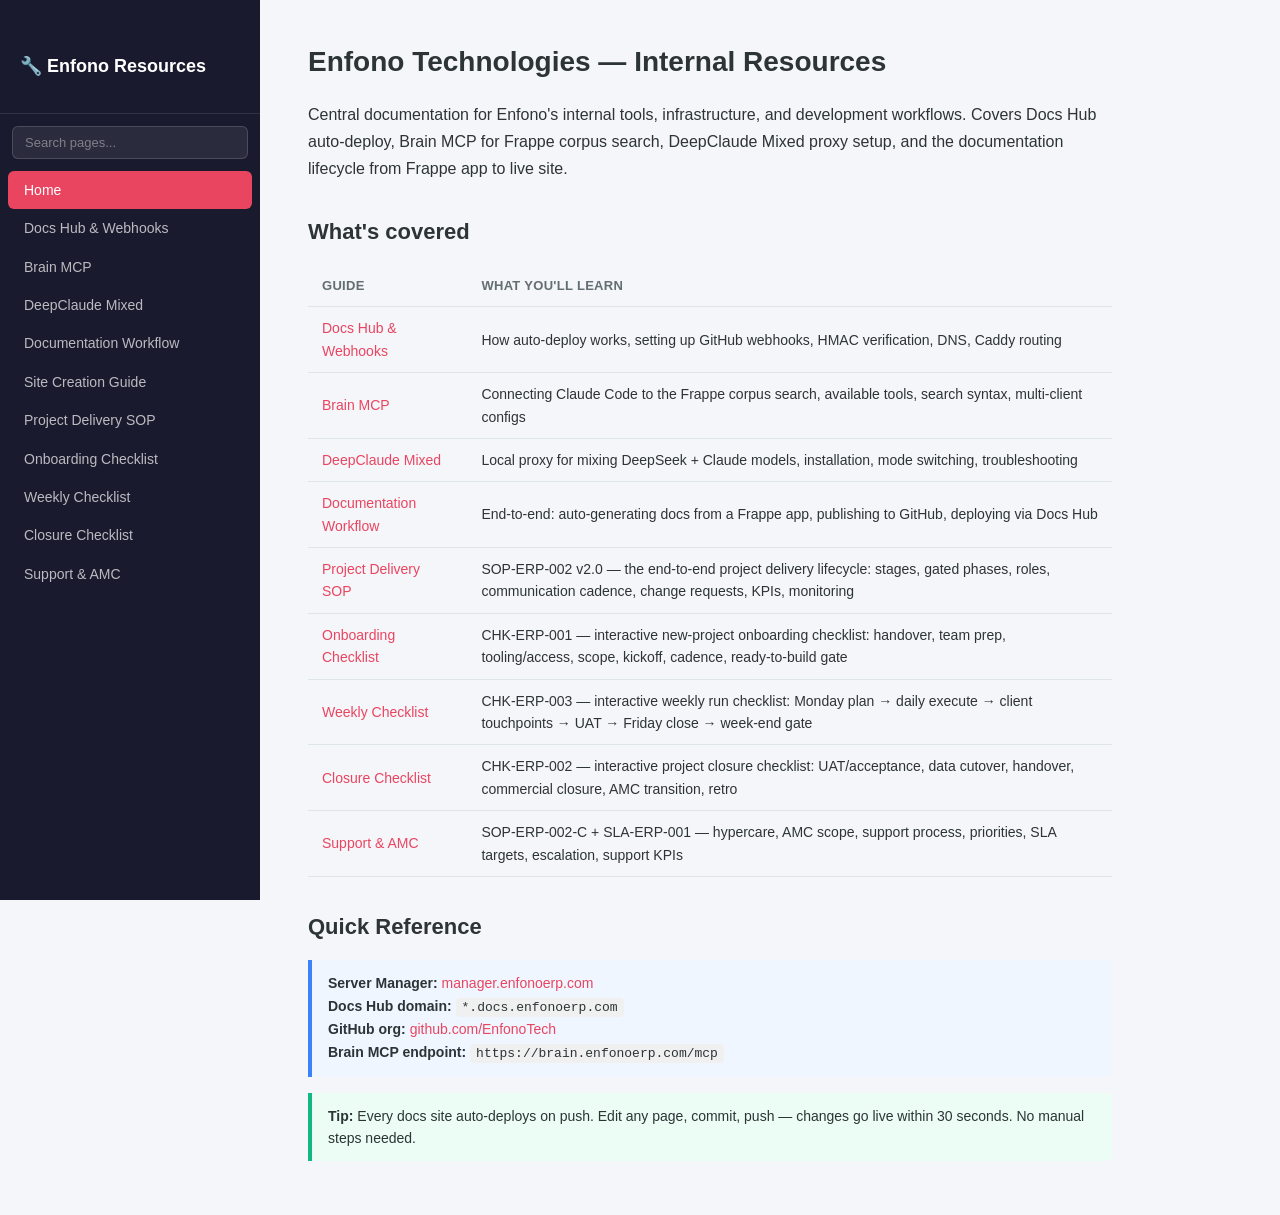
<file: index.html>
<!DOCTYPE html>
<html lang="en">
<head>
  <meta charset="UTF-8">
  <meta name="viewport" content="width=device-width, initial-scale=1.0">
  <title>Enfono Internal Resources</title>
  <link rel="stylesheet" href="css/style.css">
</head>
<body>
  <div class="layout">
    <nav class="sidebar" id="sidebar">
      <div class="sidebar-brand">
        <h2>🔧 Enfono Resources</h2>
      </div>
      <div class="sidebar-search">
        <input type="text" id="nav-search" placeholder="Search pages...">
      </div>
      <ul class="nav-list" id="nav-list">
        <li><a href="/" class="nav-link active">Home</a></li>
        <li><a href="pages/docs-hub-webhooks.html" class="nav-link">Docs Hub &amp; Webhooks</a></li>
        <li><a href="pages/brain-mcp.html" class="nav-link">Brain MCP</a></li>
        <li><a href="pages/deepclaude-mixed.html" class="nav-link">DeepClaude Mixed</a></li>
        <li><a href="pages/documentation-workflow.html" class="nav-link">Documentation Workflow</a></li>
        <li><a href="pages/server-manager-site-creation.html" class="nav-link">Site Creation Guide</a></li>
        <li><a href="pages/project-delivery-sop.html" class="nav-link">Project Delivery SOP</a></li>
        <li><a href="pages/project-onboarding-checklist.html" class="nav-link">Onboarding Checklist</a></li>
        <li><a href="pages/project-weekly-checklist.html" class="nav-link">Weekly Checklist</a></li>
        <li><a href="pages/project-closure-checklist.html" class="nav-link">Closure Checklist</a></li>
        <li><a href="pages/project-support-amc.html" class="nav-link">Support &amp; AMC</a></li>
      </ul>
    </nav>

    <main class="content">
      <h1>Enfono Technologies — Internal Resources</h1>
      <p>
        Central documentation for Enfono's internal tools, infrastructure, and development workflows.
        Covers Docs Hub auto-deploy, Brain MCP for Frappe corpus search, DeepClaude Mixed proxy setup, and the documentation lifecycle from Frappe app to live site.
      </p>

      <h2>What's covered</h2>

      <table>
        <thead>
          <tr><th>Guide</th><th>What you'll learn</th></tr>
        </thead>
        <tbody>
          <tr>
            <td><a href="pages/docs-hub-webhooks.html">Docs Hub &amp; Webhooks</a></td>
            <td>How auto-deploy works, setting up GitHub webhooks, HMAC verification, DNS, Caddy routing</td>
          </tr>
          <tr>
            <td><a href="pages/brain-mcp.html">Brain MCP</a></td>
            <td>Connecting Claude Code to the Frappe corpus search, available tools, search syntax, multi-client configs</td>
          </tr>
          <tr>
            <td><a href="pages/deepclaude-mixed.html">DeepClaude Mixed</a></td>
            <td>Local proxy for mixing DeepSeek + Claude models, installation, mode switching, troubleshooting</td>
          </tr>
          <tr>
            <td><a href="pages/documentation-workflow.html">Documentation Workflow</a></td>
            <td>End-to-end: auto-generating docs from a Frappe app, publishing to GitHub, deploying via Docs Hub</td>
          </tr>
          <tr>
            <td><a href="pages/project-delivery-sop.html">Project Delivery SOP</a></td>
            <td>SOP-ERP-002 v2.0 — the end-to-end project delivery lifecycle: stages, gated phases, roles, communication cadence, change requests, KPIs, monitoring</td>
          </tr>
          <tr>
            <td><a href="pages/project-onboarding-checklist.html">Onboarding Checklist</a></td>
            <td>CHK-ERP-001 — interactive new-project onboarding checklist: handover, team prep, tooling/access, scope, kickoff, cadence, ready-to-build gate</td>
          </tr>
          <tr>
            <td><a href="pages/project-weekly-checklist.html">Weekly Checklist</a></td>
            <td>CHK-ERP-003 — interactive weekly run checklist: Monday plan → daily execute → client touchpoints → UAT → Friday close → week-end gate</td>
          </tr>
          <tr>
            <td><a href="pages/project-closure-checklist.html">Closure Checklist</a></td>
            <td>CHK-ERP-002 — interactive project closure checklist: UAT/acceptance, data cutover, handover, commercial closure, AMC transition, retro</td>
          </tr>
          <tr>
            <td><a href="pages/project-support-amc.html">Support &amp; AMC</a></td>
            <td>SOP-ERP-002-C + SLA-ERP-001 — hypercare, AMC scope, support process, priorities, SLA targets, escalation, support KPIs</td>
          </tr>
        </tbody>
      </table>

      <h2>Quick Reference</h2>

      <div class="callout callout-info">
        <strong>Server Manager:</strong> <a href="https://manager.enfonoerp.com" target="_blank">manager.enfonoerp.com</a><br>
        <strong>Docs Hub domain:</strong> <code>*.docs.enfonoerp.com</code><br>
        <strong>GitHub org:</strong> <a href="https://github.com/EnfonoTech" target="_blank">github.com/EnfonoTech</a><br>
        <strong>Brain MCP endpoint:</strong> <code>https://brain.enfonoerp.com/mcp</code>
      </div>

      <div class="callout callout-tip">
        <strong>Tip:</strong> Every docs site auto-deploys on push. Edit any page, commit, push — changes go live within 30 seconds. No manual steps needed.
      </div>
    </main>
  </div>

  <script src="js/nav.js"></script>
</body>
</html>
</file>
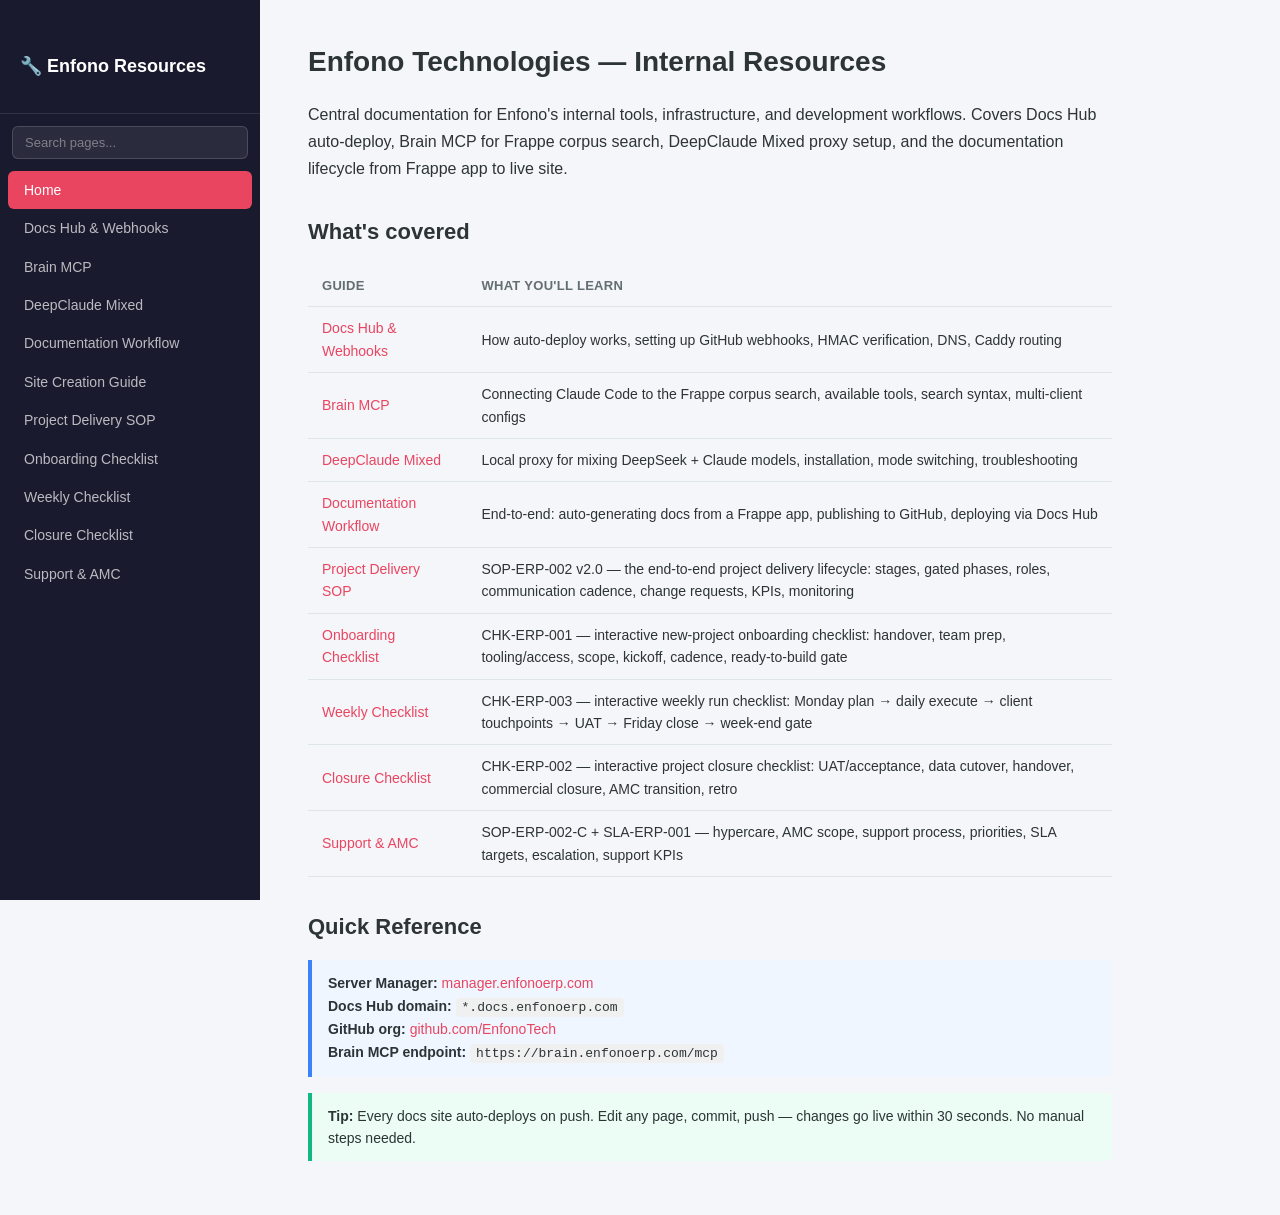
<file: pages/index.html>
<!DOCTYPE html>
<html lang="en">
<head>
  <meta charset="UTF-8">
  <meta http-equiv="refresh" content="0; url=/">
  <title>Redirecting...</title>
</head>
<body>
  <script>window.location.replace('/');</script>
</body>
</html>
</file>
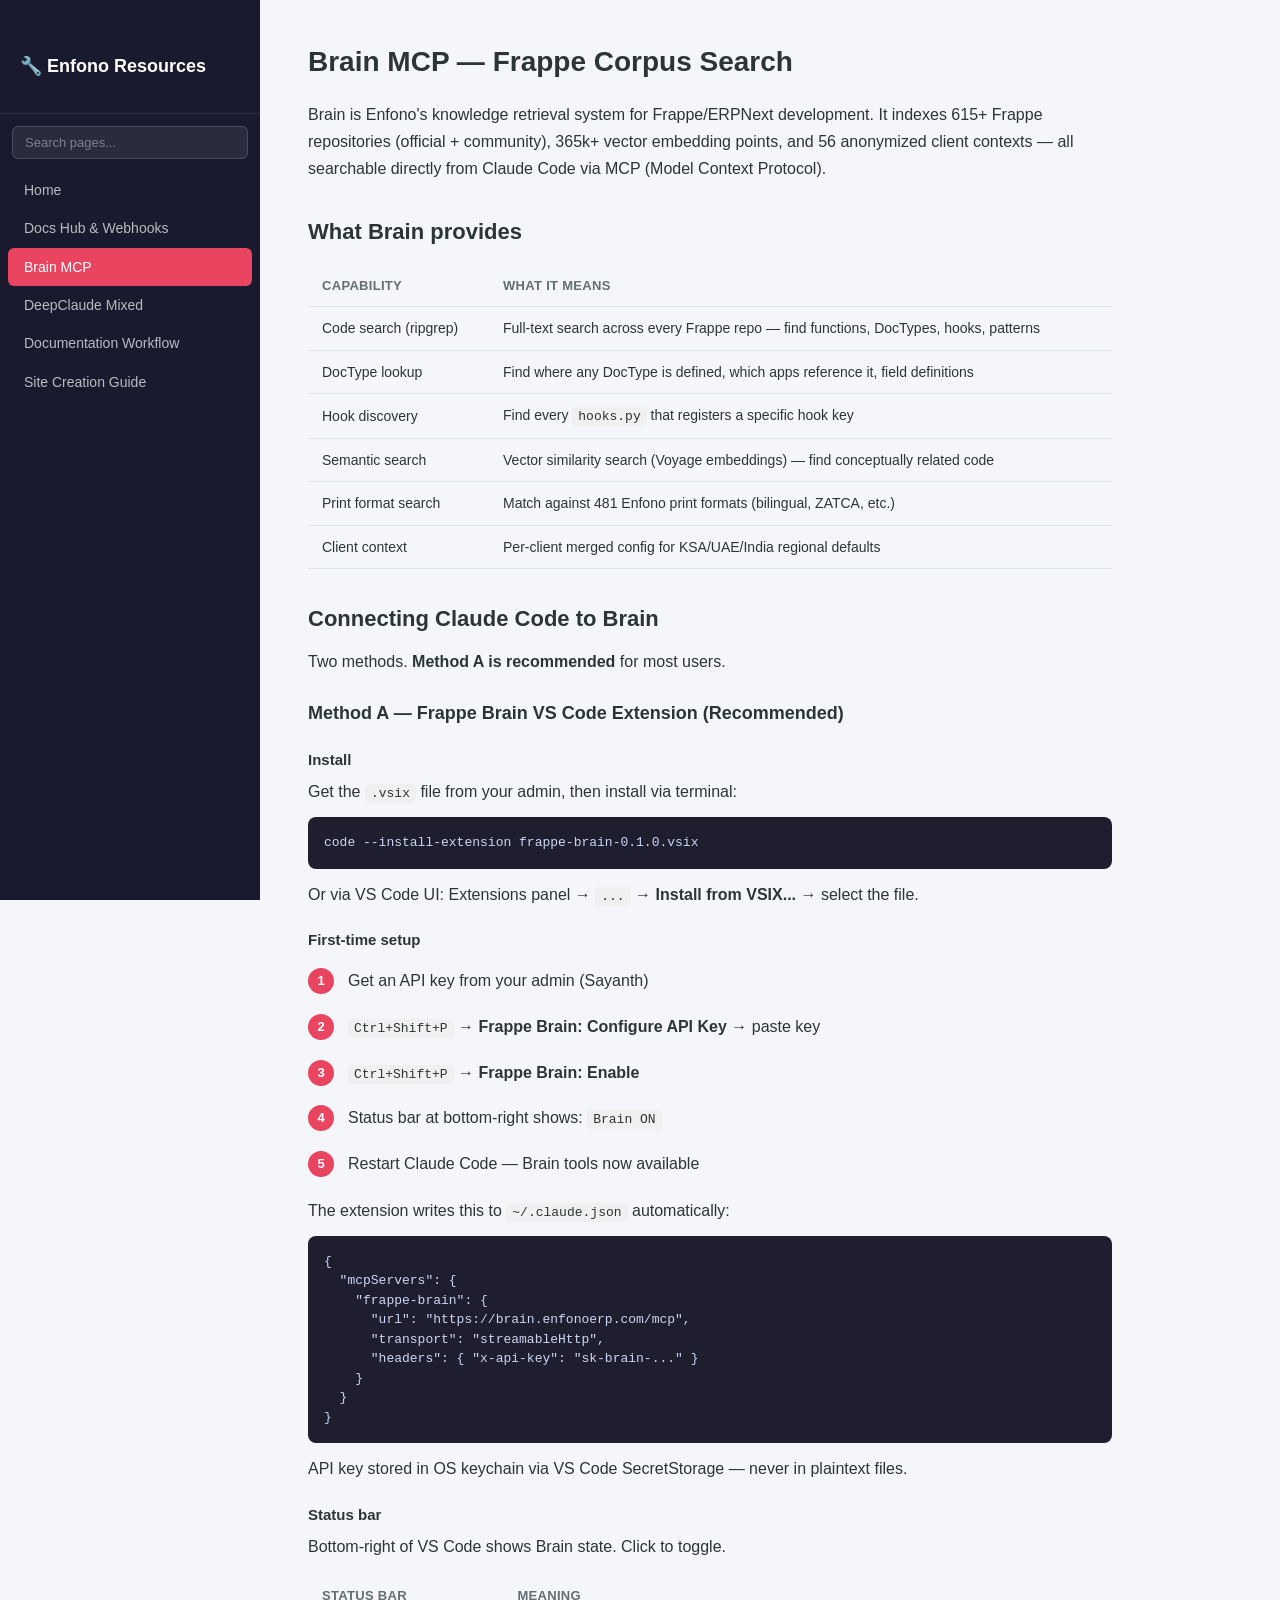
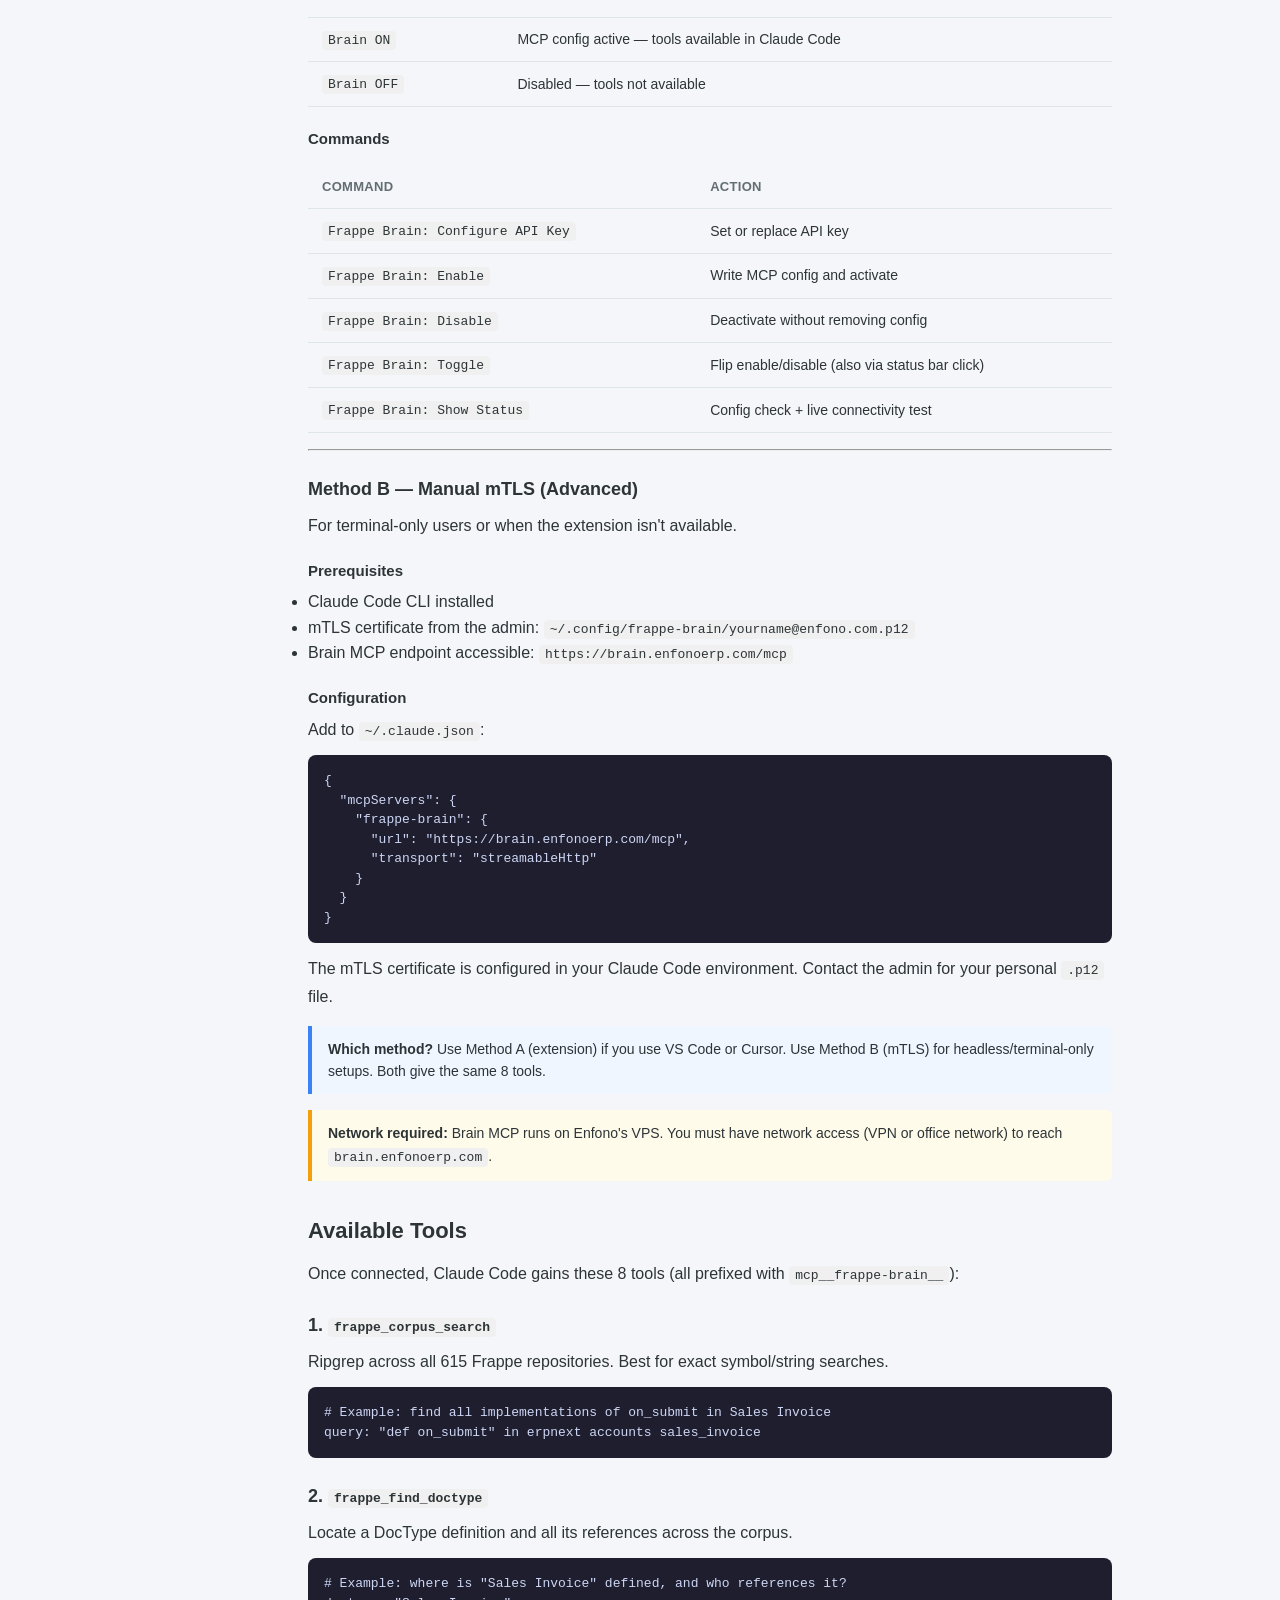
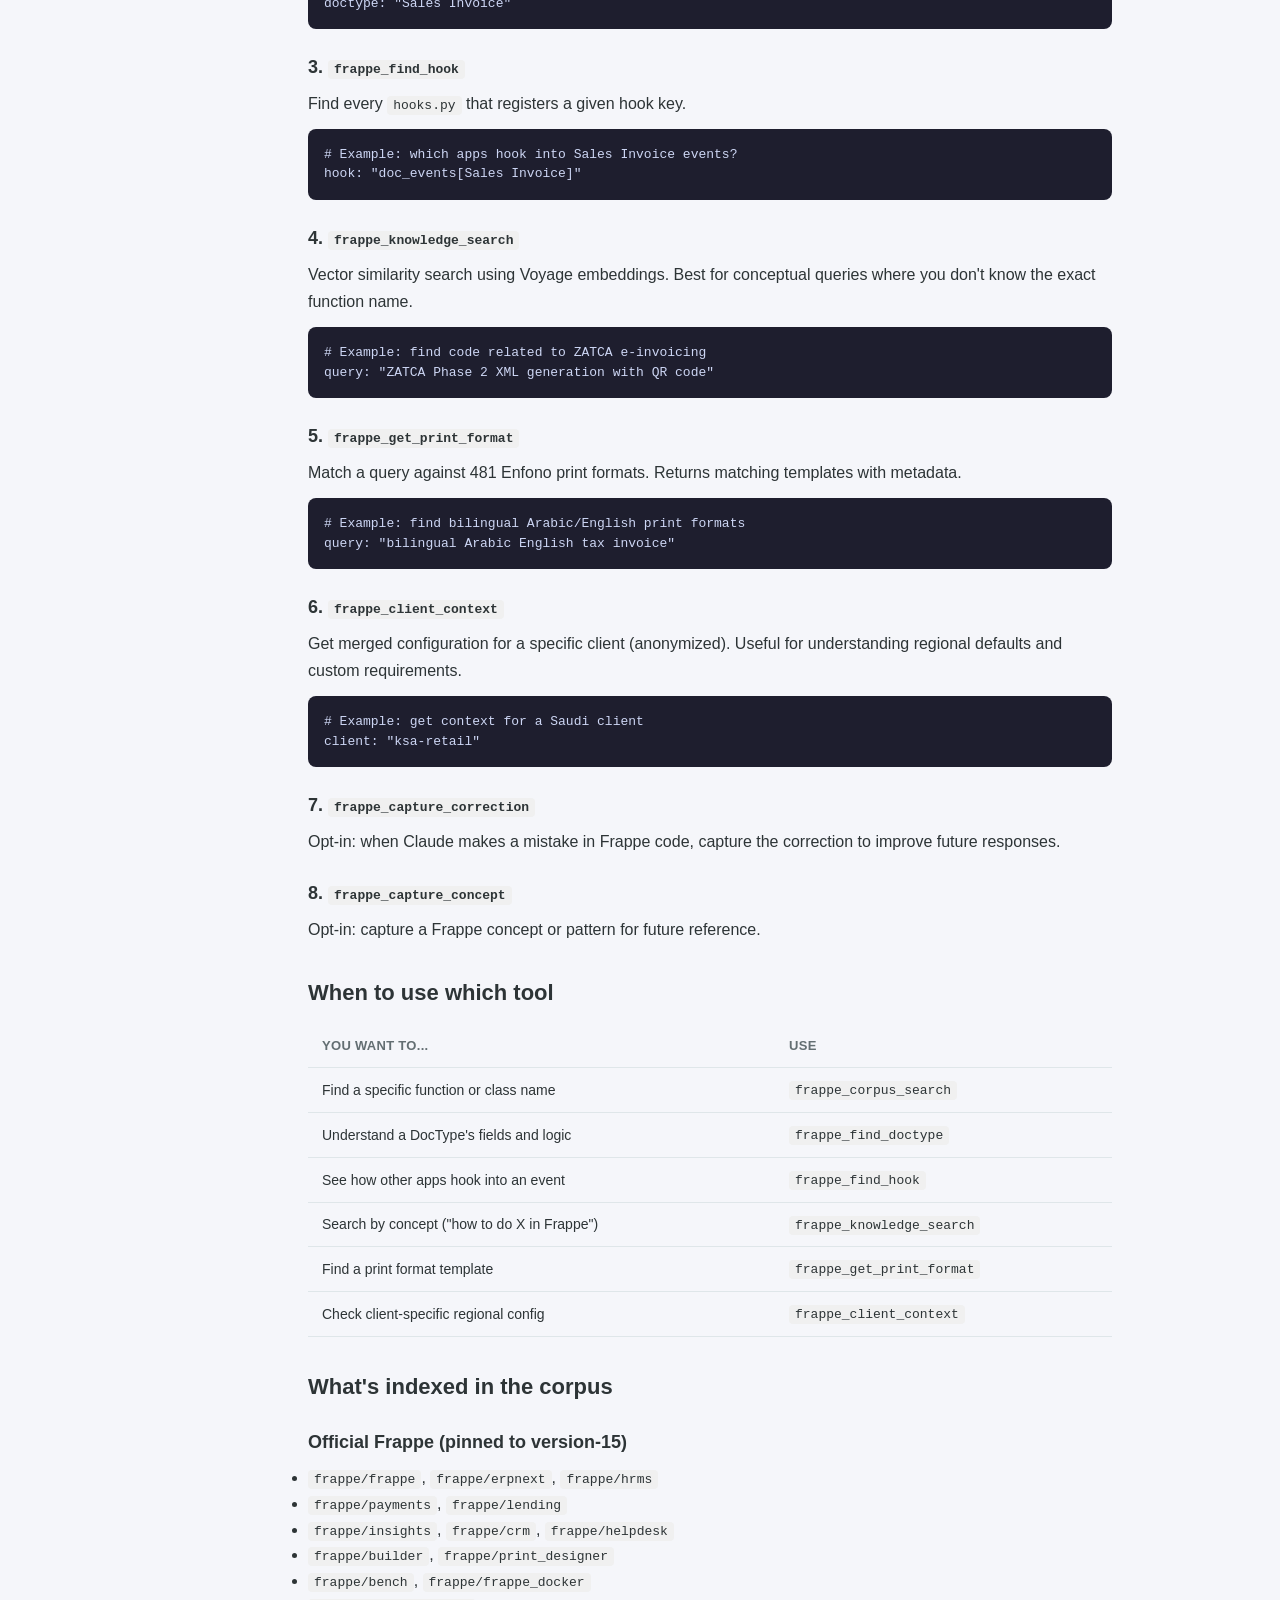
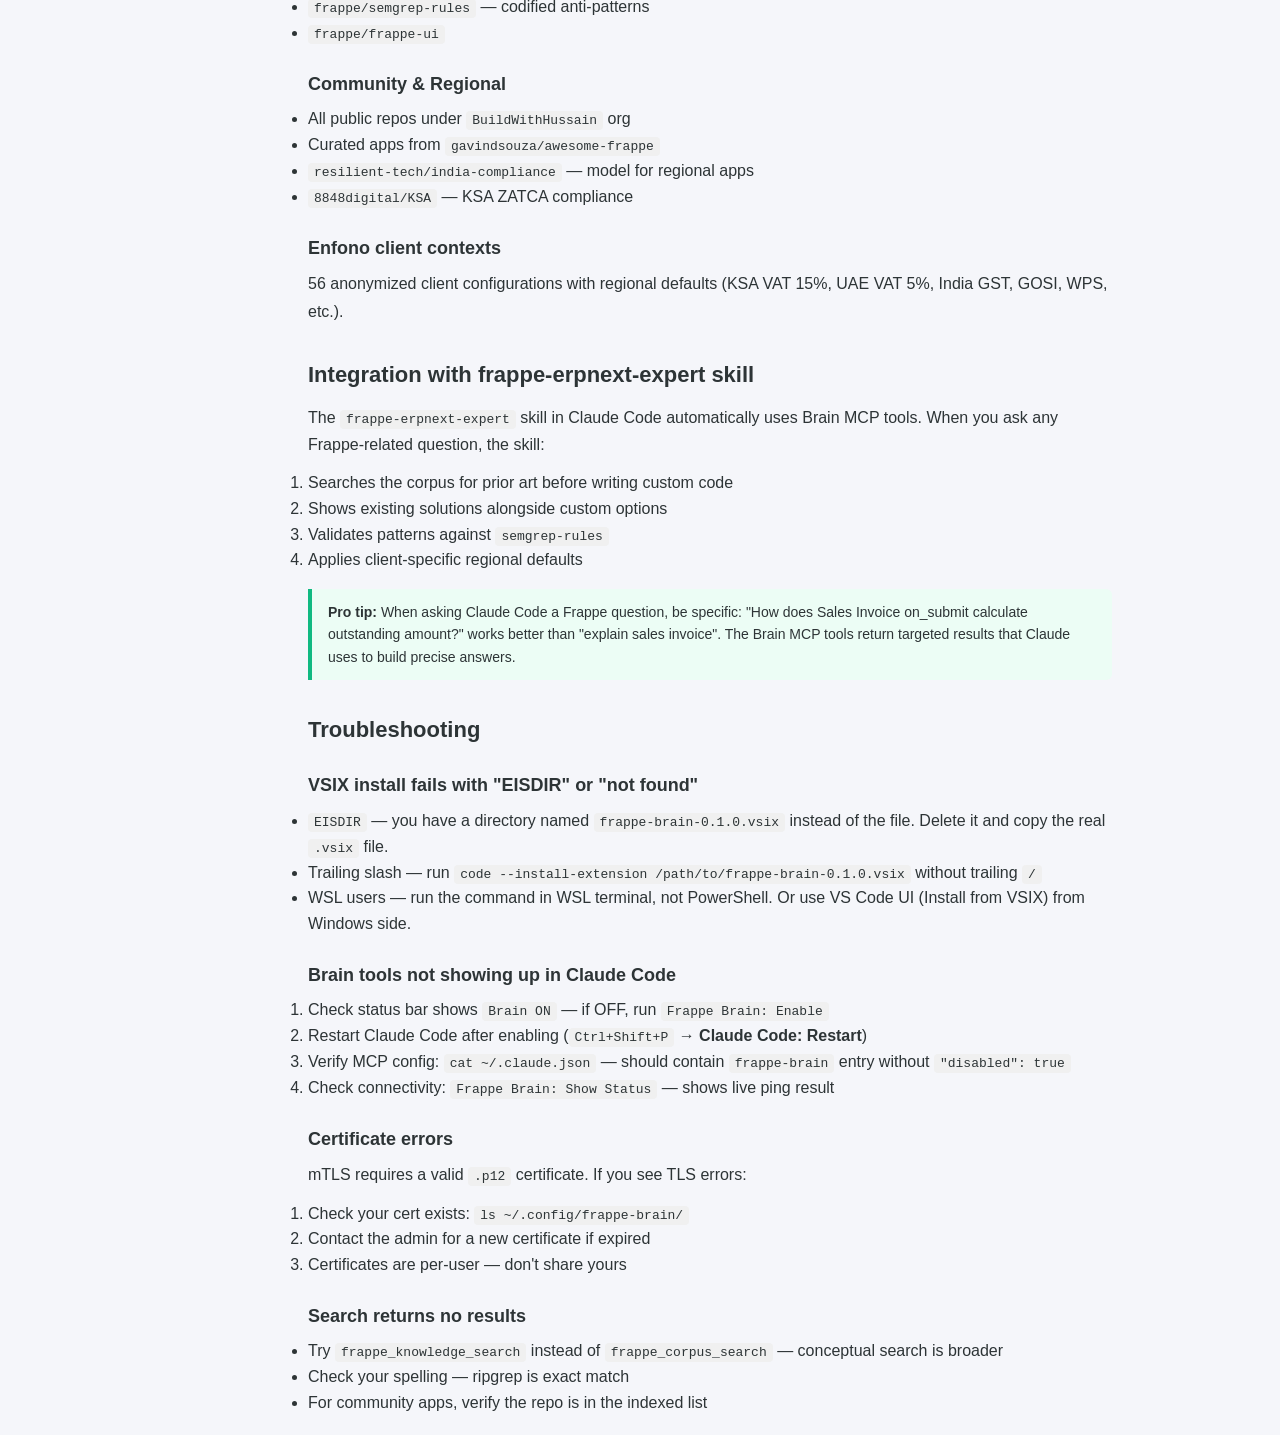
<file: pages/brain-mcp.html>
<!DOCTYPE html>
<html lang="en">
<head>
  <meta charset="UTF-8">
  <meta name="viewport" content="width=device-width, initial-scale=1.0">
  <title>Brain MCP — Enfono Resources</title>
  <link rel="stylesheet" href="../css/style.css">
</head>
<body>
  <div class="layout">
    <nav class="sidebar" id="sidebar">
      <div class="sidebar-brand">
        <h2>🔧 Enfono Resources</h2>
      </div>
      <div class="sidebar-search">
        <input type="text" id="nav-search" placeholder="Search pages...">
      </div>
      <ul class="nav-list" id="nav-list">
        <li><a href="/" class="nav-link">Home</a></li>
        <li><a href="docs-hub-webhooks.html" class="nav-link">Docs Hub &amp; Webhooks</a></li>
        <li><a href="brain-mcp.html" class="nav-link active">Brain MCP</a></li>
        <li><a href="deepclaude-mixed.html" class="nav-link">DeepClaude Mixed</a></li>
        <li><a href="documentation-workflow.html" class="nav-link">Documentation Workflow</a></li>
        <li><a href="server-manager-site-creation.html" class="nav-link">Site Creation Guide</a></li>
      </ul>
    </nav>

    <main class="content">
      <h1>Brain MCP — Frappe Corpus Search</h1>
      <p>
        Brain is Enfono's knowledge retrieval system for Frappe/ERPNext development. It indexes 615+ Frappe repositories
        (official + community), 365k+ vector embedding points, and 56 anonymized client contexts — all searchable
        directly from Claude Code via MCP (Model Context Protocol).
      </p>

      <h2>What Brain provides</h2>

      <table>
        <thead>
          <tr><th>Capability</th><th>What it means</th></tr>
        </thead>
        <tbody>
          <tr>
            <td>Code search (ripgrep)</td>
            <td>Full-text search across every Frappe repo — find functions, DocTypes, hooks, patterns</td>
          </tr>
          <tr>
            <td>DocType lookup</td>
            <td>Find where any DocType is defined, which apps reference it, field definitions</td>
          </tr>
          <tr>
            <td>Hook discovery</td>
            <td>Find every <code>hooks.py</code> that registers a specific hook key</td>
          </tr>
          <tr>
            <td>Semantic search</td>
            <td>Vector similarity search (Voyage embeddings) — find conceptually related code</td>
          </tr>
          <tr>
            <td>Print format search</td>
            <td>Match against 481 Enfono print formats (bilingual, ZATCA, etc.)</td>
          </tr>
          <tr>
            <td>Client context</td>
            <td>Per-client merged config for KSA/UAE/India regional defaults</td>
          </tr>
        </tbody>
      </table>

      <h2>Connecting Claude Code to Brain</h2>

      <p>Two methods. <strong>Method A is recommended</strong> for most users.</p>

      <h3>Method A — Frappe Brain VS Code Extension (Recommended)</h3>

      <h4>Install</h4>
      <p>Get the <code>.vsix</code> file from your admin, then install via terminal:</p>
      <pre><code>code --install-extension frappe-brain-0.1.0.vsix</code></pre>
      <p>Or via VS Code UI: Extensions panel → <code>...</code> → <strong>Install from VSIX...</strong> → select the file.</p>

      <h4>First-time setup</h4>
      <ol class="steps">
        <li>Get an API key from your admin (Sayanth)</li>
        <li><code>Ctrl+Shift+P</code> → <strong>Frappe Brain: Configure API Key</strong> → paste key</li>
        <li><code>Ctrl+Shift+P</code> → <strong>Frappe Brain: Enable</strong></li>
        <li>Status bar at bottom-right shows: <code>Brain ON</code></li>
        <li>Restart Claude Code — Brain tools now available</li>
      </ol>

      <p>The extension writes this to <code>~/.claude.json</code> automatically:</p>
      <pre><code>{
  "mcpServers": {
    "frappe-brain": {
      "url": "https://brain.enfonoerp.com/mcp",
      "transport": "streamableHttp",
      "headers": { "x-api-key": "sk-brain-..." }
    }
  }
}</code></pre>
      <p>API key stored in OS keychain via VS Code SecretStorage — never in plaintext files.</p>

      <h4>Status bar</h4>
      <p>Bottom-right of VS Code shows Brain state. Click to toggle.</p>
      <table>
        <thead><tr><th>Status bar</th><th>Meaning</th></tr></thead>
        <tbody>
          <tr><td><code>Brain ON</code></td><td>MCP config active — tools available in Claude Code</td></tr>
          <tr><td><code>Brain OFF</code></td><td>Disabled — tools not available</td></tr>
        </tbody>
      </table>

      <h4>Commands</h4>
      <table>
        <thead><tr><th>Command</th><th>Action</th></tr></thead>
        <tbody>
          <tr><td><code>Frappe Brain: Configure API Key</code></td><td>Set or replace API key</td></tr>
          <tr><td><code>Frappe Brain: Enable</code></td><td>Write MCP config and activate</td></tr>
          <tr><td><code>Frappe Brain: Disable</code></td><td>Deactivate without removing config</td></tr>
          <tr><td><code>Frappe Brain: Toggle</code></td><td>Flip enable/disable (also via status bar click)</td></tr>
          <tr><td><code>Frappe Brain: Show Status</code></td><td>Config check + live connectivity test</td></tr>
        </tbody>
      </table>

      <hr>

      <h3>Method B — Manual mTLS (Advanced)</h3>
      <p>For terminal-only users or when the extension isn't available.</p>

      <h4>Prerequisites</h4>
      <ul>
        <li>Claude Code CLI installed</li>
        <li>mTLS certificate from the admin: <code>~/.config/frappe-brain/yourname@enfono.com.p12</code></li>
        <li>Brain MCP endpoint accessible: <code>https://brain.enfonoerp.com/mcp</code></li>
      </ul>

      <h4>Configuration</h4>
      <p>Add to <code>~/.claude.json</code>:</p>
      <pre><code>{
  "mcpServers": {
    "frappe-brain": {
      "url": "https://brain.enfonoerp.com/mcp",
      "transport": "streamableHttp"
    }
  }
}</code></pre>
      <p>The mTLS certificate is configured in your Claude Code environment. Contact the admin for your personal <code>.p12</code> file.</p>

      <div class="callout callout-info">
        <strong>Which method?</strong> Use Method A (extension) if you use VS Code or Cursor. Use Method B (mTLS) for headless/terminal-only setups. Both give the same 8 tools.
      </div>

      <div class="callout callout-warning">
        <strong>Network required:</strong> Brain MCP runs on Enfono's VPS. You must have network access (VPN or office network) to reach <code>brain.enfonoerp.com</code>.
      </div>

      <h2>Available Tools</h2>

      <p>Once connected, Claude Code gains these 8 tools (all prefixed with <code>mcp__frappe-brain__</code>):</p>

      <h3>1. <code>frappe_corpus_search</code></h3>
      <p>Ripgrep across all 615 Frappe repositories. Best for exact symbol/string searches.</p>
      <pre><code># Example: find all implementations of on_submit in Sales Invoice
query: "def on_submit" in erpnext accounts sales_invoice</code></pre>

      <h3>2. <code>frappe_find_doctype</code></h3>
      <p>Locate a DocType definition and all its references across the corpus.</p>
      <pre><code># Example: where is "Sales Invoice" defined, and who references it?
doctype: "Sales Invoice"</code></pre>

      <h3>3. <code>frappe_find_hook</code></h3>
      <p>Find every <code>hooks.py</code> that registers a given hook key.</p>
      <pre><code># Example: which apps hook into Sales Invoice events?
hook: "doc_events[Sales Invoice]"</code></pre>

      <h3>4. <code>frappe_knowledge_search</code></h3>
      <p>Vector similarity search using Voyage embeddings. Best for conceptual queries where you don't know the exact function name.</p>
      <pre><code># Example: find code related to ZATCA e-invoicing
query: "ZATCA Phase 2 XML generation with QR code"</code></pre>

      <h3>5. <code>frappe_get_print_format</code></h3>
      <p>Match a query against 481 Enfono print formats. Returns matching templates with metadata.</p>
      <pre><code># Example: find bilingual Arabic/English print formats
query: "bilingual Arabic English tax invoice"</code></pre>

      <h3>6. <code>frappe_client_context</code></h3>
      <p>Get merged configuration for a specific client (anonymized). Useful for understanding regional defaults and custom requirements.</p>
      <pre><code># Example: get context for a Saudi client
client: "ksa-retail"</code></pre>

      <h3>7. <code>frappe_capture_correction</code></h3>
      <p>Opt-in: when Claude makes a mistake in Frappe code, capture the correction to improve future responses.</p>

      <h3>8. <code>frappe_capture_concept</code></h3>
      <p>Opt-in: capture a Frappe concept or pattern for future reference.</p>

      <h2>When to use which tool</h2>

      <table>
        <thead>
          <tr><th>You want to...</th><th>Use</th></tr>
        </thead>
        <tbody>
          <tr><td>Find a specific function or class name</td><td><code>frappe_corpus_search</code></td></tr>
          <tr><td>Understand a DocType's fields and logic</td><td><code>frappe_find_doctype</code></td></tr>
          <tr><td>See how other apps hook into an event</td><td><code>frappe_find_hook</code></td></tr>
          <tr><td>Search by concept ("how to do X in Frappe")</td><td><code>frappe_knowledge_search</code></td></tr>
          <tr><td>Find a print format template</td><td><code>frappe_get_print_format</code></td></tr>
          <tr><td>Check client-specific regional config</td><td><code>frappe_client_context</code></td></tr>
        </tbody>
      </table>

      <h2>What's indexed in the corpus</h2>

      <h3>Official Frappe (pinned to version-15)</h3>
      <ul>
        <li><code>frappe/frappe</code>, <code>frappe/erpnext</code>, <code>frappe/hrms</code></li>
        <li><code>frappe/payments</code>, <code>frappe/lending</code></li>
        <li><code>frappe/insights</code>, <code>frappe/crm</code>, <code>frappe/helpdesk</code></li>
        <li><code>frappe/builder</code>, <code>frappe/print_designer</code></li>
        <li><code>frappe/bench</code>, <code>frappe/frappe_docker</code></li>
        <li><code>frappe/semgrep-rules</code> — codified anti-patterns</li>
        <li><code>frappe/frappe-ui</code></li>
      </ul>

      <h3>Community &amp; Regional</h3>
      <ul>
        <li>All public repos under <code>BuildWithHussain</code> org</li>
        <li>Curated apps from <code>gavindsouza/awesome-frappe</code></li>
        <li><code>resilient-tech/india-compliance</code> — model for regional apps</li>
        <li><code>8848digital/KSA</code> — KSA ZATCA compliance</li>
      </ul>

      <h3>Enfono client contexts</h3>
      <p>56 anonymized client configurations with regional defaults (KSA VAT 15%, UAE VAT 5%, India GST, GOSI, WPS, etc.).</p>

      <h2>Integration with frappe-erpnext-expert skill</h2>

      <p>The <code>frappe-erpnext-expert</code> skill in Claude Code automatically uses Brain MCP tools. When you ask any Frappe-related question, the skill:</p>
      <ol>
        <li>Searches the corpus for prior art before writing custom code</li>
        <li>Shows existing solutions alongside custom options</li>
        <li>Validates patterns against <code>semgrep-rules</code></li>
        <li>Applies client-specific regional defaults</li>
      </ol>

      <div class="callout callout-tip">
        <strong>Pro tip:</strong> When asking Claude Code a Frappe question, be specific: "How does Sales Invoice on_submit calculate outstanding amount?" works better than "explain sales invoice". The Brain MCP tools return targeted results that Claude uses to build precise answers.
      </div>

      <h2>Troubleshooting</h2>

      <h3>VSIX install fails with "EISDIR" or "not found"</h3>
      <ul>
        <li><code>EISDIR</code> — you have a directory named <code>frappe-brain-0.1.0.vsix</code> instead of the file. Delete it and copy the real <code>.vsix</code> file.</li>
        <li>Trailing slash — run <code>code --install-extension /path/to/frappe-brain-0.1.0.vsix</code> without trailing <code>/</code></li>
        <li>WSL users — run the command in WSL terminal, not PowerShell. Or use VS Code UI (Install from VSIX) from Windows side.</li>
      </ul>

      <h3>Brain tools not showing up in Claude Code</h3>
      <ol>
        <li>Check status bar shows <code>Brain ON</code> — if OFF, run <code>Frappe Brain: Enable</code></li>
        <li>Restart Claude Code after enabling (<code>Ctrl+Shift+P</code> → <strong>Claude Code: Restart</strong>)</li>
        <li>Verify MCP config: <code>cat ~/.claude.json</code> — should contain <code>frappe-brain</code> entry without <code>"disabled": true</code></li>
        <li>Check connectivity: <code>Frappe Brain: Show Status</code> — shows live ping result</li>
      </ol>

      <h3>Certificate errors</h3>
      <p>mTLS requires a valid <code>.p12</code> certificate. If you see TLS errors:</p>
      <ol>
        <li>Check your cert exists: <code>ls ~/.config/frappe-brain/</code></li>
        <li>Contact the admin for a new certificate if expired</li>
        <li>Certificates are per-user — don't share yours</li>
      </ol>

      <h3>Search returns no results</h3>
      <ul>
        <li>Try <code>frappe_knowledge_search</code> instead of <code>frappe_corpus_search</code> — conceptual search is broader</li>
        <li>Check your spelling — ripgrep is exact match</li>
        <li>For community apps, verify the repo is in the indexed list</li>
      </ul>
    </main>
  </div>

  <script src="../js/nav.js"></script>
</body>
</html>
</file>
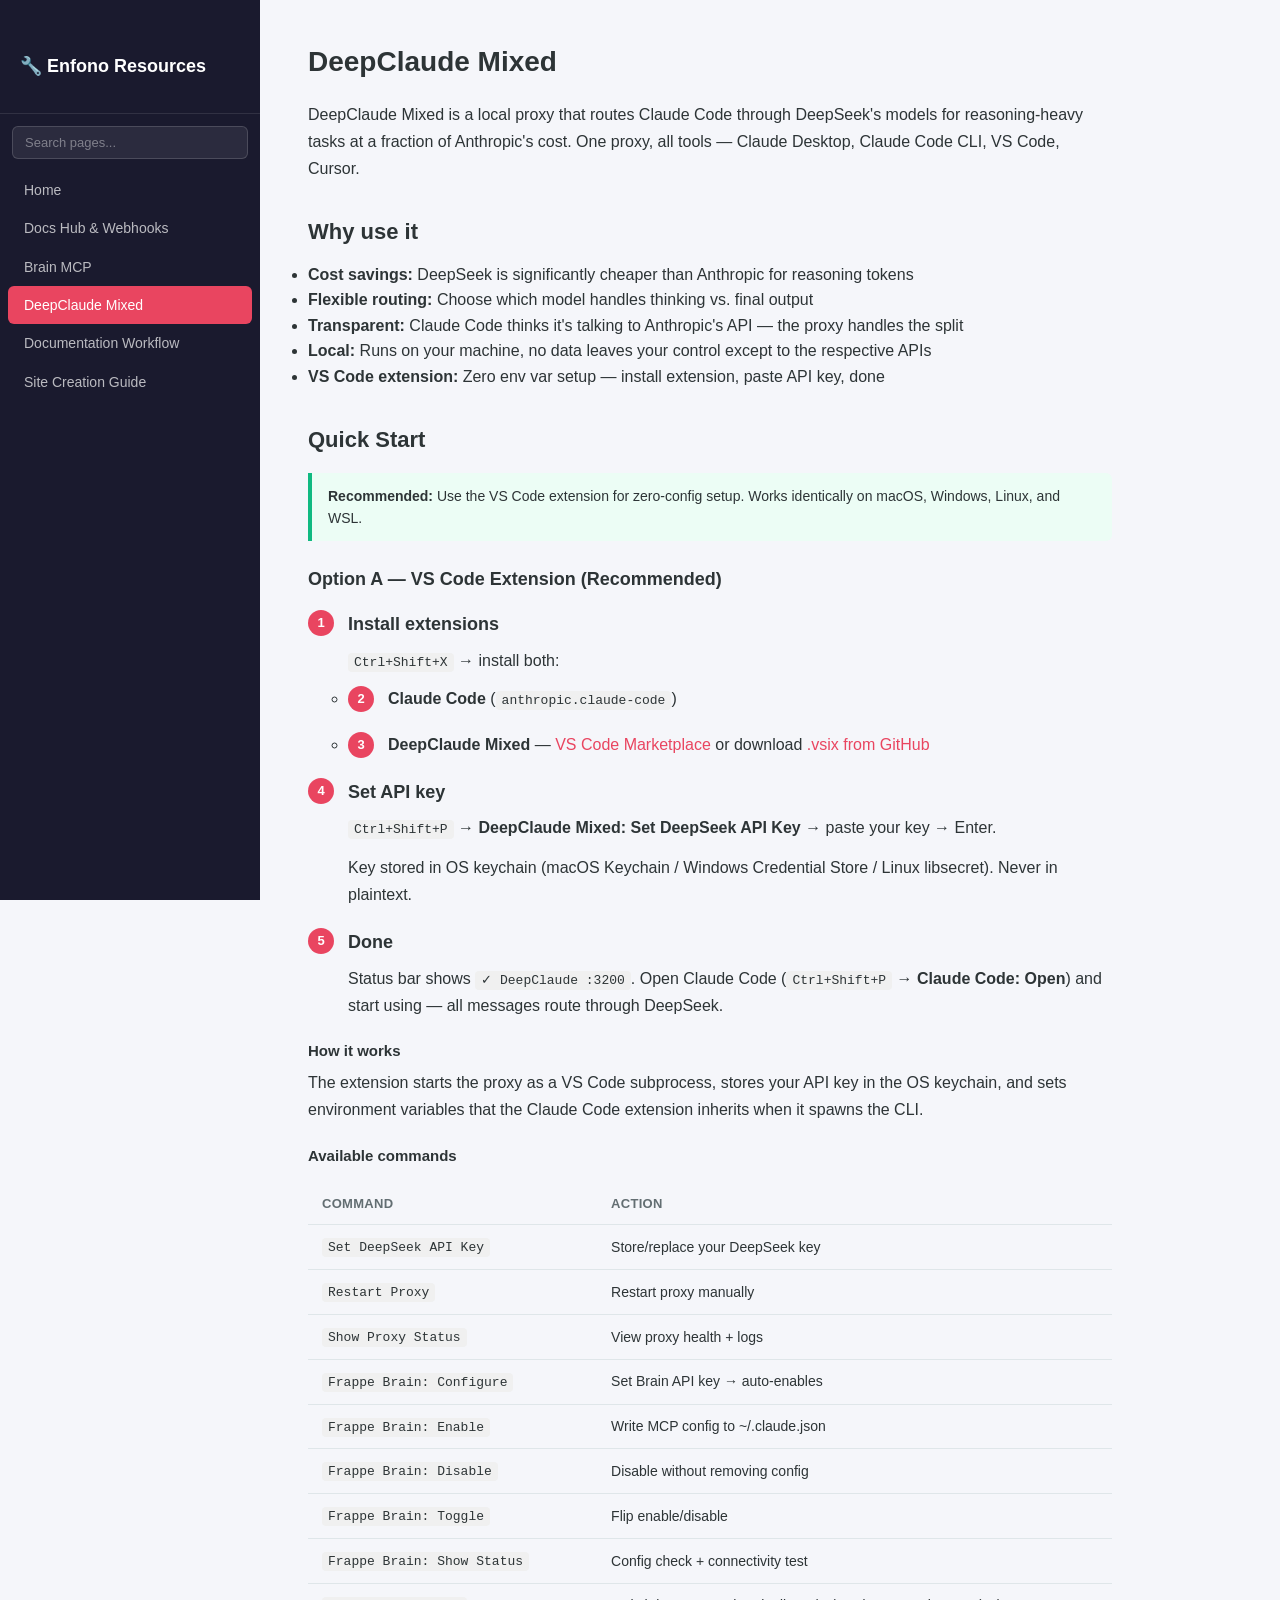
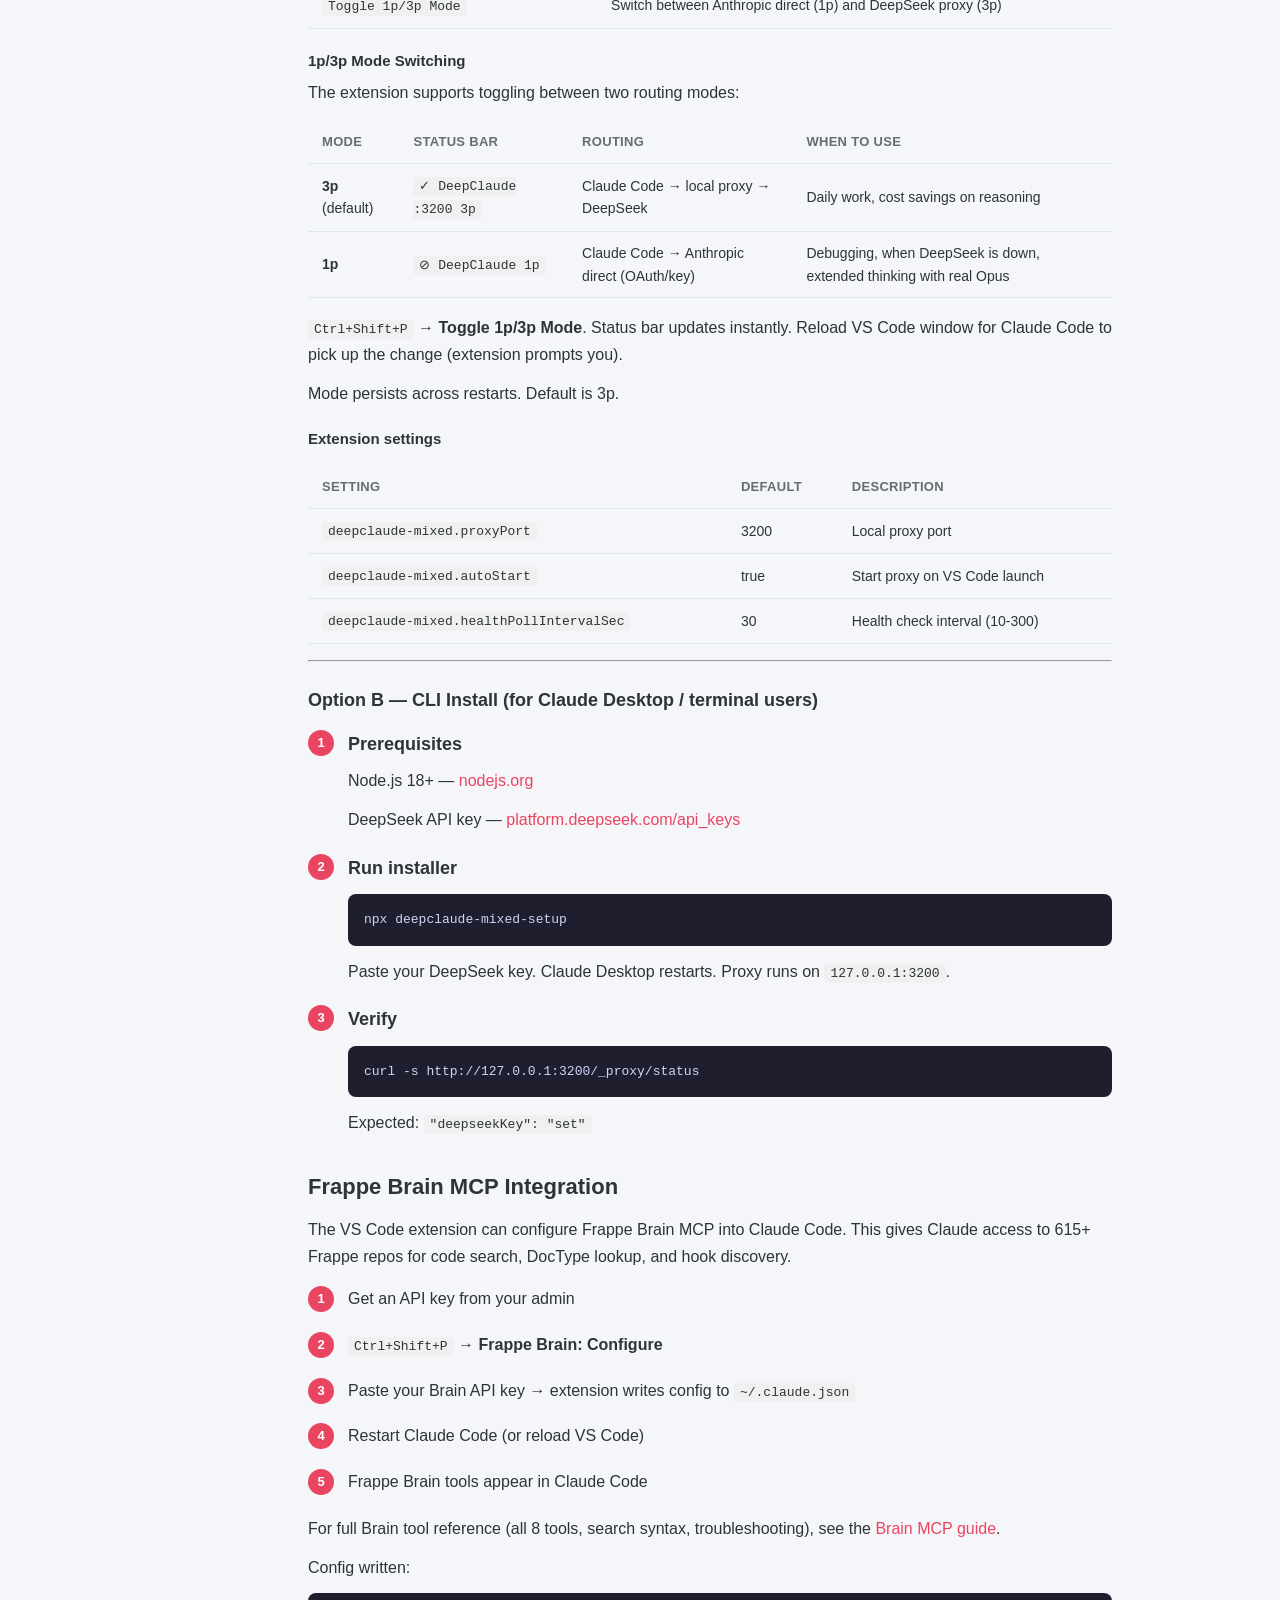
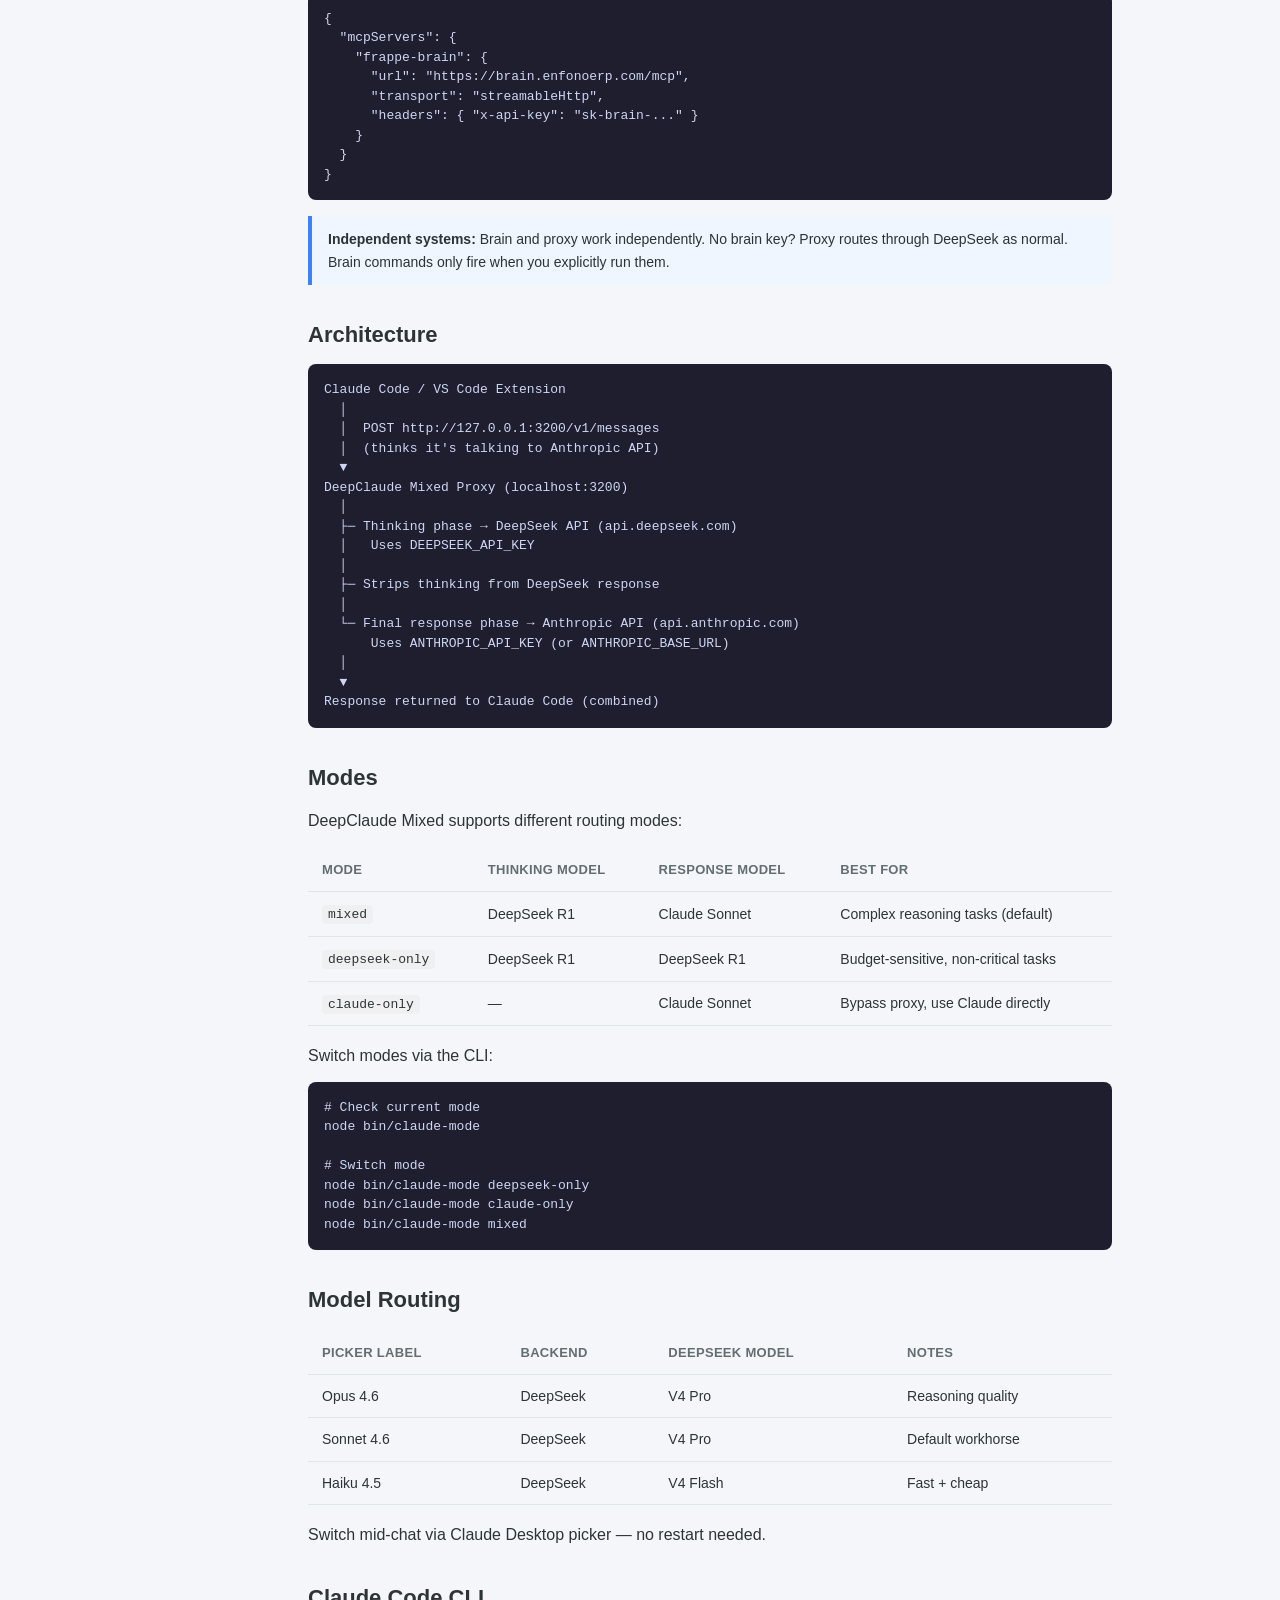
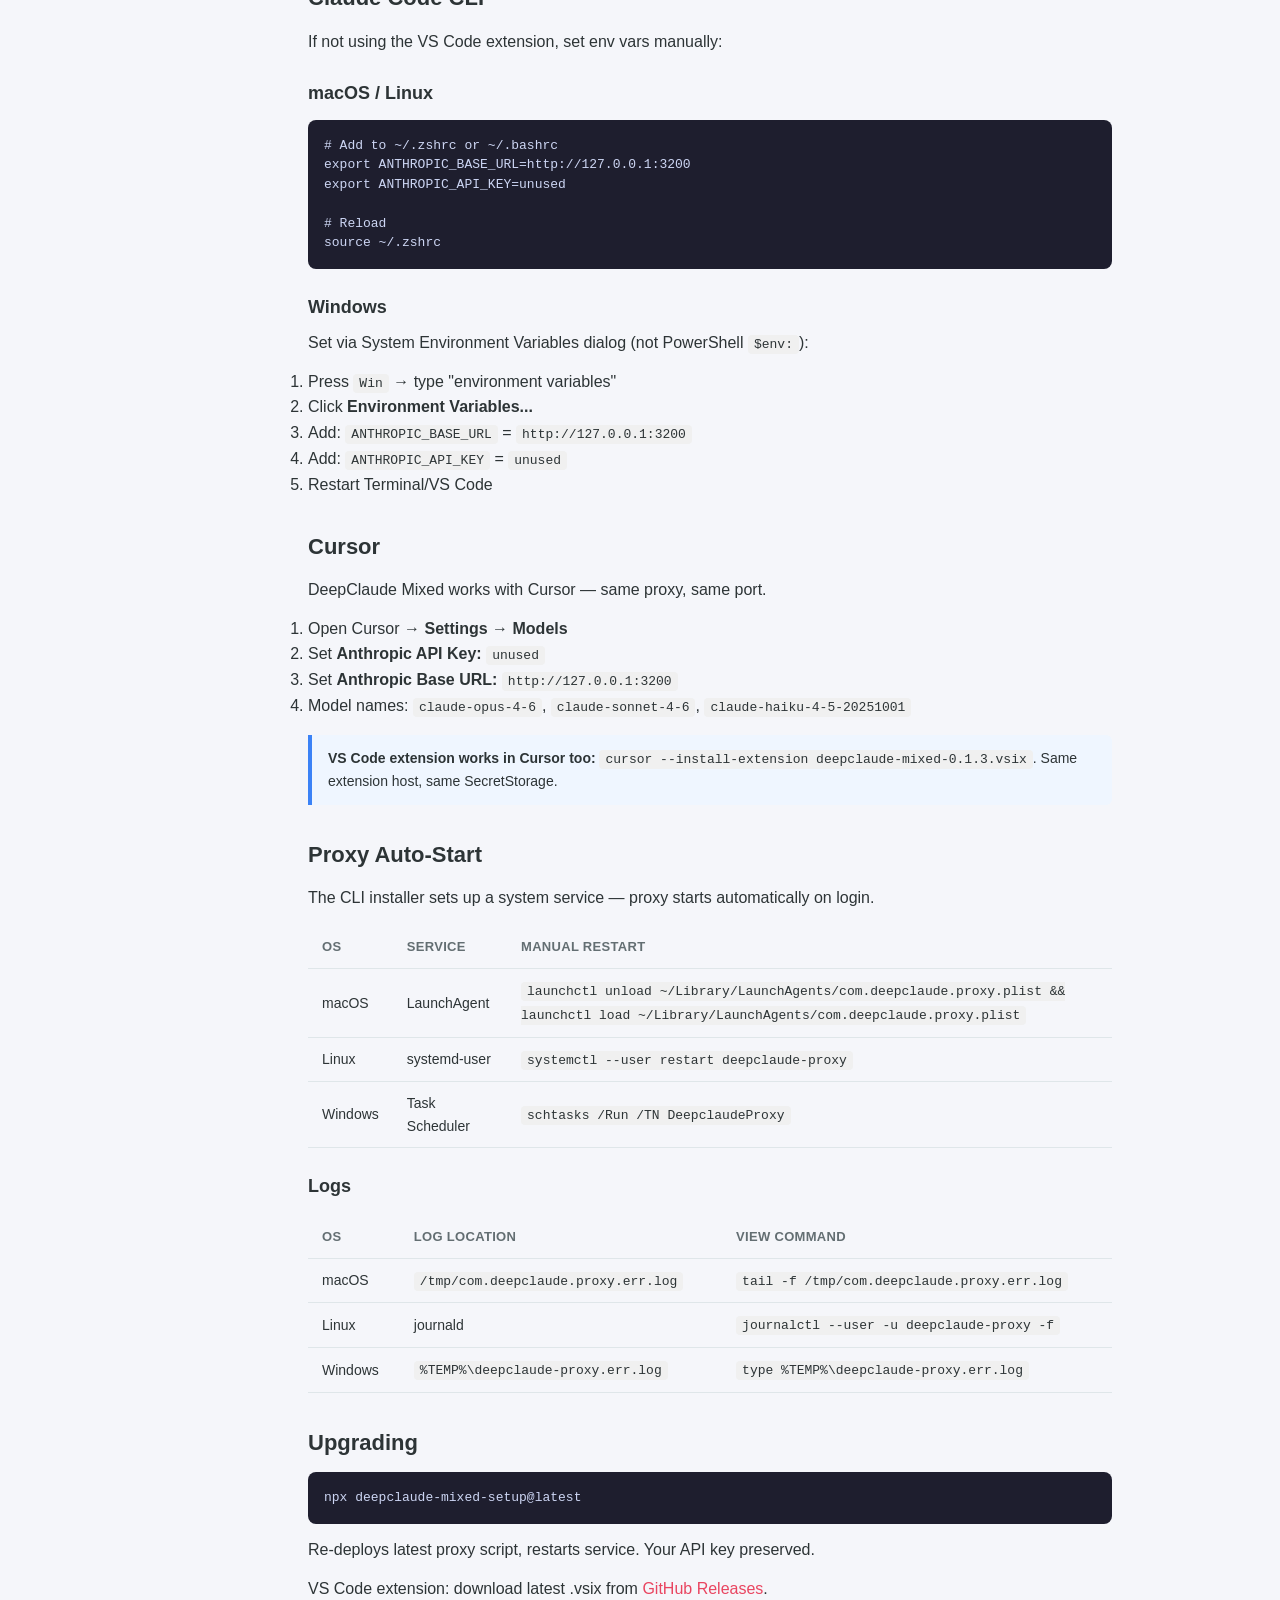
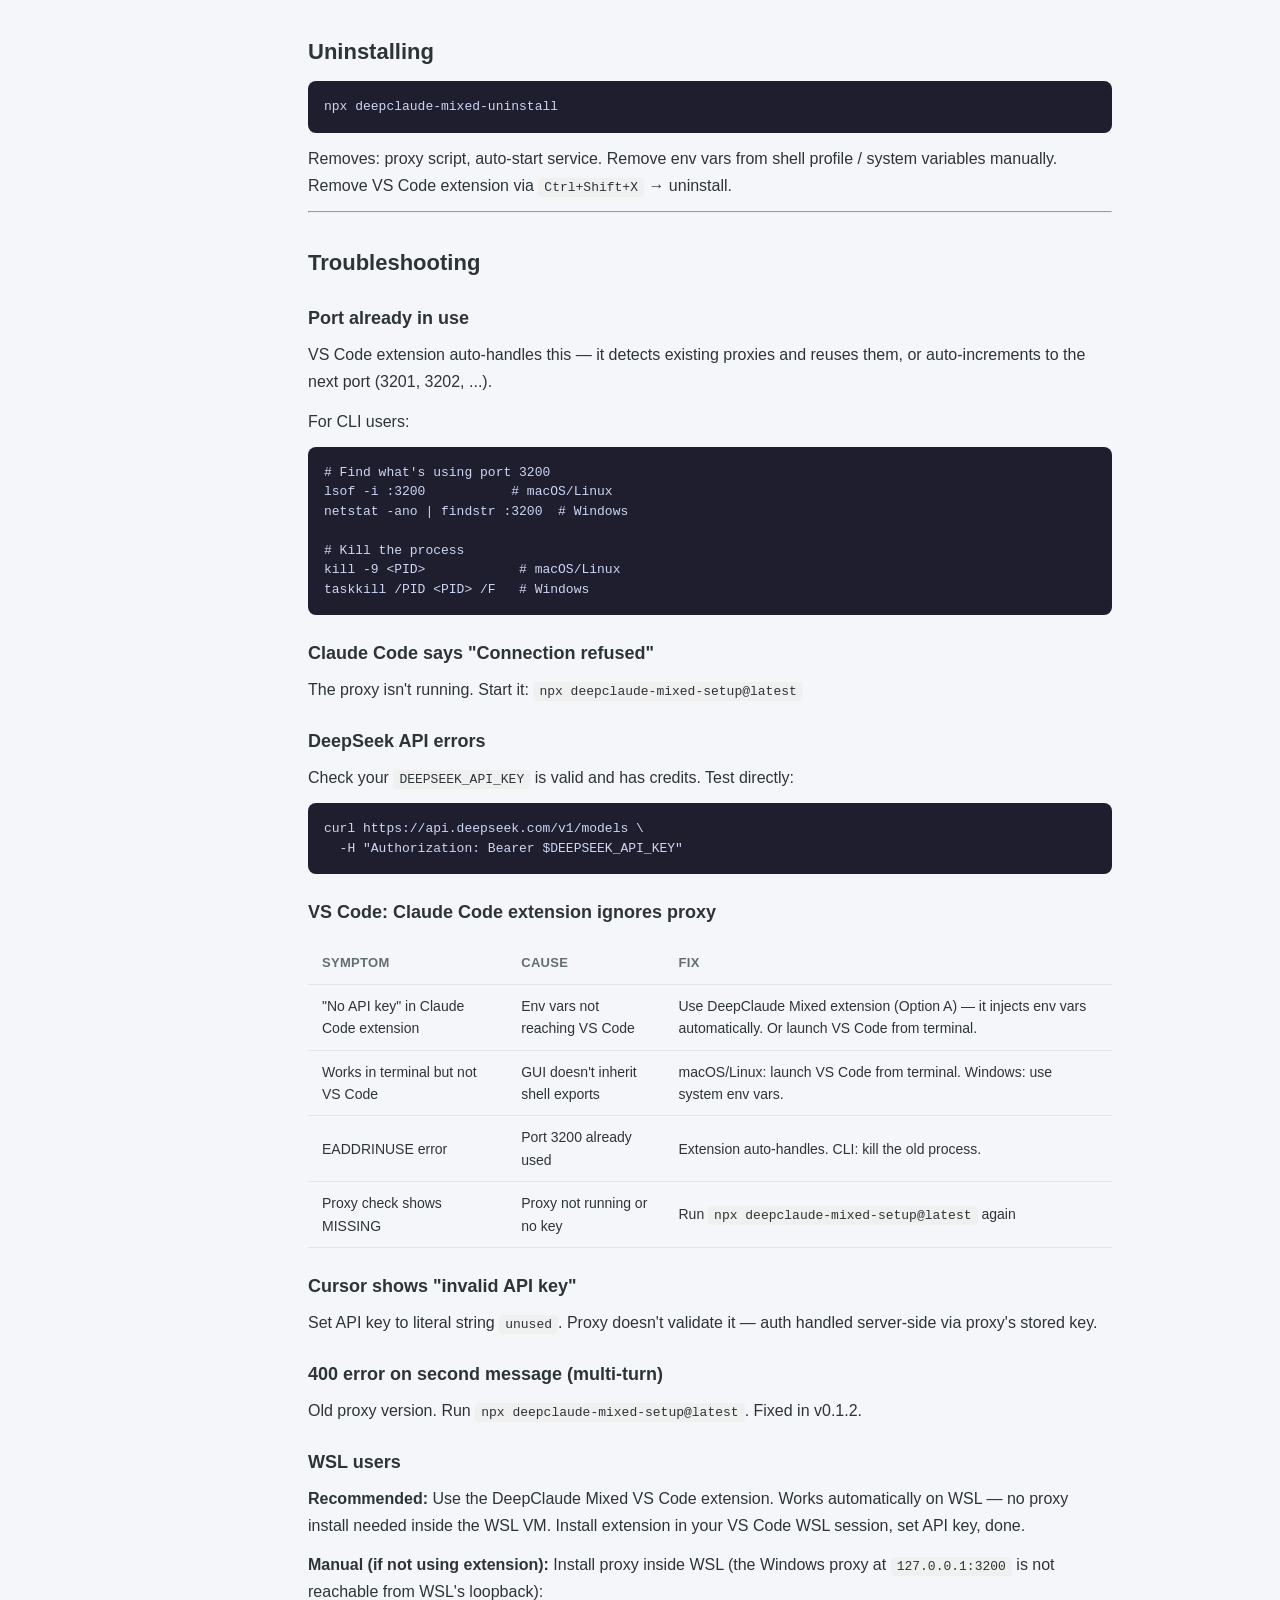
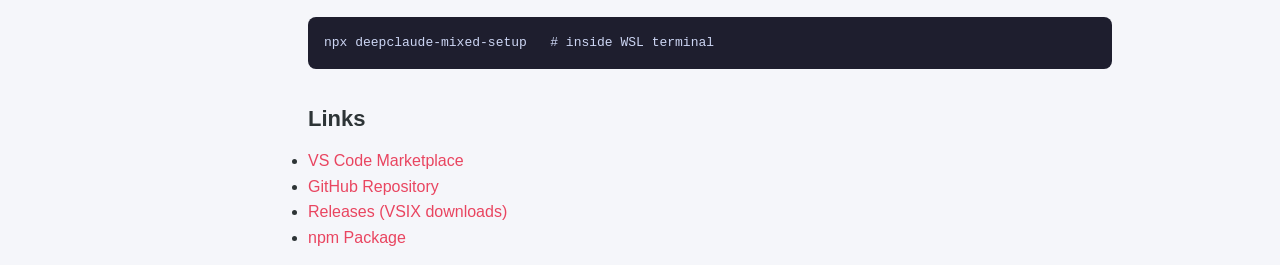
<file: pages/deepclaude-mixed.html>
<!DOCTYPE html>
<html lang="en">
<head>
  <meta charset="UTF-8">
  <meta name="viewport" content="width=device-width, initial-scale=1.0">
  <title>DeepClaude Mixed — Enfono Resources</title>
  <link rel="stylesheet" href="../css/style.css">
</head>
<body>
  <div class="layout">
    <nav class="sidebar" id="sidebar">
      <div class="sidebar-brand">
        <h2>🔧 Enfono Resources</h2>
      </div>
      <div class="sidebar-search">
        <input type="text" id="nav-search" placeholder="Search pages...">
      </div>
      <ul class="nav-list" id="nav-list">
        <li><a href="/" class="nav-link">Home</a></li>
        <li><a href="docs-hub-webhooks.html" class="nav-link">Docs Hub &amp; Webhooks</a></li>
        <li><a href="brain-mcp.html" class="nav-link">Brain MCP</a></li>
        <li><a href="deepclaude-mixed.html" class="nav-link active">DeepClaude Mixed</a></li>
        <li><a href="documentation-workflow.html" class="nav-link">Documentation Workflow</a></li>
        <li><a href="server-manager-site-creation.html" class="nav-link">Site Creation Guide</a></li>
      </ul>
    </nav>

    <main class="content">
      <h1>DeepClaude Mixed</h1>
      <p>
        DeepClaude Mixed is a local proxy that routes Claude Code through DeepSeek's models
        for reasoning-heavy tasks at a fraction of Anthropic's cost. One proxy, all tools — Claude Desktop,
        Claude Code CLI, VS Code, Cursor.
      </p>

      <h2>Why use it</h2>
      <ul>
        <li><strong>Cost savings:</strong> DeepSeek is significantly cheaper than Anthropic for reasoning tokens</li>
        <li><strong>Flexible routing:</strong> Choose which model handles thinking vs. final output</li>
        <li><strong>Transparent:</strong> Claude Code thinks it's talking to Anthropic's API — the proxy handles the split</li>
        <li><strong>Local:</strong> Runs on your machine, no data leaves your control except to the respective APIs</li>
        <li><strong>VS Code extension:</strong> Zero env var setup — install extension, paste API key, done</li>
      </ul>

      <h2>Quick Start</h2>

      <div class="callout callout-tip">
        <strong>Recommended:</strong> Use the VS Code extension for zero-config setup. Works identically on macOS, Windows, Linux, and WSL.
      </div>

      <h3>Option A — VS Code Extension (Recommended)</h3>
      <ol class="steps">
        <li>
          <h3>Install extensions</h3>
          <p><code>Ctrl+Shift+X</code> → install both:</p>
          <ul>
            <li><strong>Claude Code</strong> (<code>anthropic.claude-code</code>)</li>
            <li><strong>DeepClaude Mixed</strong> — <a href="https://marketplace.visualstudio.com/items?itemName=ENfono.deepclaude-mixed" target="_blank">VS Code Marketplace</a> or download <a href="https://github.com/sayanthns/deepclaude-mixed/releases/latest" target="_blank">.vsix from GitHub</a></li>
          </ul>
        </li>
        <li>
          <h3>Set API key</h3>
          <p><code>Ctrl+Shift+P</code> → <strong>DeepClaude Mixed: Set DeepSeek API Key</strong> → paste your key → Enter.</p>
          <p>Key stored in OS keychain (macOS Keychain / Windows Credential Store / Linux libsecret). Never in plaintext.</p>
        </li>
        <li>
          <h3>Done</h3>
          <p>Status bar shows <code>✓ DeepClaude :3200</code>. Open Claude Code (<code>Ctrl+Shift+P</code> → <strong>Claude Code: Open</strong>) and start using — all messages route through DeepSeek.</p>
        </li>
      </ol>

      <h4>How it works</h4>
      <p>The extension starts the proxy as a VS Code subprocess, stores your API key in the OS keychain, and sets environment variables that the Claude Code extension inherits when it spawns the CLI.</p>

      <h4>Available commands</h4>
      <table>
        <thead>
          <tr><th>Command</th><th>Action</th></tr>
        </thead>
        <tbody>
          <tr><td><code>Set DeepSeek API Key</code></td><td>Store/replace your DeepSeek key</td></tr>
          <tr><td><code>Restart Proxy</code></td><td>Restart proxy manually</td></tr>
          <tr><td><code>Show Proxy Status</code></td><td>View proxy health + logs</td></tr>
          <tr><td><code>Frappe Brain: Configure</code></td><td>Set Brain API key → auto-enables</td></tr>
          <tr><td><code>Frappe Brain: Enable</code></td><td>Write MCP config to ~/.claude.json</td></tr>
          <tr><td><code>Frappe Brain: Disable</code></td><td>Disable without removing config</td></tr>
          <tr><td><code>Frappe Brain: Toggle</code></td><td>Flip enable/disable</td></tr>
          <tr><td><code>Frappe Brain: Show Status</code></td><td>Config check + connectivity test</td></tr>
          <tr><td><code>Toggle 1p/3p Mode</code></td><td>Switch between Anthropic direct (1p) and DeepSeek proxy (3p)</td></tr>
        </tbody>
      </table>

      <h4>1p/3p Mode Switching</h4>
      <p>The extension supports toggling between two routing modes:</p>

      <table>
        <thead>
          <tr><th>Mode</th><th>Status Bar</th><th>Routing</th><th>When to use</th></tr>
        </thead>
        <tbody>
          <tr><td><strong>3p</strong> (default)</td><td><code>✓ DeepClaude :3200 3p</code></td><td>Claude Code → local proxy → DeepSeek</td><td>Daily work, cost savings on reasoning</td></tr>
          <tr><td><strong>1p</strong></td><td><code>⊘ DeepClaude 1p</code></td><td>Claude Code → Anthropic direct (OAuth/key)</td><td>Debugging, when DeepSeek is down, extended thinking with real Opus</td></tr>
        </tbody>
      </table>

      <p><code>Ctrl+Shift+P</code> → <strong>Toggle 1p/3p Mode</strong>. Status bar updates instantly. Reload VS Code window for Claude Code to pick up the change (extension prompts you).</p>

      <p>Mode persists across restarts. Default is 3p.</p>

      <h4>Extension settings</h4>
      <table>
        <thead>
          <tr><th>Setting</th><th>Default</th><th>Description</th></tr>
        </thead>
        <tbody>
          <tr><td><code>deepclaude-mixed.proxyPort</code></td><td>3200</td><td>Local proxy port</td></tr>
          <tr><td><code>deepclaude-mixed.autoStart</code></td><td>true</td><td>Start proxy on VS Code launch</td></tr>
          <tr><td><code>deepclaude-mixed.healthPollIntervalSec</code></td><td>30</td><td>Health check interval (10-300)</td></tr>
        </tbody>
      </table>

      <hr>

      <h3>Option B — CLI Install (for Claude Desktop / terminal users)</h3>
      <ol class="steps">
        <li>
          <h3>Prerequisites</h3>
          <p>Node.js 18+ — <a href="https://nodejs.org" target="_blank">nodejs.org</a></p>
          <p>DeepSeek API key — <a href="https://platform.deepseek.com/api_keys" target="_blank">platform.deepseek.com/api_keys</a></p>
        </li>
        <li>
          <h3>Run installer</h3>
          <pre><code>npx deepclaude-mixed-setup</code></pre>
          <p>Paste your DeepSeek key. Claude Desktop restarts. Proxy runs on <code>127.0.0.1:3200</code>.</p>
        </li>
        <li>
          <h3>Verify</h3>
          <pre><code>curl -s http://127.0.0.1:3200/_proxy/status</code></pre>
          <p>Expected: <code>"deepseekKey": "set"</code></p>
        </li>
      </ol>

      <h2>Frappe Brain MCP Integration</h2>
      <p>The VS Code extension can configure Frappe Brain MCP into Claude Code. This gives Claude access to 615+ Frappe repos for code search, DocType lookup, and hook discovery.</p>

      <ol class="steps">
        <li>Get an API key from your admin</li>
        <li><code>Ctrl+Shift+P</code> → <strong>Frappe Brain: Configure</strong></li>
        <li>Paste your Brain API key → extension writes config to <code>~/.claude.json</code></li>
        <li>Restart Claude Code (or reload VS Code)</li>
        <li>Frappe Brain tools appear in Claude Code</li>
      </ol>

      <p>For full Brain tool reference (all 8 tools, search syntax, troubleshooting), see the <a href="brain-mcp.html">Brain MCP guide</a>.</p>

      <p>Config written:</p>
      <pre><code>{
  "mcpServers": {
    "frappe-brain": {
      "url": "https://brain.enfonoerp.com/mcp",
      "transport": "streamableHttp",
      "headers": { "x-api-key": "sk-brain-..." }
    }
  }
}</code></pre>

      <div class="callout callout-info">
        <strong>Independent systems:</strong> Brain and proxy work independently. No brain key? Proxy routes through DeepSeek as normal. Brain commands only fire when you explicitly run them.
      </div>

      <h2>Architecture</h2>

      <pre><code>Claude Code / VS Code Extension
  │
  │  POST http://127.0.0.1:3200/v1/messages
  │  (thinks it's talking to Anthropic API)
  ▼
DeepClaude Mixed Proxy (localhost:3200)
  │
  ├─ Thinking phase → DeepSeek API (api.deepseek.com)
  │   Uses DEEPSEEK_API_KEY
  │
  ├─ Strips thinking from DeepSeek response
  │
  └─ Final response phase → Anthropic API (api.anthropic.com)
      Uses ANTHROPIC_API_KEY (or ANTHROPIC_BASE_URL)
  │
  ▼
Response returned to Claude Code (combined)</code></pre>

      <h2>Modes</h2>

      <p>DeepClaude Mixed supports different routing modes:</p>

      <table>
        <thead>
          <tr><th>Mode</th><th>Thinking Model</th><th>Response Model</th><th>Best for</th></tr>
        </thead>
        <tbody>
          <tr><td><code>mixed</code></td><td>DeepSeek R1</td><td>Claude Sonnet</td><td>Complex reasoning tasks (default)</td></tr>
          <tr><td><code>deepseek-only</code></td><td>DeepSeek R1</td><td>DeepSeek R1</td><td>Budget-sensitive, non-critical tasks</td></tr>
          <tr><td><code>claude-only</code></td><td>—</td><td>Claude Sonnet</td><td>Bypass proxy, use Claude directly</td></tr>
        </tbody>
      </table>

      <p>Switch modes via the CLI:</p>
      <pre><code># Check current mode
node bin/claude-mode

# Switch mode
node bin/claude-mode deepseek-only
node bin/claude-mode claude-only
node bin/claude-mode mixed</code></pre>

      <h2>Model Routing</h2>

      <table>
        <thead>
          <tr><th>Picker Label</th><th>Backend</th><th>DeepSeek Model</th><th>Notes</th></tr>
        </thead>
        <tbody>
          <tr><td>Opus 4.6</td><td>DeepSeek</td><td>V4 Pro</td><td>Reasoning quality</td></tr>
          <tr><td>Sonnet 4.6</td><td>DeepSeek</td><td>V4 Pro</td><td>Default workhorse</td></tr>
          <tr><td>Haiku 4.5</td><td>DeepSeek</td><td>V4 Flash</td><td>Fast + cheap</td></tr>
        </tbody>
      </table>

      <p>Switch mid-chat via Claude Desktop picker — no restart needed.</p>

      <h2>Claude Code CLI</h2>

      <p>If not using the VS Code extension, set env vars manually:</p>

      <h3>macOS / Linux</h3>
      <pre><code># Add to ~/.zshrc or ~/.bashrc
export ANTHROPIC_BASE_URL=http://127.0.0.1:3200
export ANTHROPIC_API_KEY=unused

# Reload
source ~/.zshrc</code></pre>

      <h3>Windows</h3>
      <p>Set via System Environment Variables dialog (not PowerShell <code>$env:</code>):</p>
      <ol>
        <li>Press <code>Win</code> → type "environment variables"</li>
        <li>Click <strong>Environment Variables...</strong></li>
        <li>Add: <code>ANTHROPIC_BASE_URL</code> = <code>http://127.0.0.1:3200</code></li>
        <li>Add: <code>ANTHROPIC_API_KEY</code> = <code>unused</code></li>
        <li>Restart Terminal/VS Code</li>
      </ol>

      <h2>Cursor</h2>

      <p>DeepClaude Mixed works with Cursor — same proxy, same port.</p>

      <ol>
        <li>Open Cursor → <strong>Settings</strong> → <strong>Models</strong></li>
        <li>Set <strong>Anthropic API Key:</strong> <code>unused</code></li>
        <li>Set <strong>Anthropic Base URL:</strong> <code>http://127.0.0.1:3200</code></li>
        <li>Model names: <code>claude-opus-4-6</code>, <code>claude-sonnet-4-6</code>, <code>claude-haiku-4-5-20251001</code></li>
      </ol>

      <div class="callout callout-info">
        <strong>VS Code extension works in Cursor too:</strong> <code>cursor --install-extension deepclaude-mixed-0.1.3.vsix</code>. Same extension host, same SecretStorage.
      </div>

      <h2>Proxy Auto-Start</h2>

      <p>The CLI installer sets up a system service — proxy starts automatically on login.</p>

      <table>
        <thead>
          <tr><th>OS</th><th>Service</th><th>Manual Restart</th></tr>
        </thead>
        <tbody>
          <tr>
            <td>macOS</td>
            <td>LaunchAgent</td>
            <td><code>launchctl unload ~/Library/LaunchAgents/com.deepclaude.proxy.plist && launchctl load ~/Library/LaunchAgents/com.deepclaude.proxy.plist</code></td>
          </tr>
          <tr>
            <td>Linux</td>
            <td>systemd-user</td>
            <td><code>systemctl --user restart deepclaude-proxy</code></td>
          </tr>
          <tr>
            <td>Windows</td>
            <td>Task Scheduler</td>
            <td><code>schtasks /Run /TN DeepclaudeProxy</code></td>
          </tr>
        </tbody>
      </table>

      <h3>Logs</h3>
      <table>
        <thead>
          <tr><th>OS</th><th>Log Location</th><th>View Command</th></tr>
        </thead>
        <tbody>
          <tr><td>macOS</td><td><code>/tmp/com.deepclaude.proxy.err.log</code></td><td><code>tail -f /tmp/com.deepclaude.proxy.err.log</code></td></tr>
          <tr><td>Linux</td><td>journald</td><td><code>journalctl --user -u deepclaude-proxy -f</code></td></tr>
          <tr><td>Windows</td><td><code>%TEMP%\deepclaude-proxy.err.log</code></td><td><code>type %TEMP%\deepclaude-proxy.err.log</code></td></tr>
        </tbody>
      </table>

      <h2>Upgrading</h2>

      <pre><code>npx deepclaude-mixed-setup@latest</code></pre>
      <p>Re-deploys latest proxy script, restarts service. Your API key preserved.</p>
      <p>VS Code extension: download latest .vsix from <a href="https://github.com/sayanthns/deepclaude-mixed/releases" target="_blank">GitHub Releases</a>.</p>

      <h2>Uninstalling</h2>

      <pre><code>npx deepclaude-mixed-uninstall</code></pre>
      <p>Removes: proxy script, auto-start service. Remove env vars from shell profile / system variables manually. Remove VS Code extension via <code>Ctrl+Shift+X</code> → uninstall.</p>

      <hr>

      <h2>Troubleshooting</h2>

      <h3>Port already in use</h3>
      <p>VS Code extension auto-handles this — it detects existing proxies and reuses them, or auto-increments to the next port (3201, 3202, ...).</p>
      <p>For CLI users:</p>
      <pre><code># Find what's using port 3200
lsof -i :3200           # macOS/Linux
netstat -ano | findstr :3200  # Windows

# Kill the process
kill -9 &lt;PID&gt;            # macOS/Linux
taskkill /PID &lt;PID&gt; /F   # Windows</code></pre>

      <h3>Claude Code says "Connection refused"</h3>
      <p>The proxy isn't running. Start it: <code>npx deepclaude-mixed-setup@latest</code></p>

      <h3>DeepSeek API errors</h3>
      <p>Check your <code>DEEPSEEK_API_KEY</code> is valid and has credits. Test directly:</p>
      <pre><code>curl https://api.deepseek.com/v1/models \
  -H "Authorization: Bearer $DEEPSEEK_API_KEY"</code></pre>

      <h3>VS Code: Claude Code extension ignores proxy</h3>
      <table>
        <thead>
          <tr><th>Symptom</th><th>Cause</th><th>Fix</th></tr>
        </thead>
        <tbody>
          <tr><td>"No API key" in Claude Code extension</td><td>Env vars not reaching VS Code</td><td>Use DeepClaude Mixed extension (Option A) — it injects env vars automatically. Or launch VS Code from terminal.</td></tr>
          <tr><td>Works in terminal but not VS Code</td><td>GUI doesn't inherit shell exports</td><td>macOS/Linux: launch VS Code from terminal. Windows: use system env vars.</td></tr>
          <tr><td>EADDRINUSE error</td><td>Port 3200 already used</td><td>Extension auto-handles. CLI: kill the old process.</td></tr>
          <tr><td>Proxy check shows MISSING</td><td>Proxy not running or no key</td><td>Run <code>npx deepclaude-mixed-setup@latest</code> again</td></tr>
        </tbody>
      </table>

      <h3>Cursor shows "invalid API key"</h3>
      <p>Set API key to literal string <code>unused</code>. Proxy doesn't validate it — auth handled server-side via proxy's stored key.</p>

      <h3>400 error on second message (multi-turn)</h3>
      <p>Old proxy version. Run <code>npx deepclaude-mixed-setup@latest</code>. Fixed in v0.1.2.</p>

      <h3>WSL users</h3>
      <p><strong>Recommended:</strong> Use the DeepClaude Mixed VS Code extension. Works automatically on WSL — no proxy install needed inside the WSL VM. Install extension in your VS Code WSL session, set API key, done.</p>
      <p><strong>Manual (if not using extension):</strong> Install proxy inside WSL (the Windows proxy at <code>127.0.0.1:3200</code> is not reachable from WSL's loopback):</p>
      <pre><code>npx deepclaude-mixed-setup   # inside WSL terminal</code></pre>

      <h2>Links</h2>
      <ul>
        <li><a href="https://marketplace.visualstudio.com/items?itemName=ENfono.deepclaude-mixed" target="_blank">VS Code Marketplace</a></li>
      <li><a href="https://github.com/sayanthns/deepclaude-mixed" target="_blank">GitHub Repository</a></li>
        <li><a href="https://github.com/sayanthns/deepclaude-mixed/releases" target="_blank">Releases (VSIX downloads)</a></li>
        <li><a href="https://www.npmjs.com/package/deepclaude-mixed-setup" target="_blank">npm Package</a></li>
      </ul>
    </main>
  </div>

  <script src="../js/nav.js"></script>
</body>
</html>
</file>
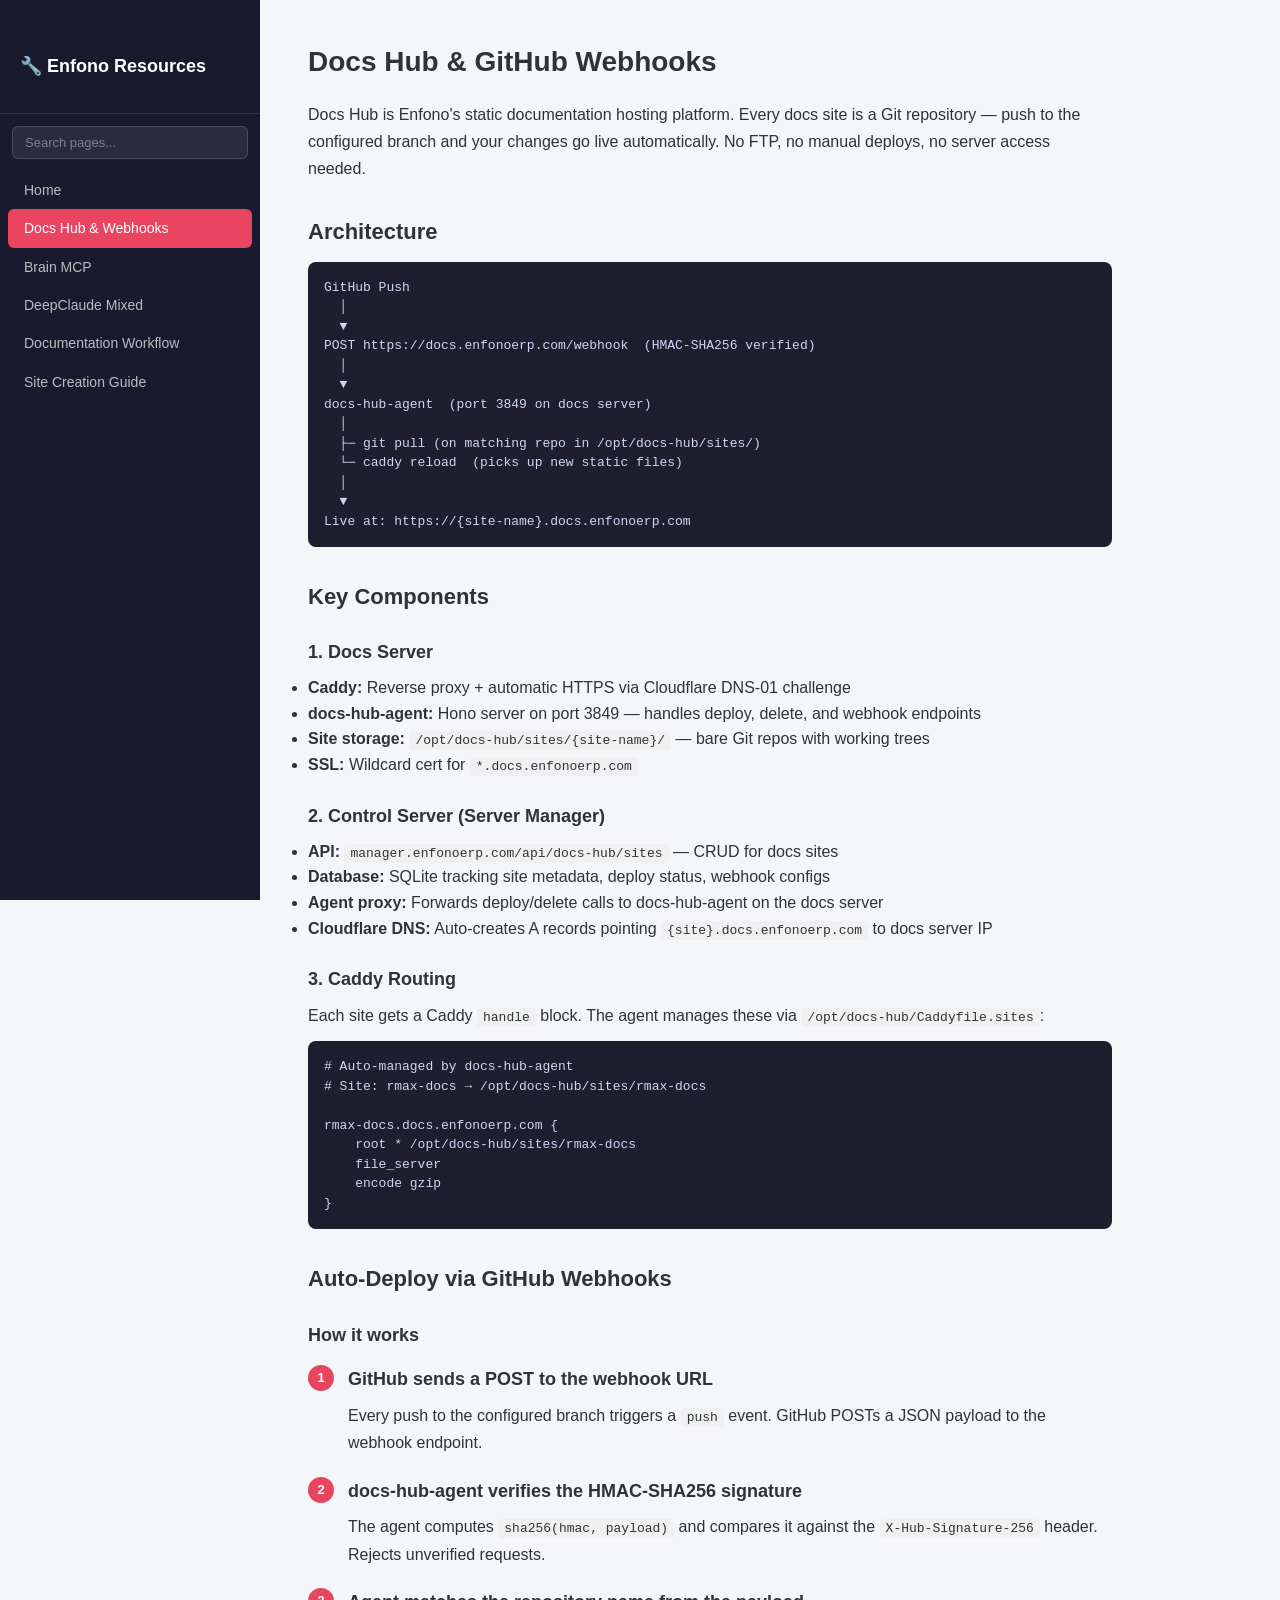
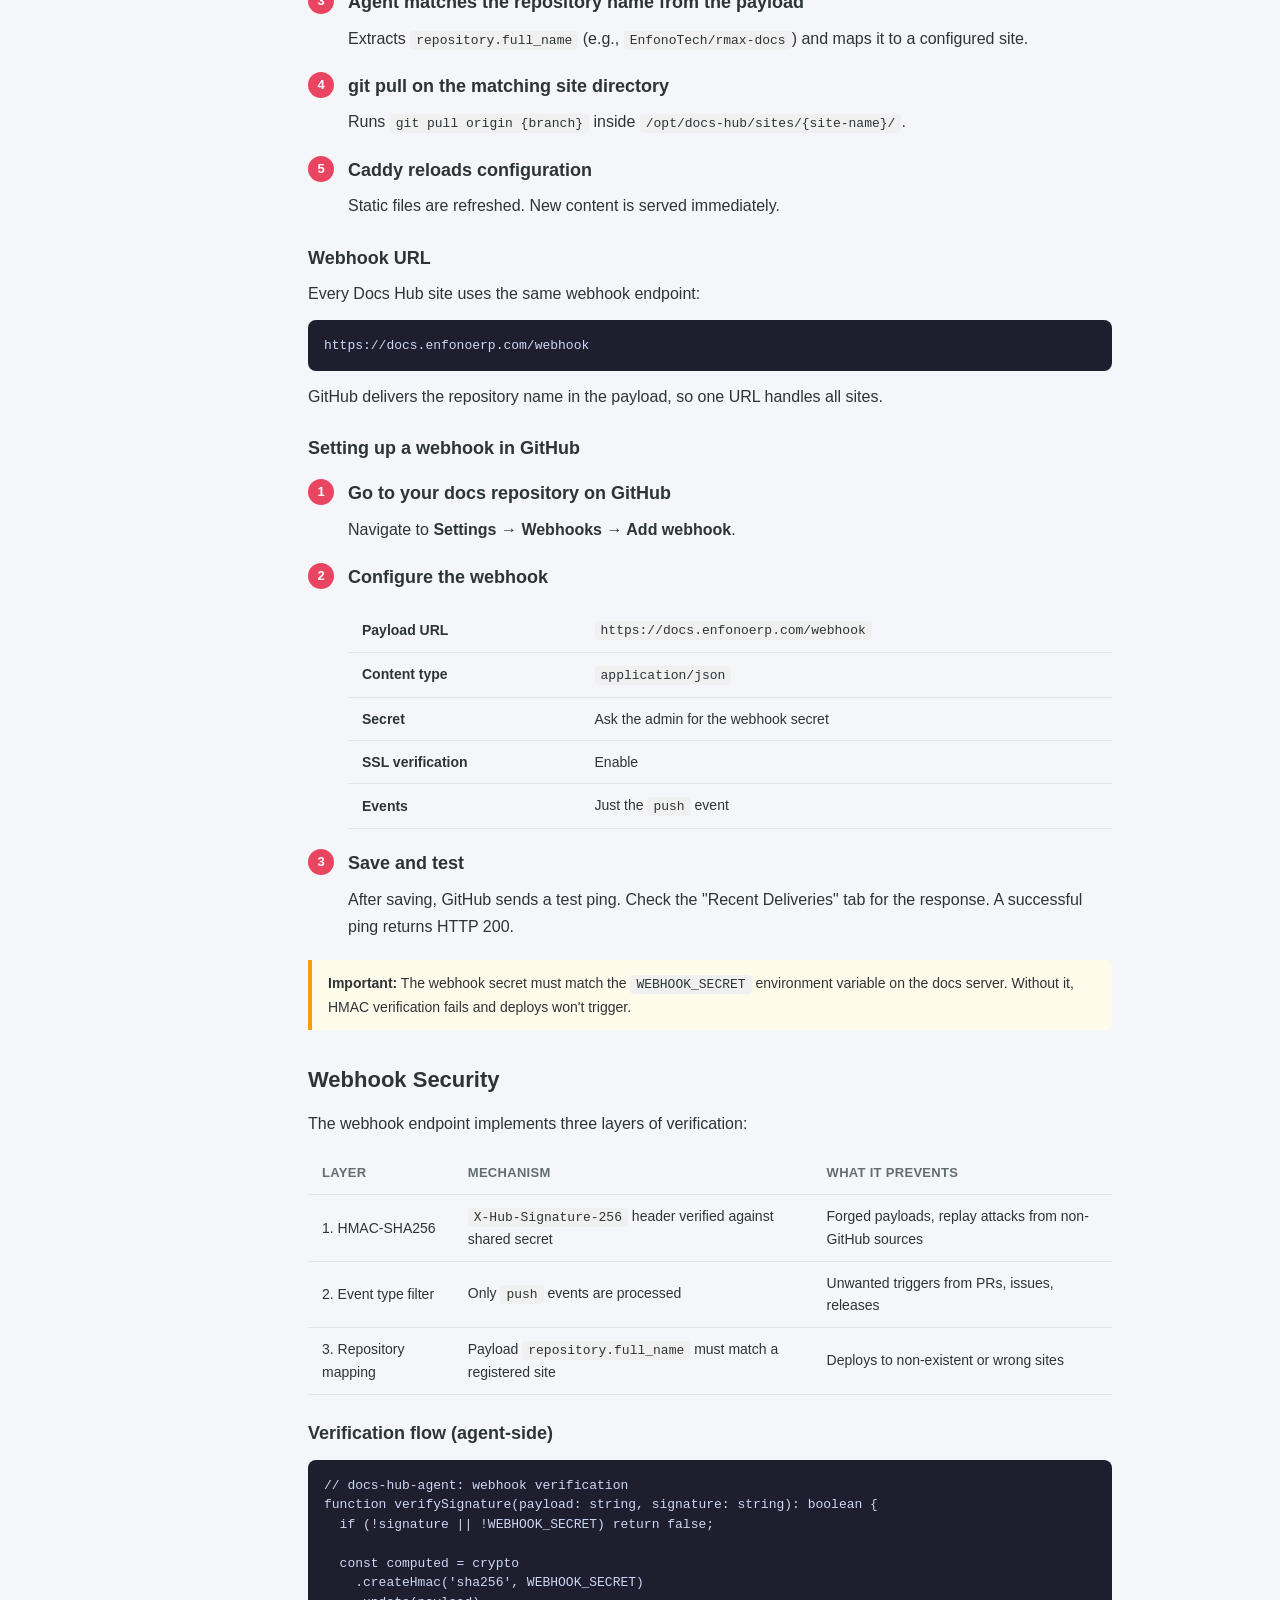
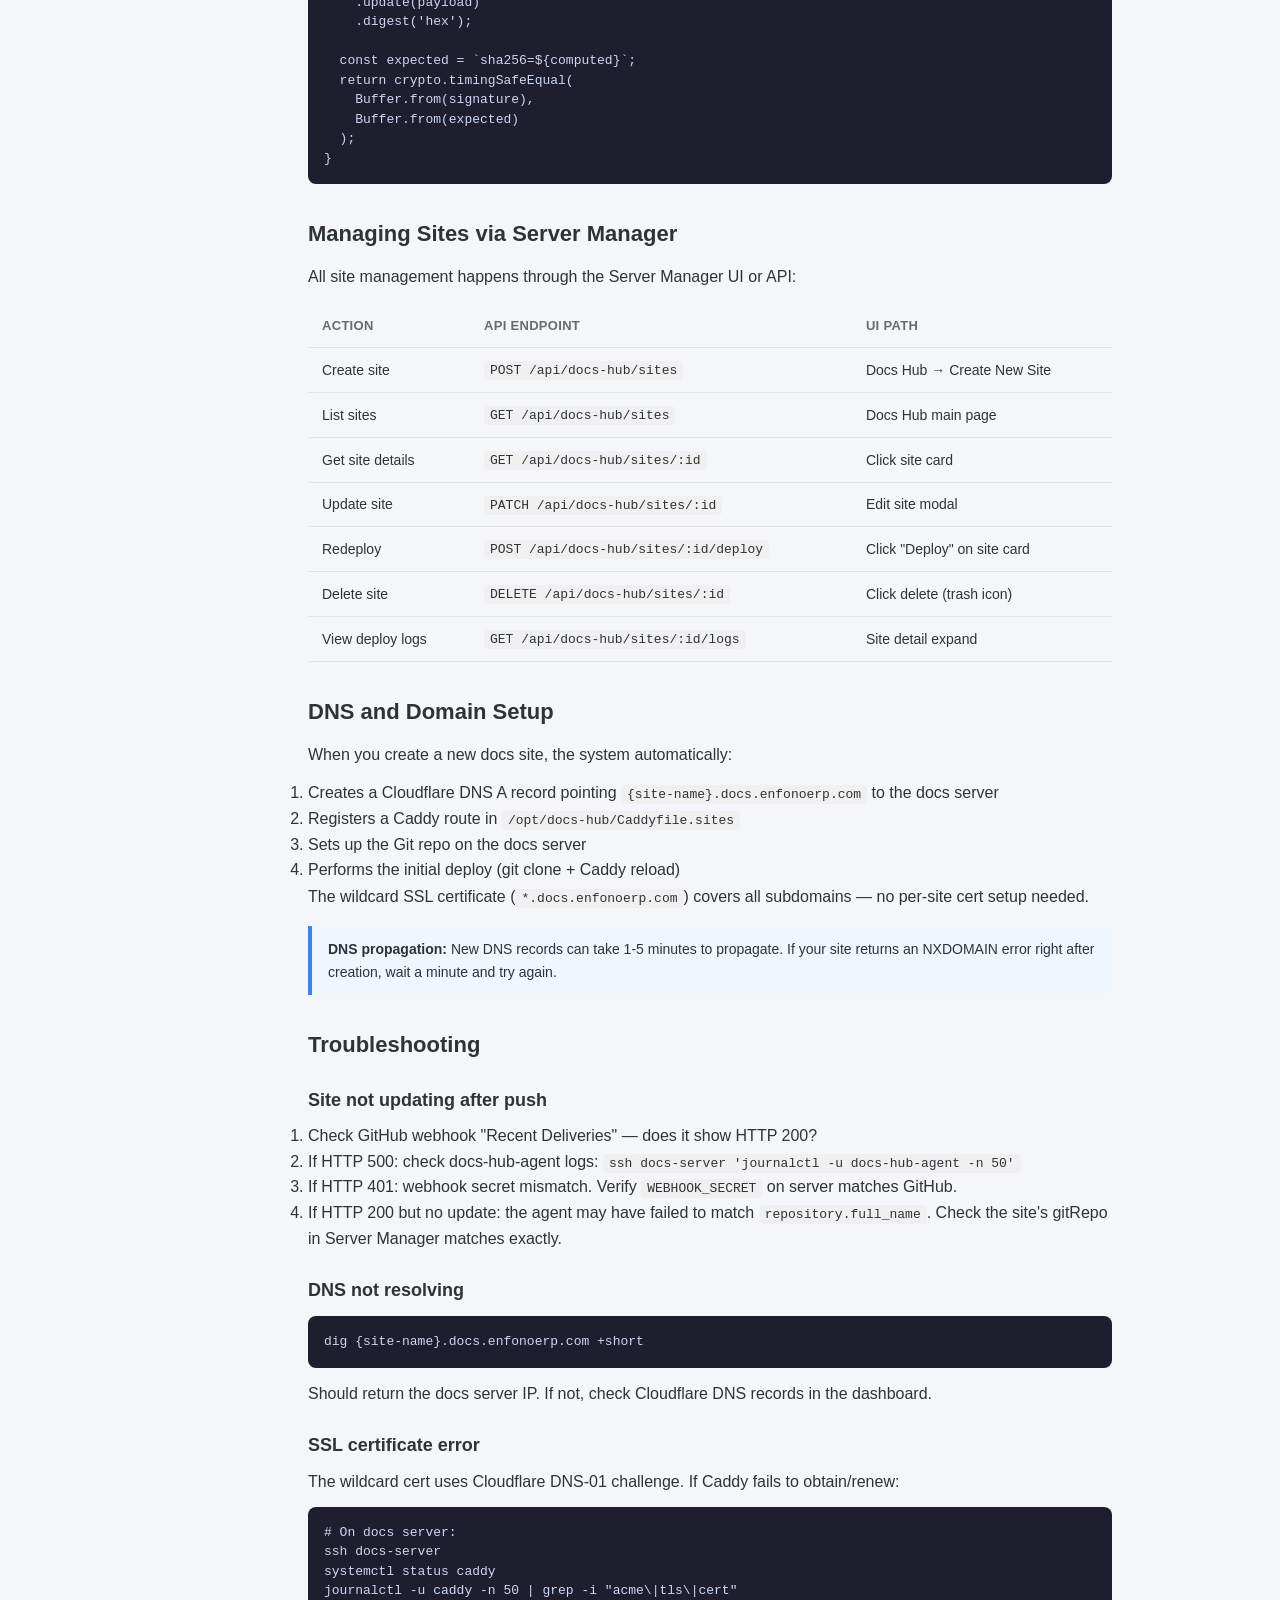
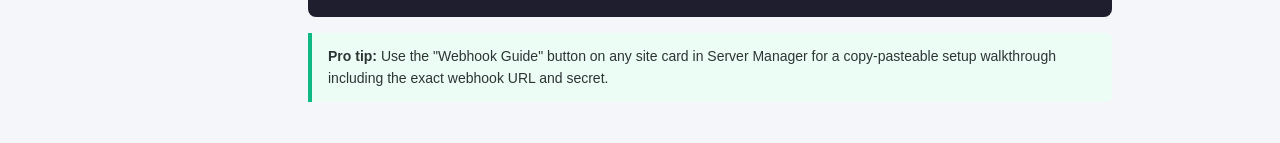
<file: pages/docs-hub-webhooks.html>
<!DOCTYPE html>
<html lang="en">
<head>
  <meta charset="UTF-8">
  <meta name="viewport" content="width=device-width, initial-scale=1.0">
  <title>Docs Hub &amp; Webhooks — Enfono Resources</title>
  <link rel="stylesheet" href="../css/style.css">
</head>
<body>
  <div class="layout">
    <nav class="sidebar" id="sidebar">
      <div class="sidebar-brand">
        <h2>🔧 Enfono Resources</h2>
      </div>
      <div class="sidebar-search">
        <input type="text" id="nav-search" placeholder="Search pages...">
      </div>
      <ul class="nav-list" id="nav-list">
        <li><a href="/" class="nav-link">Home</a></li>
        <li><a href="docs-hub-webhooks.html" class="nav-link active">Docs Hub &amp; Webhooks</a></li>
        <li><a href="brain-mcp.html" class="nav-link">Brain MCP</a></li>
        <li><a href="deepclaude-mixed.html" class="nav-link">DeepClaude Mixed</a></li>
        <li><a href="documentation-workflow.html" class="nav-link">Documentation Workflow</a></li>
        <li><a href="server-manager-site-creation.html" class="nav-link">Site Creation Guide</a></li>
      </ul>
    </nav>

    <main class="content">
      <h1>Docs Hub &amp; GitHub Webhooks</h1>
      <p>
        Docs Hub is Enfono's static documentation hosting platform. Every docs site is a Git repository —
        push to the configured branch and your changes go live automatically. No FTP, no manual deploys, no server access needed.
      </p>

      <h2>Architecture</h2>

      <pre><code>GitHub Push
  │
  ▼
POST https://docs.enfonoerp.com/webhook  (HMAC-SHA256 verified)
  │
  ▼
docs-hub-agent  (port 3849 on docs server)
  │
  ├─ git pull (on matching repo in /opt/docs-hub/sites/)
  └─ caddy reload  (picks up new static files)
  │
  ▼
Live at: https://{site-name}.docs.enfonoerp.com</code></pre>

      <h2>Key Components</h2>

      <h3>1. Docs Server</h3>
      <ul>
        <li><strong>Caddy:</strong> Reverse proxy + automatic HTTPS via Cloudflare DNS-01 challenge</li>
        <li><strong>docs-hub-agent:</strong> Hono server on port 3849 — handles deploy, delete, and webhook endpoints</li>
        <li><strong>Site storage:</strong> <code>/opt/docs-hub/sites/{site-name}/</code> — bare Git repos with working trees</li>
        <li><strong>SSL:</strong> Wildcard cert for <code>*.docs.enfonoerp.com</code></li>
      </ul>

      <h3>2. Control Server (Server Manager)</h3>
      <ul>
        <li><strong>API:</strong> <code>manager.enfonoerp.com/api/docs-hub/sites</code> — CRUD for docs sites</li>
        <li><strong>Database:</strong> SQLite tracking site metadata, deploy status, webhook configs</li>
        <li><strong>Agent proxy:</strong> Forwards deploy/delete calls to docs-hub-agent on the docs server</li>
        <li><strong>Cloudflare DNS:</strong> Auto-creates A records pointing <code>{site}.docs.enfonoerp.com</code> to docs server IP</li>
      </ul>

      <h3>3. Caddy Routing</h3>
      <p>Each site gets a Caddy <code>handle</code> block. The agent manages these via <code>/opt/docs-hub/Caddyfile.sites</code>:</p>
      <pre><code># Auto-managed by docs-hub-agent
# Site: rmax-docs → /opt/docs-hub/sites/rmax-docs

rmax-docs.docs.enfonoerp.com {
    root * /opt/docs-hub/sites/rmax-docs
    file_server
    encode gzip
}</code></pre>

      <h2>Auto-Deploy via GitHub Webhooks</h2>

      <h3>How it works</h3>
      <ol class="steps">
        <li>
          <h3>GitHub sends a POST to the webhook URL</h3>
          <p>Every push to the configured branch triggers a <code>push</code> event. GitHub POSTs a JSON payload to the webhook endpoint.</p>
        </li>
        <li>
          <h3>docs-hub-agent verifies the HMAC-SHA256 signature</h3>
          <p>The agent computes <code>sha256(hmac, payload)</code> and compares it against the <code>X-Hub-Signature-256</code> header. Rejects unverified requests.</p>
        </li>
        <li>
          <h3>Agent matches the repository name from the payload</h3>
          <p>Extracts <code>repository.full_name</code> (e.g., <code>EnfonoTech/rmax-docs</code>) and maps it to a configured site.</p>
        </li>
        <li>
          <h3>git pull on the matching site directory</h3>
          <p>Runs <code>git pull origin {branch}</code> inside <code>/opt/docs-hub/sites/{site-name}/</code>.</p>
        </li>
        <li>
          <h3>Caddy reloads configuration</h3>
          <p>Static files are refreshed. New content is served immediately.</p>
        </li>
      </ol>

      <h3>Webhook URL</h3>
      <p>Every Docs Hub site uses the same webhook endpoint:</p>
      <pre><code>https://docs.enfonoerp.com/webhook</code></pre>
      <p>GitHub delivers the repository name in the payload, so one URL handles all sites.</p>

      <h3>Setting up a webhook in GitHub</h3>
      <ol class="steps">
        <li>
          <h3>Go to your docs repository on GitHub</h3>
          <p>Navigate to <strong>Settings → Webhooks → Add webhook</strong>.</p>
        </li>
        <li>
          <h3>Configure the webhook</h3>
          <table>
            <tr><td><strong>Payload URL</strong></td><td><code>https://docs.enfonoerp.com/webhook</code></td></tr>
            <tr><td><strong>Content type</strong></td><td><code>application/json</code></td></tr>
            <tr><td><strong>Secret</strong></td><td>Ask the admin for the webhook secret</td></tr>
            <tr><td><strong>SSL verification</strong></td><td>Enable</td></tr>
            <tr><td><strong>Events</strong></td><td>Just the <code>push</code> event</td></tr>
          </table>
        </li>
        <li>
          <h3>Save and test</h3>
          <p>After saving, GitHub sends a test ping. Check the "Recent Deliveries" tab for the response. A successful ping returns HTTP 200.</p>
        </li>
      </ol>

      <div class="callout callout-warning">
        <strong>Important:</strong> The webhook secret must match the <code>WEBHOOK_SECRET</code> environment variable on the docs server. Without it, HMAC verification fails and deploys won't trigger.
      </div>

      <h2>Webhook Security</h2>

      <p>The webhook endpoint implements three layers of verification:</p>

      <table>
        <thead>
          <tr><th>Layer</th><th>Mechanism</th><th>What it prevents</th></tr>
        </thead>
        <tbody>
          <tr>
            <td>1. HMAC-SHA256</td>
            <td><code>X-Hub-Signature-256</code> header verified against shared secret</td>
            <td>Forged payloads, replay attacks from non-GitHub sources</td>
          </tr>
          <tr>
            <td>2. Event type filter</td>
            <td>Only <code>push</code> events are processed</td>
            <td>Unwanted triggers from PRs, issues, releases</td>
          </tr>
          <tr>
            <td>3. Repository mapping</td>
            <td>Payload <code>repository.full_name</code> must match a registered site</td>
            <td>Deploys to non-existent or wrong sites</td>
          </tr>
        </tbody>
      </table>

      <h3>Verification flow (agent-side)</h3>
      <pre><code>// docs-hub-agent: webhook verification
function verifySignature(payload: string, signature: string): boolean {
  if (!signature || !WEBHOOK_SECRET) return false;

  const computed = crypto
    .createHmac('sha256', WEBHOOK_SECRET)
    .update(payload)
    .digest('hex');

  const expected = `sha256=${computed}`;
  return crypto.timingSafeEqual(
    Buffer.from(signature),
    Buffer.from(expected)
  );
}</code></pre>

      <h2>Managing Sites via Server Manager</h2>

      <p>All site management happens through the Server Manager UI or API:</p>

      <table>
        <thead>
          <tr><th>Action</th><th>API Endpoint</th><th>UI Path</th></tr>
        </thead>
        <tbody>
          <tr><td>Create site</td><td><code>POST /api/docs-hub/sites</code></td><td>Docs Hub → Create New Site</td></tr>
          <tr><td>List sites</td><td><code>GET /api/docs-hub/sites</code></td><td>Docs Hub main page</td></tr>
          <tr><td>Get site details</td><td><code>GET /api/docs-hub/sites/:id</code></td><td>Click site card</td></tr>
          <tr><td>Update site</td><td><code>PATCH /api/docs-hub/sites/:id</code></td><td>Edit site modal</td></tr>
          <tr><td>Redeploy</td><td><code>POST /api/docs-hub/sites/:id/deploy</code></td><td>Click "Deploy" on site card</td></tr>
          <tr><td>Delete site</td><td><code>DELETE /api/docs-hub/sites/:id</code></td><td>Click delete (trash icon)</td></tr>
          <tr><td>View deploy logs</td><td><code>GET /api/docs-hub/sites/:id/logs</code></td><td>Site detail expand</td></tr>
        </tbody>
      </table>

      <h2>DNS and Domain Setup</h2>

      <p>When you create a new docs site, the system automatically:</p>
      <ol>
        <li>Creates a Cloudflare DNS A record pointing <code>{site-name}.docs.enfonoerp.com</code> to the docs server</li>
        <li>Registers a Caddy route in <code>/opt/docs-hub/Caddyfile.sites</code></li>
        <li>Sets up the Git repo on the docs server</li>
        <li>Performs the initial deploy (git clone + Caddy reload)</li>
      </ol>

      <p>The wildcard SSL certificate (<code>*.docs.enfonoerp.com</code>) covers all subdomains — no per-site cert setup needed.</p>

      <div class="callout callout-info">
        <strong>DNS propagation:</strong> New DNS records can take 1-5 minutes to propagate. If your site returns an NXDOMAIN error right after creation, wait a minute and try again.
      </div>

      <h2>Troubleshooting</h2>

      <h3>Site not updating after push</h3>
      <ol>
        <li>Check GitHub webhook "Recent Deliveries" — does it show HTTP 200?</li>
        <li>If HTTP 500: check docs-hub-agent logs: <code>ssh docs-server 'journalctl -u docs-hub-agent -n 50'</code></li>
        <li>If HTTP 401: webhook secret mismatch. Verify <code>WEBHOOK_SECRET</code> on server matches GitHub.</li>
        <li>If HTTP 200 but no update: the agent may have failed to match <code>repository.full_name</code>. Check the site's gitRepo in Server Manager matches exactly.</li>
      </ol>

      <h3>DNS not resolving</h3>
      <pre><code>dig {site-name}.docs.enfonoerp.com +short</code></pre>
      <p>Should return the docs server IP. If not, check Cloudflare DNS records in the dashboard.</p>

      <h3>SSL certificate error</h3>
      <p>The wildcard cert uses Cloudflare DNS-01 challenge. If Caddy fails to obtain/renew:</p>
      <pre><code># On docs server:
ssh docs-server
systemctl status caddy
journalctl -u caddy -n 50 | grep -i "acme\|tls\|cert"</code></pre>

      <div class="callout callout-tip">
        <strong>Pro tip:</strong> Use the "Webhook Guide" button on any site card in Server Manager for a copy-pasteable setup walkthrough including the exact webhook URL and secret.
      </div>
    </main>
  </div>

  <script src="../js/nav.js"></script>
</body>
</html>
</file>
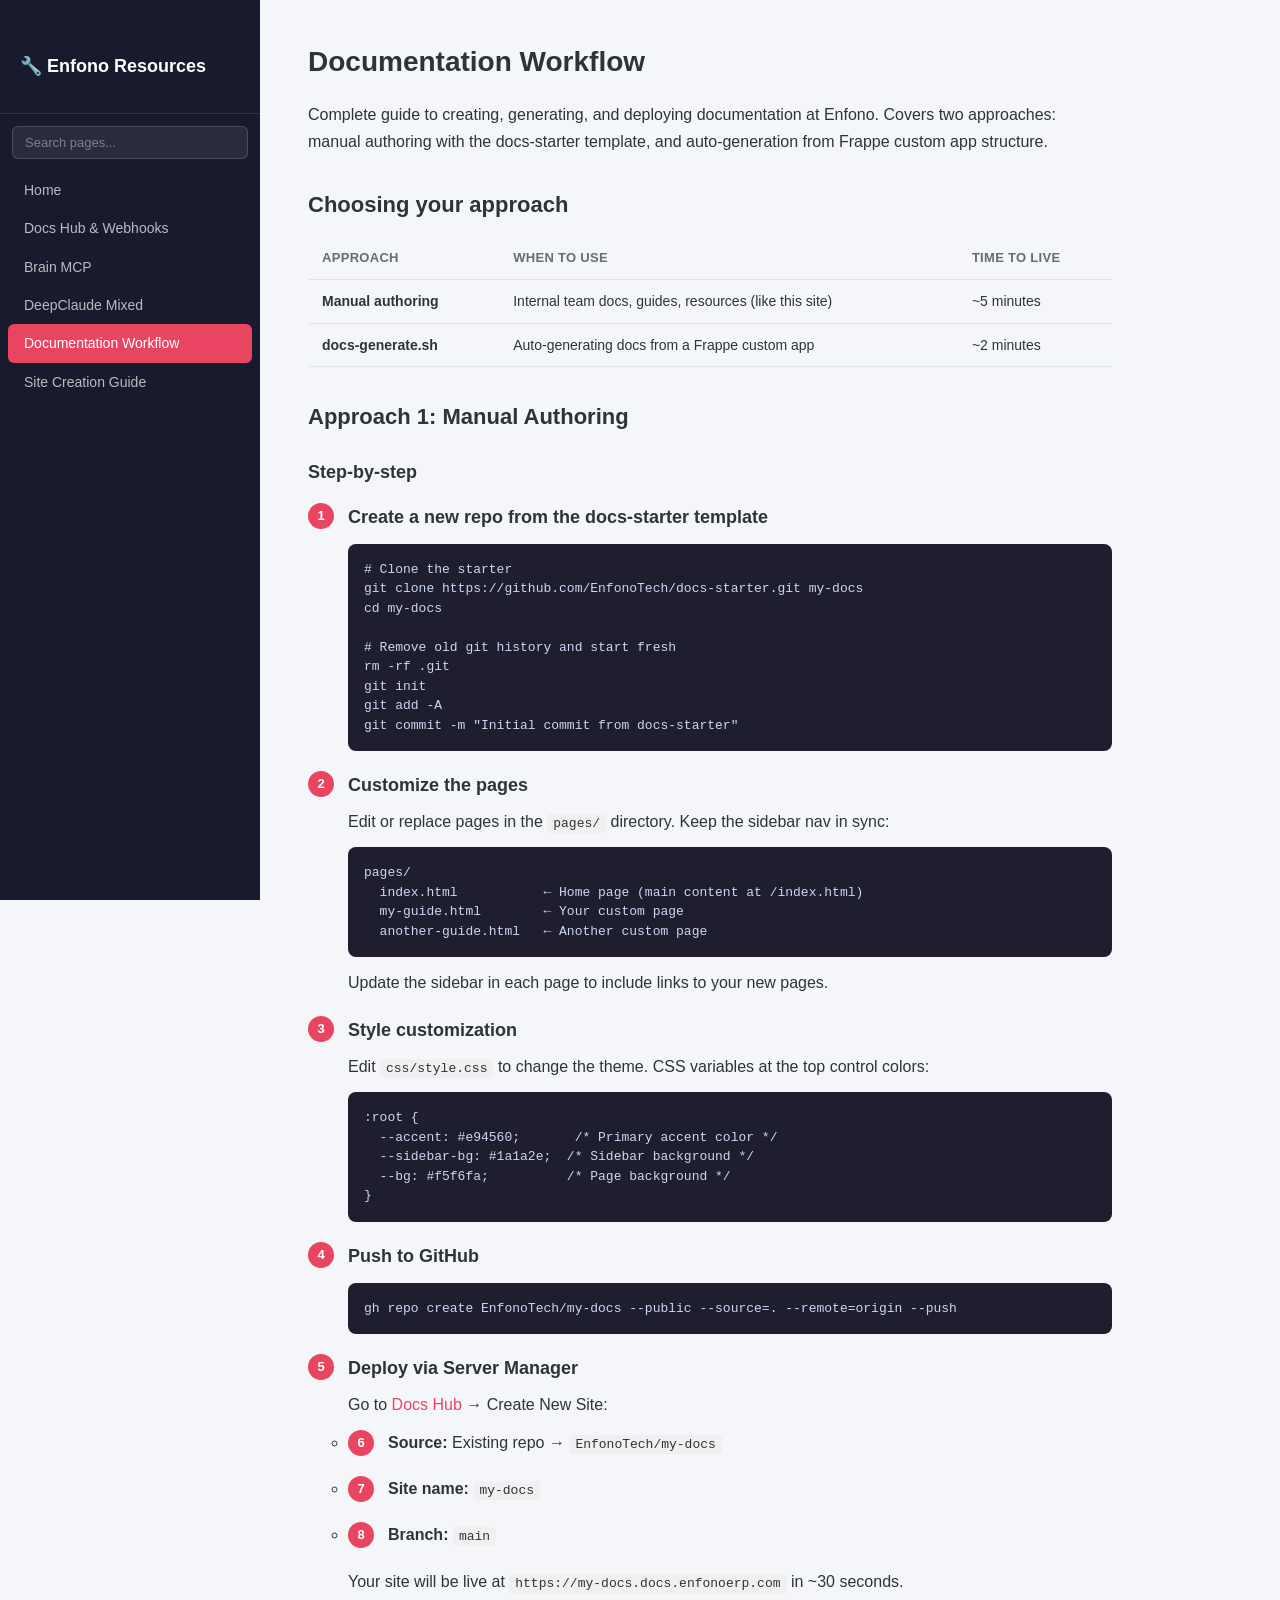
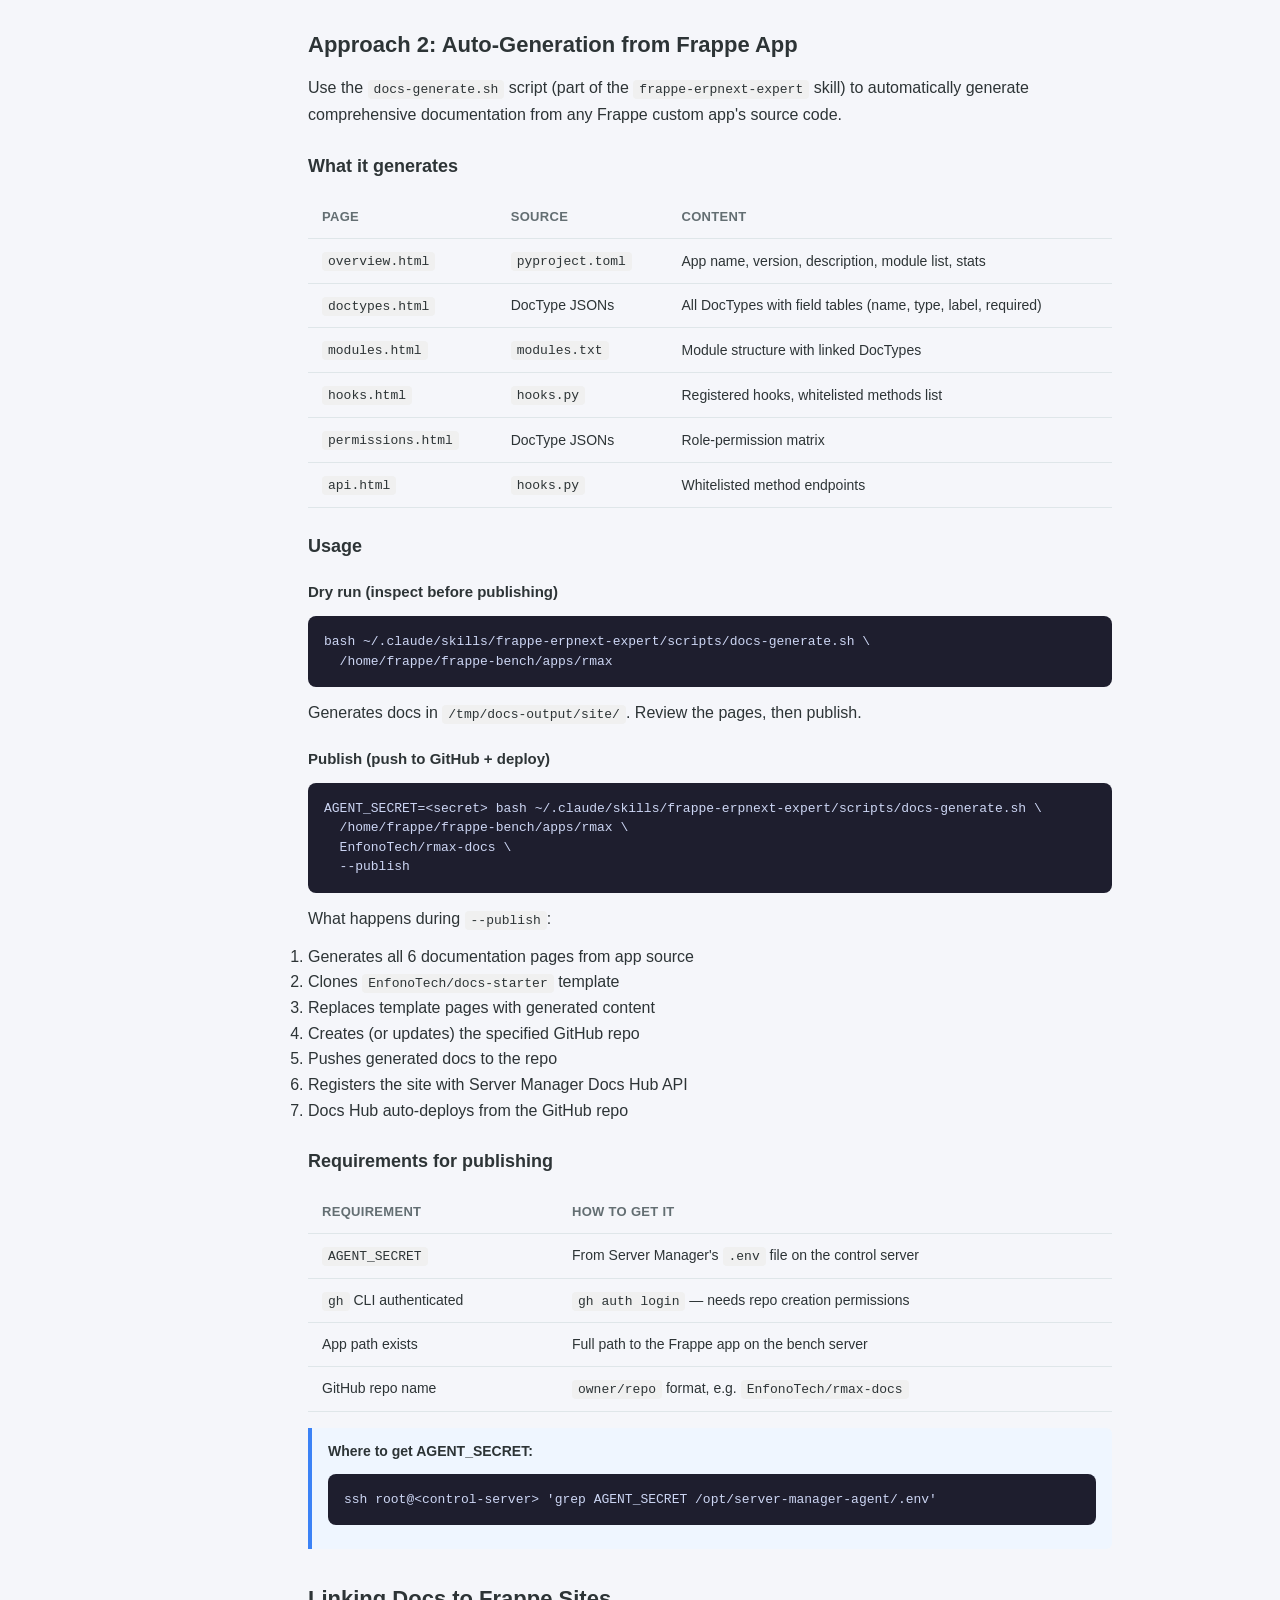
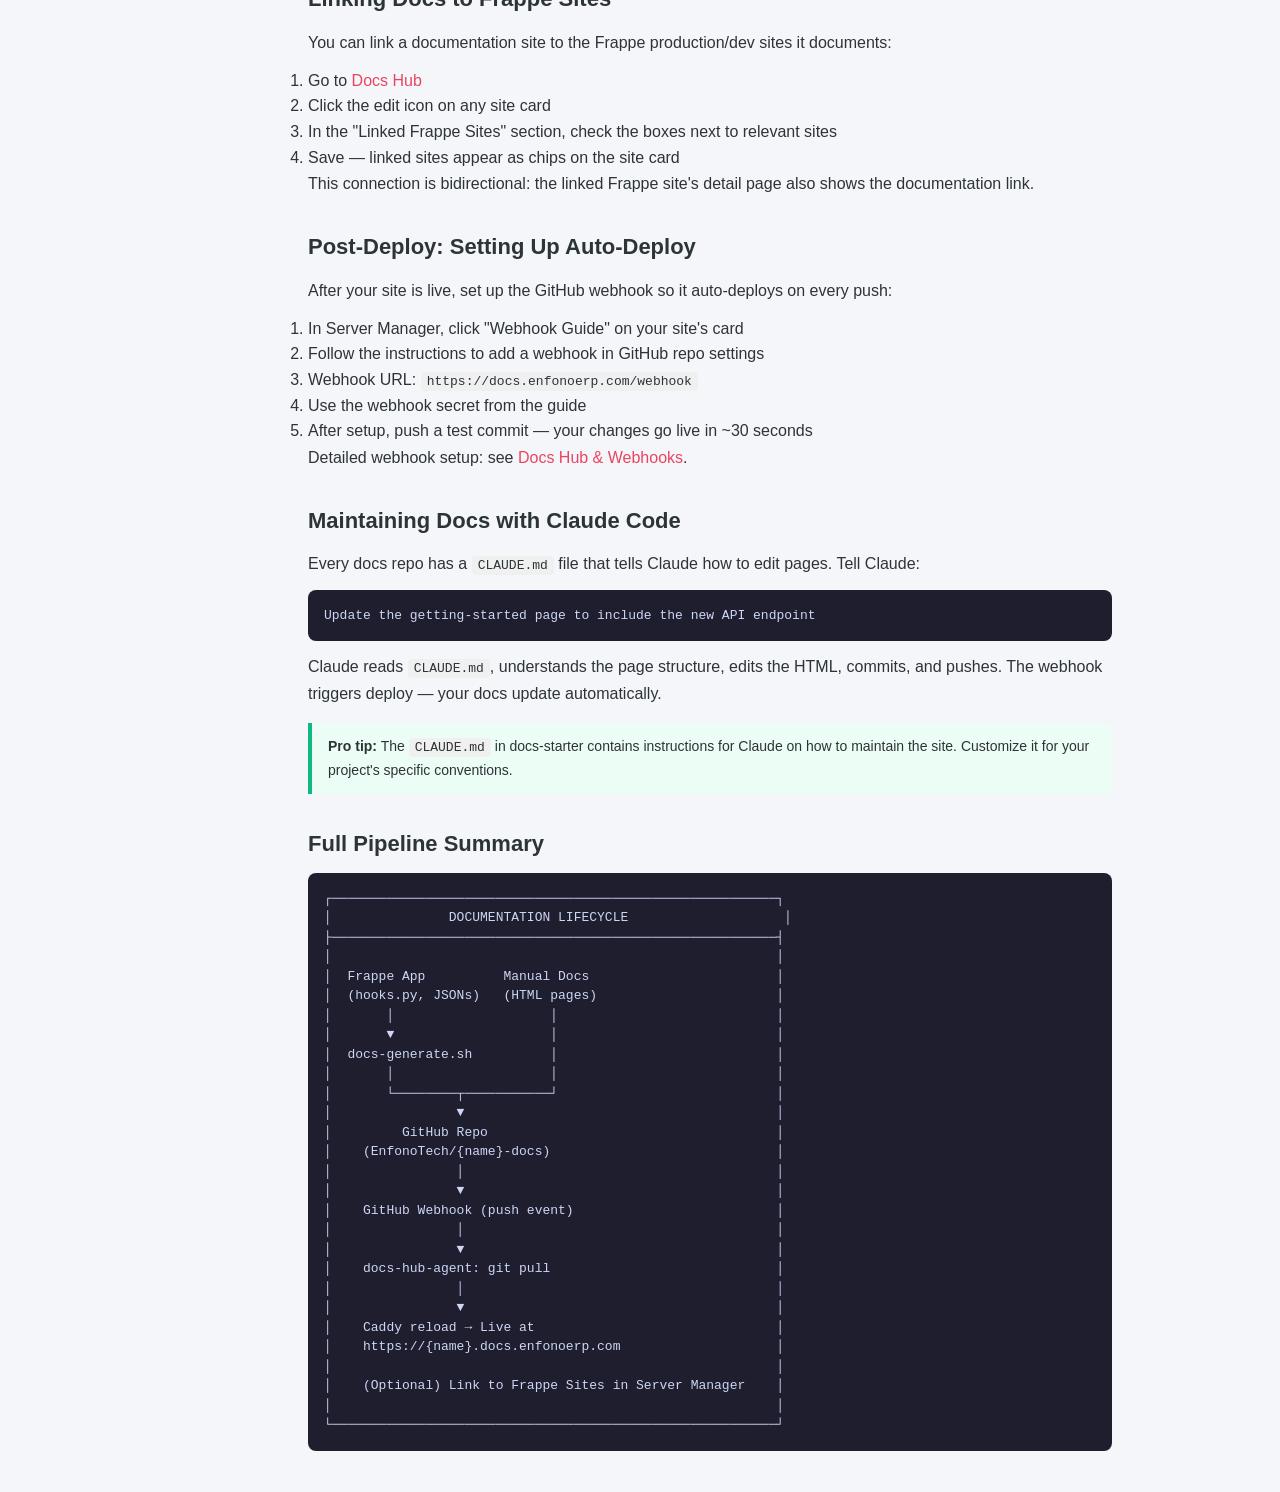
<file: pages/documentation-workflow.html>
<!DOCTYPE html>
<html lang="en">
<head>
  <meta charset="UTF-8">
  <meta name="viewport" content="width=device-width, initial-scale=1.0">
  <title>Documentation Workflow — Enfono Resources</title>
  <link rel="stylesheet" href="../css/style.css">
</head>
<body>
  <div class="layout">
    <nav class="sidebar" id="sidebar">
      <div class="sidebar-brand">
        <h2>🔧 Enfono Resources</h2>
      </div>
      <div class="sidebar-search">
        <input type="text" id="nav-search" placeholder="Search pages...">
      </div>
      <ul class="nav-list" id="nav-list">
        <li><a href="/" class="nav-link">Home</a></li>
        <li><a href="docs-hub-webhooks.html" class="nav-link">Docs Hub &amp; Webhooks</a></li>
        <li><a href="brain-mcp.html" class="nav-link">Brain MCP</a></li>
        <li><a href="deepclaude-mixed.html" class="nav-link">DeepClaude Mixed</a></li>
        <li><a href="documentation-workflow.html" class="nav-link active">Documentation Workflow</a></li>
        <li><a href="server-manager-site-creation.html" class="nav-link">Site Creation Guide</a></li>
      </ul>
    </nav>

    <main class="content">
      <h1>Documentation Workflow</h1>
      <p>
        Complete guide to creating, generating, and deploying documentation at Enfono. Covers two approaches:
        manual authoring with the docs-starter template, and auto-generation from Frappe custom app structure.
      </p>

      <h2>Choosing your approach</h2>

      <table>
        <thead>
          <tr><th>Approach</th><th>When to use</th><th>Time to live</th></tr>
        </thead>
        <tbody>
          <tr>
            <td><strong>Manual authoring</strong></td>
            <td>Internal team docs, guides, resources (like this site)</td>
            <td>~5 minutes</td>
          </tr>
          <tr>
            <td><strong>docs-generate.sh</strong></td>
            <td>Auto-generating docs from a Frappe custom app</td>
            <td>~2 minutes</td>
          </tr>
        </tbody>
      </table>

      <h2>Approach 1: Manual Authoring</h2>

      <h3>Step-by-step</h3>
      <ol class="steps">
        <li>
          <h3>Create a new repo from the docs-starter template</h3>
          <pre><code># Clone the starter
git clone https://github.com/EnfonoTech/docs-starter.git my-docs
cd my-docs

# Remove old git history and start fresh
rm -rf .git
git init
git add -A
git commit -m "Initial commit from docs-starter"</code></pre>
        </li>
        <li>
          <h3>Customize the pages</h3>
          <p>Edit or replace pages in the <code>pages/</code> directory. Keep the sidebar nav in sync:</p>
          <pre><code>pages/
  index.html           ← Home page (main content at /index.html)
  my-guide.html        ← Your custom page
  another-guide.html   ← Another custom page</code></pre>
          <p>Update the sidebar in each page to include links to your new pages.</p>
        </li>
        <li>
          <h3>Style customization</h3>
          <p>Edit <code>css/style.css</code> to change the theme. CSS variables at the top control colors:</p>
          <pre><code>:root {
  --accent: #e94560;       /* Primary accent color */
  --sidebar-bg: #1a1a2e;  /* Sidebar background */
  --bg: #f5f6fa;          /* Page background */
}</code></pre>
        </li>
        <li>
          <h3>Push to GitHub</h3>
          <pre><code>gh repo create EnfonoTech/my-docs --public --source=. --remote=origin --push</code></pre>
        </li>
        <li>
          <h3>Deploy via Server Manager</h3>
          <p>Go to <a href="https://manager.enfonoerp.com/#/docs-hub" target="_blank">Docs Hub</a> → Create New Site:</p>
          <ul>
            <li><strong>Source:</strong> Existing repo → <code>EnfonoTech/my-docs</code></li>
            <li><strong>Site name:</strong> <code>my-docs</code></li>
            <li><strong>Branch:</strong> <code>main</code></li>
          </ul>
          <p>Your site will be live at <code>https://my-docs.docs.enfonoerp.com</code> in ~30 seconds.</p>
        </li>
      </ol>

      <h2>Approach 2: Auto-Generation from Frappe App</h2>

      <p>Use the <code>docs-generate.sh</code> script (part of the <code>frappe-erpnext-expert</code> skill) to automatically generate comprehensive documentation from any Frappe custom app's source code.</p>

      <h3>What it generates</h3>
      <table>
        <thead>
          <tr><th>Page</th><th>Source</th><th>Content</th></tr>
        </thead>
        <tbody>
          <tr><td><code>overview.html</code></td><td><code>pyproject.toml</code></td><td>App name, version, description, module list, stats</td></tr>
          <tr><td><code>doctypes.html</code></td><td>DocType JSONs</td><td>All DocTypes with field tables (name, type, label, required)</td></tr>
          <tr><td><code>modules.html</code></td><td><code>modules.txt</code></td><td>Module structure with linked DocTypes</td></tr>
          <tr><td><code>hooks.html</code></td><td><code>hooks.py</code></td><td>Registered hooks, whitelisted methods list</td></tr>
          <tr><td><code>permissions.html</code></td><td>DocType JSONs</td><td>Role-permission matrix</td></tr>
          <tr><td><code>api.html</code></td><td><code>hooks.py</code></td><td>Whitelisted method endpoints</td></tr>
        </tbody>
      </table>

      <h3>Usage</h3>

      <h4>Dry run (inspect before publishing)</h4>
      <pre><code>bash ~/.claude/skills/frappe-erpnext-expert/scripts/docs-generate.sh \
  /home/frappe/frappe-bench/apps/rmax</code></pre>
      <p>Generates docs in <code>/tmp/docs-output/site/</code>. Review the pages, then publish.</p>

      <h4>Publish (push to GitHub + deploy)</h4>
      <pre><code>AGENT_SECRET=&lt;secret&gt; bash ~/.claude/skills/frappe-erpnext-expert/scripts/docs-generate.sh \
  /home/frappe/frappe-bench/apps/rmax \
  EnfonoTech/rmax-docs \
  --publish</code></pre>

      <p>What happens during <code>--publish</code>:</p>
      <ol>
        <li>Generates all 6 documentation pages from app source</li>
        <li>Clones <code>EnfonoTech/docs-starter</code> template</li>
        <li>Replaces template pages with generated content</li>
        <li>Creates (or updates) the specified GitHub repo</li>
        <li>Pushes generated docs to the repo</li>
        <li>Registers the site with Server Manager Docs Hub API</li>
        <li>Docs Hub auto-deploys from the GitHub repo</li>
      </ol>

      <h3>Requirements for publishing</h3>
      <table>
        <thead>
          <tr><th>Requirement</th><th>How to get it</th></tr>
        </thead>
        <tbody>
          <tr><td><code>AGENT_SECRET</code></td><td>From Server Manager's <code>.env</code> file on the control server</td></tr>
          <tr><td><code>gh</code> CLI authenticated</td><td><code>gh auth login</code> — needs repo creation permissions</td></tr>
          <tr><td>App path exists</td><td>Full path to the Frappe app on the bench server</td></tr>
          <tr><td>GitHub repo name</td><td><code>owner/repo</code> format, e.g. <code>EnfonoTech/rmax-docs</code></td></tr>
        </tbody>
      </table>

      <div class="callout callout-info">
        <strong>Where to get AGENT_SECRET:</strong>
        <pre><code>ssh root@&lt;control-server&gt; 'grep AGENT_SECRET /opt/server-manager-agent/.env'</code></pre>
      </div>

      <h2>Linking Docs to Frappe Sites</h2>

      <p>You can link a documentation site to the Frappe production/dev sites it documents:</p>

      <ol>
        <li>Go to <a href="https://manager.enfonoerp.com/#/docs-hub" target="_blank">Docs Hub</a></li>
        <li>Click the edit icon on any site card</li>
        <li>In the "Linked Frappe Sites" section, check the boxes next to relevant sites</li>
        <li>Save — linked sites appear as chips on the site card</li>
      </ol>

      <p>This connection is bidirectional: the linked Frappe site's detail page also shows the documentation link.</p>

      <h2>Post-Deploy: Setting Up Auto-Deploy</h2>

      <p>After your site is live, set up the GitHub webhook so it auto-deploys on every push:</p>

      <ol>
        <li>In Server Manager, click "Webhook Guide" on your site's card</li>
        <li>Follow the instructions to add a webhook in GitHub repo settings</li>
        <li>Webhook URL: <code>https://docs.enfonoerp.com/webhook</code></li>
        <li>Use the webhook secret from the guide</li>
        <li>After setup, push a test commit — your changes go live in ~30 seconds</li>
      </ol>

      <p>Detailed webhook setup: see <a href="docs-hub-webhooks.html">Docs Hub &amp; Webhooks</a>.</p>

      <h2>Maintaining Docs with Claude Code</h2>

      <p>Every docs repo has a <code>CLAUDE.md</code> file that tells Claude how to edit pages. Tell Claude:</p>

      <pre><code>Update the getting-started page to include the new API endpoint</code></pre>

      <p>Claude reads <code>CLAUDE.md</code>, understands the page structure, edits the HTML, commits, and pushes.
      The webhook triggers deploy — your docs update automatically.</p>

      <div class="callout callout-tip">
        <strong>Pro tip:</strong> The <code>CLAUDE.md</code> in docs-starter contains instructions for Claude on how to maintain the site. Customize it for your project's specific conventions.
      </div>

      <h2>Full Pipeline Summary</h2>

      <pre><code>┌─────────────────────────────────────────────────────────┐
│               DOCUMENTATION LIFECYCLE                    │
├─────────────────────────────────────────────────────────┤
│                                                         │
│  Frappe App          Manual Docs                        │
│  (hooks.py, JSONs)   (HTML pages)                       │
│       │                    │                            │
│       ▼                    │                            │
│  docs-generate.sh          │                            │
│       │                    │                            │
│       └────────┬───────────┘                            │
│                ▼                                        │
│         GitHub Repo                                     │
│    (EnfonoTech/{name}-docs)                             │
│                │                                        │
│                ▼                                        │
│    GitHub Webhook (push event)                          │
│                │                                        │
│                ▼                                        │
│    docs-hub-agent: git pull                             │
│                │                                        │
│                ▼                                        │
│    Caddy reload → Live at                               │
│    https://{name}.docs.enfonoerp.com                    │
│                                                         │
│    (Optional) Link to Frappe Sites in Server Manager    │
│                                                         │
└─────────────────────────────────────────────────────────┘</code></pre>
    </main>
  </div>

  <script src="../js/nav.js"></script>
</body>
</html>
</file>
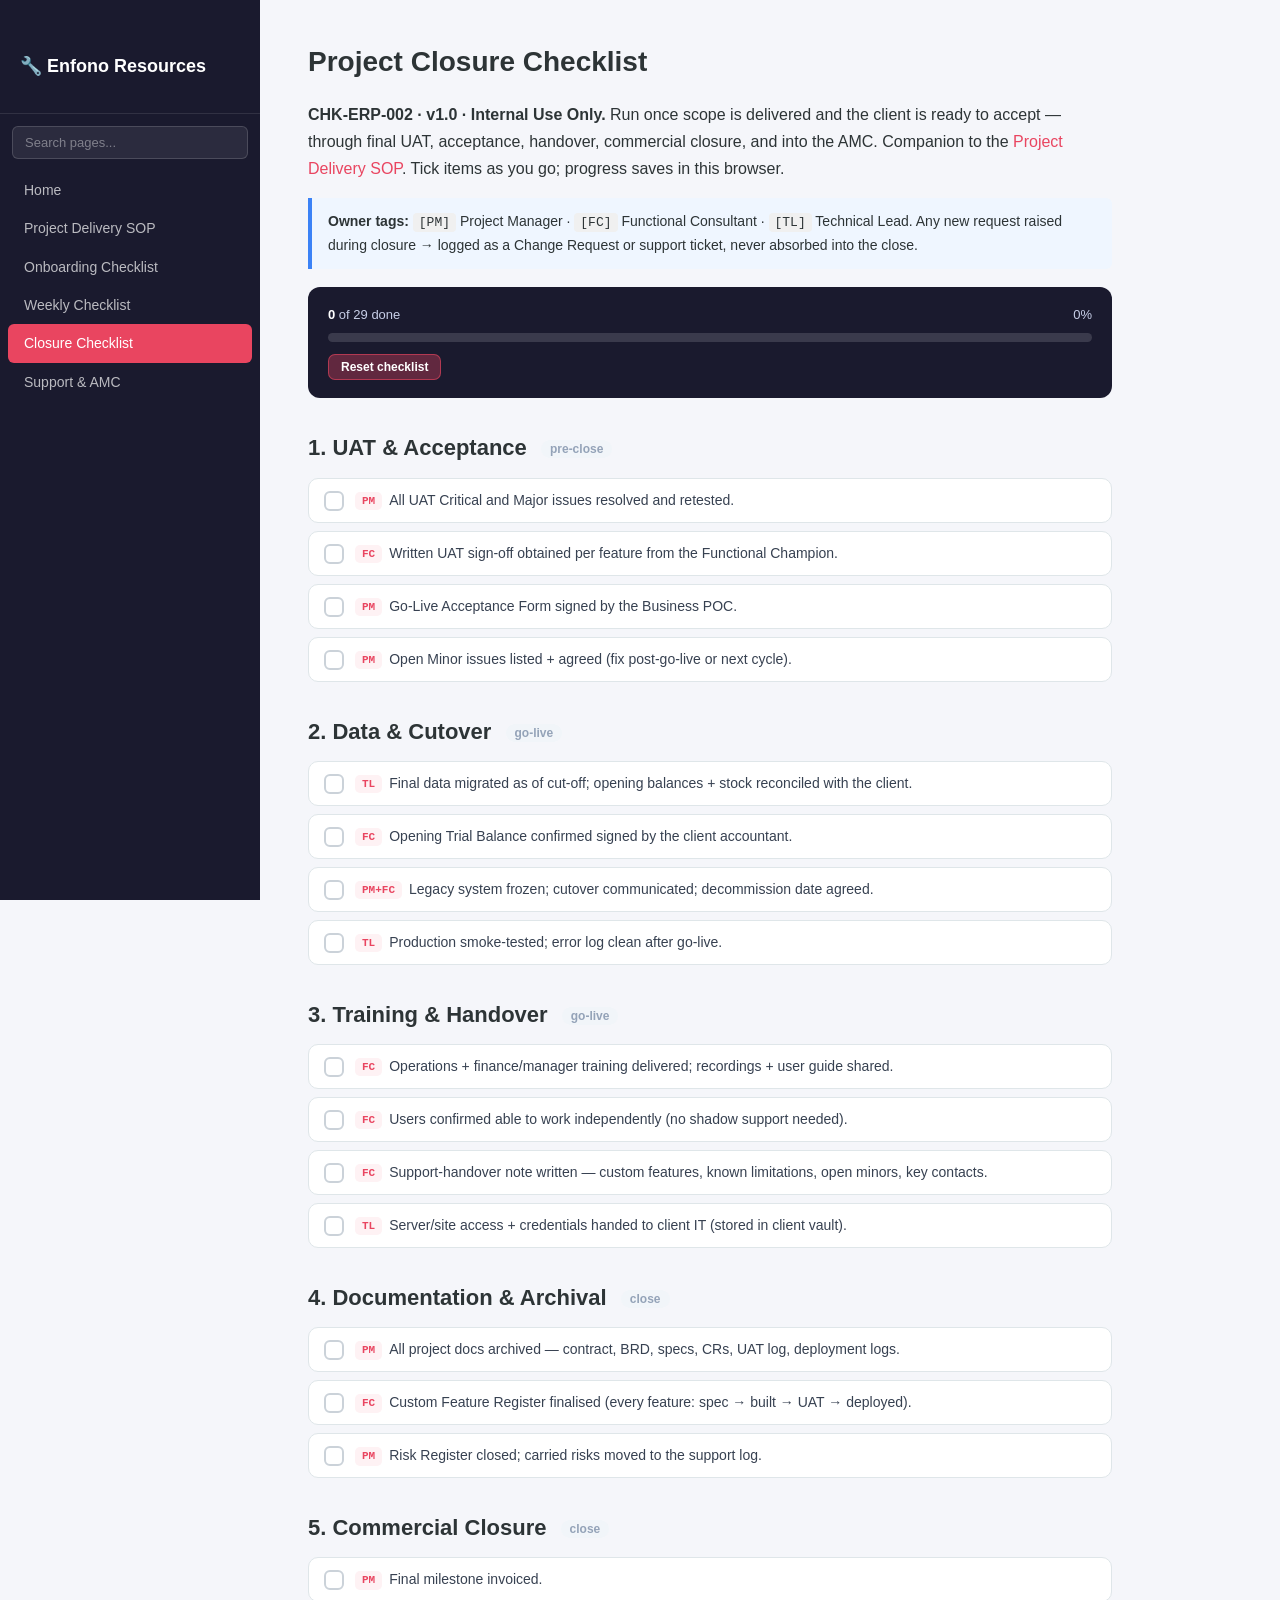
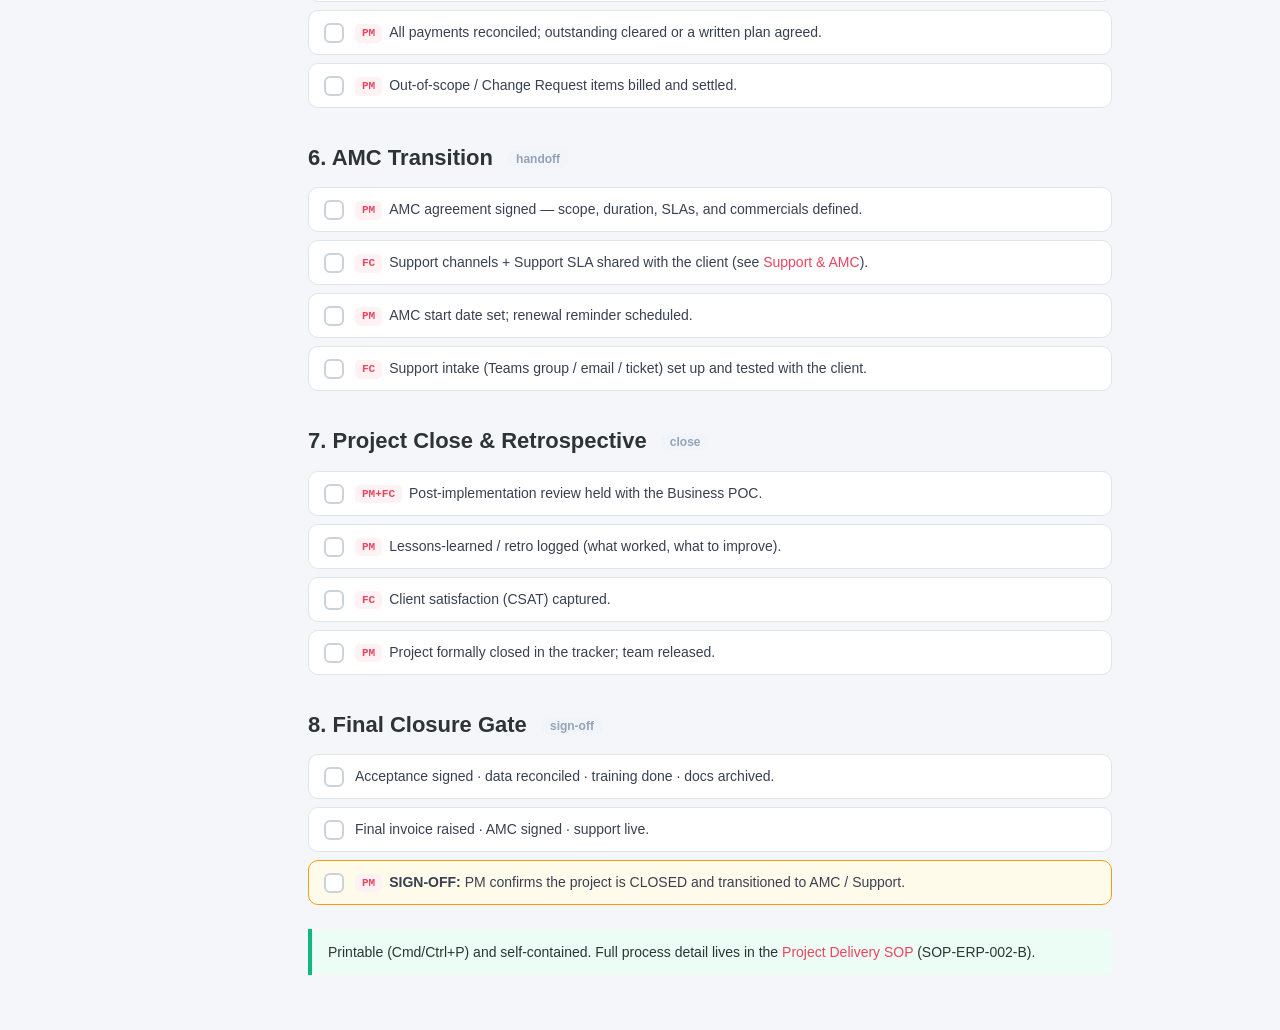
<file: pages/project-closure-checklist.html>
<!DOCTYPE html>
<html lang="en">
<head>
  <meta charset="UTF-8">
  <meta name="viewport" content="width=device-width, initial-scale=1.0">
  <title>Project Closure Checklist (CHK-ERP-002) — Enfono Resources</title>
  <link rel="stylesheet" href="../css/style.css">
  <style>
    .owner { display:inline-block; font-family:"SFMono-Regular",Consolas,monospace; font-size:11px; font-weight:700; color:var(--accent); background:#fef2f4; padding:1px 7px; border-radius:5px; margin-right:7px; vertical-align:1px; }
    .progress-box { background:#1a1a2e; color:#fff; border-radius:12px; padding:18px 20px; margin:18px 0 8px; }
    .progress-box .row { display:flex; justify-content:space-between; font-size:13px; color:#c8cfe8; margin-bottom:8px; }
    .progress-box .row b { color:#fff; }
    .ptrack { height:9px; border-radius:20px; background:rgba(255,255,255,.14); overflow:hidden; }
    .pbar { height:100%; width:0; border-radius:20px; background:linear-gradient(90deg,var(--accent),var(--accent-light)); transition:width .35s ease; }
    .reset-btn { margin-top:12px; font-size:12px; font-weight:600; color:#fff; background:rgba(233,69,96,.35); border:1px solid rgba(233,69,96,.6); padding:5px 12px; border-radius:7px; cursor:pointer; }
    .reset-btn:hover { background:rgba(233,69,96,.55); }
    .ck-list { list-style:none; margin:10px 0 0; padding:0; }
    .ck-item { display:flex; gap:11px; align-items:flex-start; background:#fff; border:1px solid var(--border); border-radius:10px; padding:11px 15px; margin-bottom:8px; cursor:pointer; transition:border-color .15s, background .15s; }
    .ck-item:hover { border-color:var(--accent-light); }
    .ck-item input { position:absolute; opacity:0; width:0; height:0; }
    .ck-item .box { width:20px; height:20px; border:2px solid #cbd2d9; border-radius:6px; flex-shrink:0; margin-top:1px; display:flex; align-items:center; justify-content:center; background:#fff; transition:all .15s; }
    .ck-item .box::after { content:""; width:6px; height:11px; border:solid #fff; border-width:0 3px 3px 0; transform:rotate(45deg) scale(0); transition:transform .12s; margin-bottom:2px; }
    .ck-item .lbl { font-size:14px; color:#374151; line-height:1.5; }
    .ck-item.done { background:#fef6f7; border-color:#f6c9d2; }
    .ck-item.done .box { background:var(--accent); border-color:var(--accent); }
    .ck-item.done .box::after { transform:rotate(45deg) scale(1); }
    .ck-item.done .lbl { color:#9aa3ad; text-decoration:line-through; text-decoration-color:#cbd2d9; }
    .ck-item.done .owner { color:#9aa3ad; background:#f1f5f9; }
    .ck-item.gate { border-color:#f59e0b; background:#fffbeb; }
    .ck-item.gate.done .box { background:#f59e0b; border-color:#f59e0b; }
    .when-tag { font-size:12px; font-weight:600; color:#94a3b8; background:#f1f5f9; padding:2px 9px; border-radius:20px; margin-left:8px; vertical-align:2px; }
    h2 { scroll-margin-top:16px; }
  </style>
</head>
<body>
  <div class="layout">
    <nav class="sidebar" id="sidebar">
      <div class="sidebar-brand"><h2>🔧 Enfono Resources</h2></div>
      <div class="sidebar-search"><input type="text" id="nav-search" placeholder="Search pages..."></div>
      <ul class="nav-list" id="nav-list">
        <li><a href="/" class="nav-link">Home</a></li>
        <li><a href="project-delivery-sop.html" class="nav-link">Project Delivery SOP</a></li>
        <li><a href="project-onboarding-checklist.html" class="nav-link">Onboarding Checklist</a></li>
        <li><a href="project-weekly-checklist.html" class="nav-link">Weekly Checklist</a></li>
        <li><a href="project-closure-checklist.html" class="nav-link active">Closure Checklist</a></li>
        <li><a href="project-support-amc.html" class="nav-link">Support &amp; AMC</a></li>
      </ul>
    </nav>

    <main class="content">
      <h1>Project Closure Checklist</h1>
      <p>
        <strong>CHK-ERP-002 · v1.0 · Internal Use Only.</strong> Run once scope is delivered and the client is ready to
        accept — through final UAT, acceptance, handover, commercial closure, and into the AMC. Companion to the
        <a href="project-delivery-sop.html">Project Delivery SOP</a>. Tick items as you go; progress saves in this browser.
      </p>

      <div class="callout callout-info">
        <strong>Owner tags:</strong> <code>[PM]</code> Project Manager · <code>[FC]</code> Functional Consultant ·
        <code>[TL]</code> Technical Lead. Any new request raised during closure → logged as a Change Request or support ticket, never absorbed into the close.
      </div>

      <div class="progress-box">
        <div class="row"><span><b id="pdone">0</b> of <span id="ptotal">0</span> done</span><span id="ppct">0%</span></div>
        <div class="ptrack"><div class="pbar" id="pbar"></div></div>
        <button class="reset-btn" id="reset" type="button">Reset checklist</button>
      </div>

      <h2 id="s1">1. UAT &amp; Acceptance <span class="when-tag">pre-close</span></h2>
      <ul class="ck-list">
        <li><label class="ck-item"><input type="checkbox"><span class="box"></span><span class="lbl"><span class="owner">PM</span>All UAT Critical and Major issues resolved and retested.</span></label></li>
        <li><label class="ck-item"><input type="checkbox"><span class="box"></span><span class="lbl"><span class="owner">FC</span>Written UAT sign-off obtained per feature from the Functional Champion.</span></label></li>
        <li><label class="ck-item"><input type="checkbox"><span class="box"></span><span class="lbl"><span class="owner">PM</span>Go-Live Acceptance Form signed by the Business POC.</span></label></li>
        <li><label class="ck-item"><input type="checkbox"><span class="box"></span><span class="lbl"><span class="owner">PM</span>Open Minor issues listed + agreed (fix post-go-live or next cycle).</span></label></li>
      </ul>

      <h2 id="s2">2. Data &amp; Cutover <span class="when-tag">go-live</span></h2>
      <ul class="ck-list">
        <li><label class="ck-item"><input type="checkbox"><span class="box"></span><span class="lbl"><span class="owner">TL</span>Final data migrated as of cut-off; opening balances + stock reconciled with the client.</span></label></li>
        <li><label class="ck-item"><input type="checkbox"><span class="box"></span><span class="lbl"><span class="owner">FC</span>Opening Trial Balance confirmed signed by the client accountant.</span></label></li>
        <li><label class="ck-item"><input type="checkbox"><span class="box"></span><span class="lbl"><span class="owner">PM+FC</span>Legacy system frozen; cutover communicated; decommission date agreed.</span></label></li>
        <li><label class="ck-item"><input type="checkbox"><span class="box"></span><span class="lbl"><span class="owner">TL</span>Production smoke-tested; error log clean after go-live.</span></label></li>
      </ul>

      <h2 id="s3">3. Training &amp; Handover <span class="when-tag">go-live</span></h2>
      <ul class="ck-list">
        <li><label class="ck-item"><input type="checkbox"><span class="box"></span><span class="lbl"><span class="owner">FC</span>Operations + finance/manager training delivered; recordings + user guide shared.</span></label></li>
        <li><label class="ck-item"><input type="checkbox"><span class="box"></span><span class="lbl"><span class="owner">FC</span>Users confirmed able to work independently (no shadow support needed).</span></label></li>
        <li><label class="ck-item"><input type="checkbox"><span class="box"></span><span class="lbl"><span class="owner">FC</span>Support-handover note written — custom features, known limitations, open minors, key contacts.</span></label></li>
        <li><label class="ck-item"><input type="checkbox"><span class="box"></span><span class="lbl"><span class="owner">TL</span>Server/site access + credentials handed to client IT (stored in client vault).</span></label></li>
      </ul>

      <h2 id="s4">4. Documentation &amp; Archival <span class="when-tag">close</span></h2>
      <ul class="ck-list">
        <li><label class="ck-item"><input type="checkbox"><span class="box"></span><span class="lbl"><span class="owner">PM</span>All project docs archived — contract, BRD, specs, CRs, UAT log, deployment logs.</span></label></li>
        <li><label class="ck-item"><input type="checkbox"><span class="box"></span><span class="lbl"><span class="owner">FC</span>Custom Feature Register finalised (every feature: spec → built → UAT → deployed).</span></label></li>
        <li><label class="ck-item"><input type="checkbox"><span class="box"></span><span class="lbl"><span class="owner">PM</span>Risk Register closed; carried risks moved to the support log.</span></label></li>
      </ul>

      <h2 id="s5">5. Commercial Closure <span class="when-tag">close</span></h2>
      <ul class="ck-list">
        <li><label class="ck-item"><input type="checkbox"><span class="box"></span><span class="lbl"><span class="owner">PM</span>Final milestone invoiced.</span></label></li>
        <li><label class="ck-item"><input type="checkbox"><span class="box"></span><span class="lbl"><span class="owner">PM</span>All payments reconciled; outstanding cleared or a written plan agreed.</span></label></li>
        <li><label class="ck-item"><input type="checkbox"><span class="box"></span><span class="lbl"><span class="owner">PM</span>Out-of-scope / Change Request items billed and settled.</span></label></li>
      </ul>

      <h2 id="s6">6. AMC Transition <span class="when-tag">handoff</span></h2>
      <ul class="ck-list">
        <li><label class="ck-item"><input type="checkbox"><span class="box"></span><span class="lbl"><span class="owner">PM</span>AMC agreement signed — scope, duration, SLAs, and commercials defined.</span></label></li>
        <li><label class="ck-item"><input type="checkbox"><span class="box"></span><span class="lbl"><span class="owner">FC</span>Support channels + Support SLA shared with the client (see <a href="project-support-amc.html">Support &amp; AMC</a>).</span></label></li>
        <li><label class="ck-item"><input type="checkbox"><span class="box"></span><span class="lbl"><span class="owner">PM</span>AMC start date set; renewal reminder scheduled.</span></label></li>
        <li><label class="ck-item"><input type="checkbox"><span class="box"></span><span class="lbl"><span class="owner">FC</span>Support intake (Teams group / email / ticket) set up and tested with the client.</span></label></li>
      </ul>

      <h2 id="s7">7. Project Close &amp; Retrospective <span class="when-tag">close</span></h2>
      <ul class="ck-list">
        <li><label class="ck-item"><input type="checkbox"><span class="box"></span><span class="lbl"><span class="owner">PM+FC</span>Post-implementation review held with the Business POC.</span></label></li>
        <li><label class="ck-item"><input type="checkbox"><span class="box"></span><span class="lbl"><span class="owner">PM</span>Lessons-learned / retro logged (what worked, what to improve).</span></label></li>
        <li><label class="ck-item"><input type="checkbox"><span class="box"></span><span class="lbl"><span class="owner">FC</span>Client satisfaction (CSAT) captured.</span></label></li>
        <li><label class="ck-item"><input type="checkbox"><span class="box"></span><span class="lbl"><span class="owner">PM</span>Project formally closed in the tracker; team released.</span></label></li>
      </ul>

      <h2 id="s8">8. Final Closure Gate <span class="when-tag">sign-off</span></h2>
      <ul class="ck-list">
        <li><label class="ck-item"><input type="checkbox"><span class="box"></span><span class="lbl">Acceptance signed · data reconciled · training done · docs archived.</span></label></li>
        <li><label class="ck-item"><input type="checkbox"><span class="box"></span><span class="lbl">Final invoice raised · AMC signed · support live.</span></label></li>
        <li><label class="ck-item gate"><input type="checkbox"><span class="box"></span><span class="lbl"><span class="owner">PM</span><strong>SIGN-OFF:</strong> PM confirms the project is CLOSED and transitioned to AMC / Support.</span></label></li>
      </ul>

      <div class="callout callout-tip" style="margin-top:24px;">
        Printable (Cmd/Ctrl+P) and self-contained. Full process detail lives in the
        <a href="project-delivery-sop.html">Project Delivery SOP</a> (SOP-ERP-002-B).
      </div>
    </main>
  </div>

  <script src="../js/nav.js"></script>
  <script>
    (function(){
      var KEY = "enfono-closure-chk-v1";
      var items = Array.prototype.slice.call(document.querySelectorAll('.ck-item input'));
      var bar = document.getElementById('pbar'), pdone = document.getElementById('pdone'),
          ptotal = document.getElementById('ptotal'), ppct = document.getElementById('ppct');
      ptotal.textContent = items.length;
      function save(){ var s={}; items.forEach(function(inp,i){ if(inp.checked) s[i]=1; }); try{ localStorage.setItem(KEY, JSON.stringify(s)); }catch(e){} }
      function update(){ var d=items.filter(function(i){return i.checked;}).length; var p=items.length?Math.round(d/items.length*100):0; bar.style.width=p+"%"; pdone.textContent=d; ppct.textContent=p+"%"; }
      function load(){ var s={}; try{ s=JSON.parse(localStorage.getItem(KEY)||"{}"); }catch(e){} items.forEach(function(inp,i){ inp.checked=!!s[i]; inp.closest('.ck-item').classList.toggle('done', inp.checked); }); update(); }
      items.forEach(function(inp){ inp.addEventListener('change', function(){ inp.closest('.ck-item').classList.toggle('done', inp.checked); save(); update(); }); });
      document.getElementById('reset').addEventListener('click', function(){ items.forEach(function(inp){ inp.checked=false; inp.closest('.ck-item').classList.remove('done'); }); save(); update(); });
      load();
    })();
  </script>
</body>
</html>
</file>
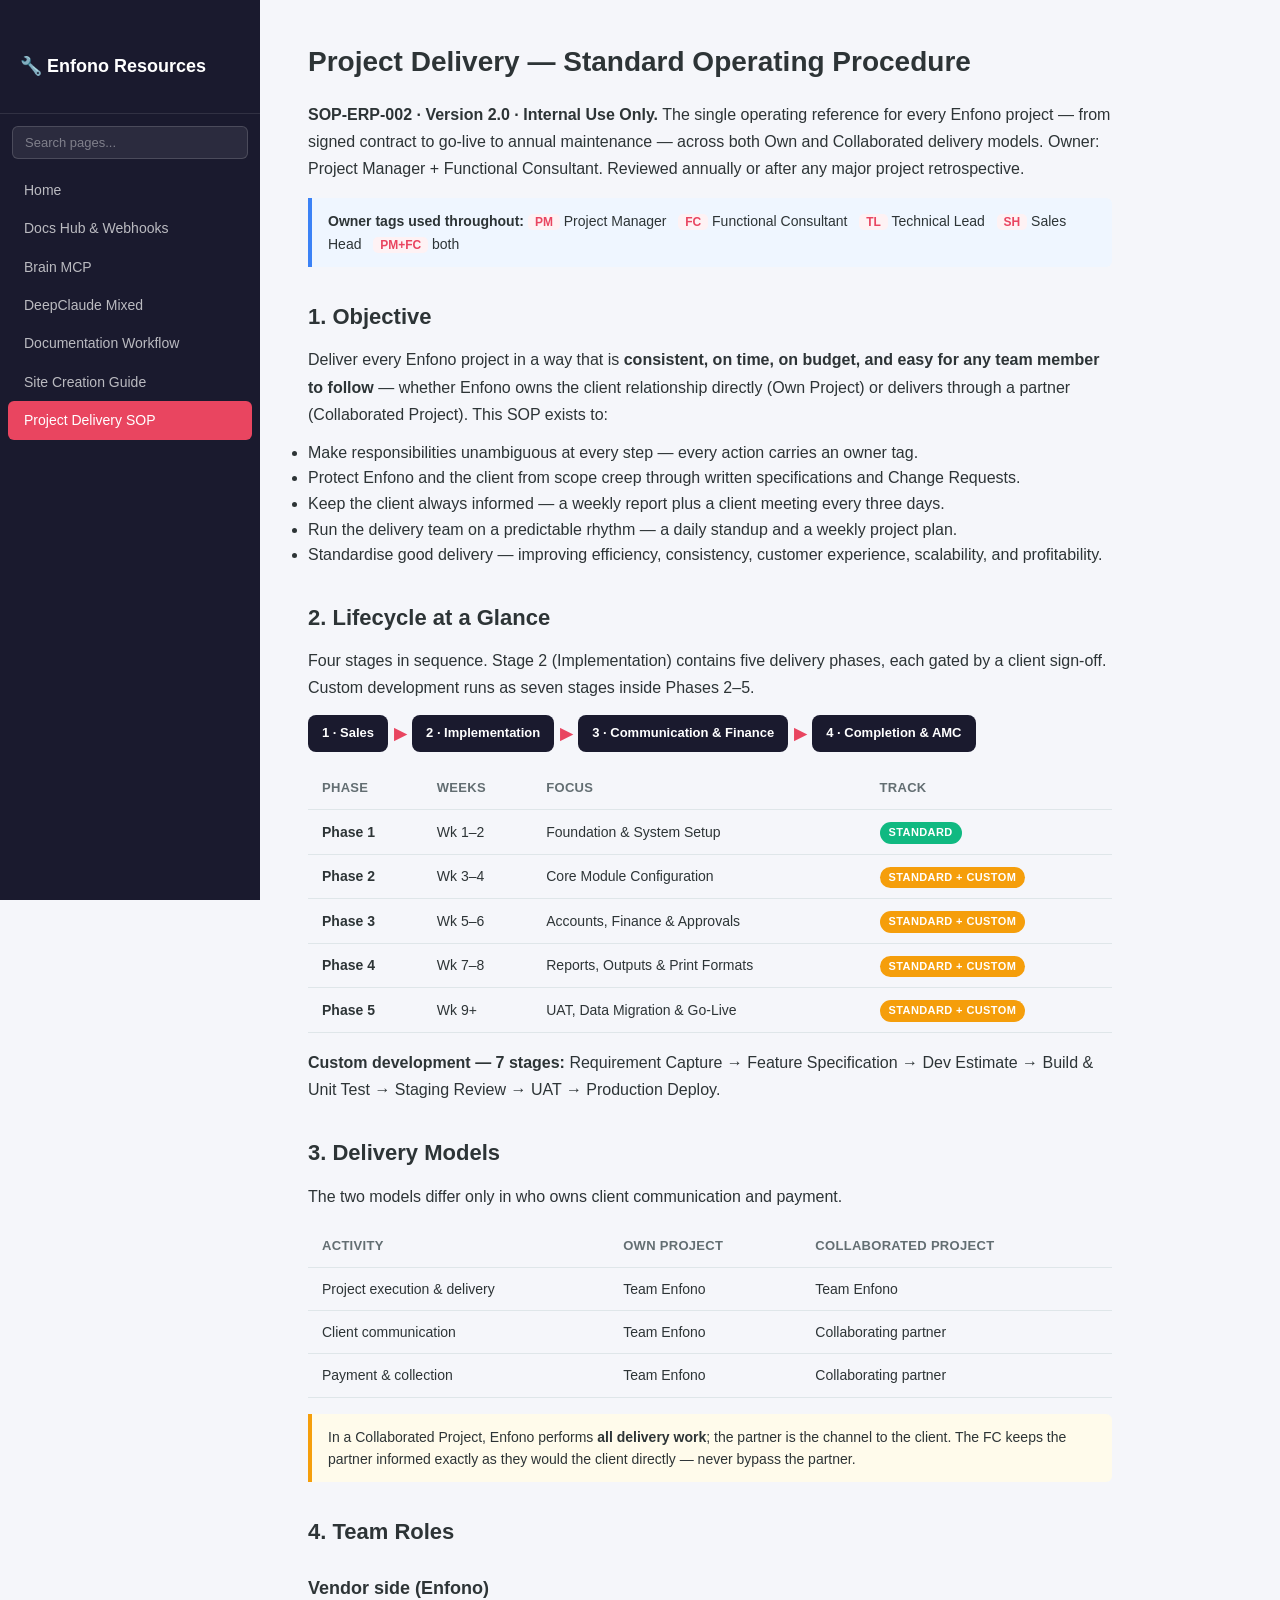
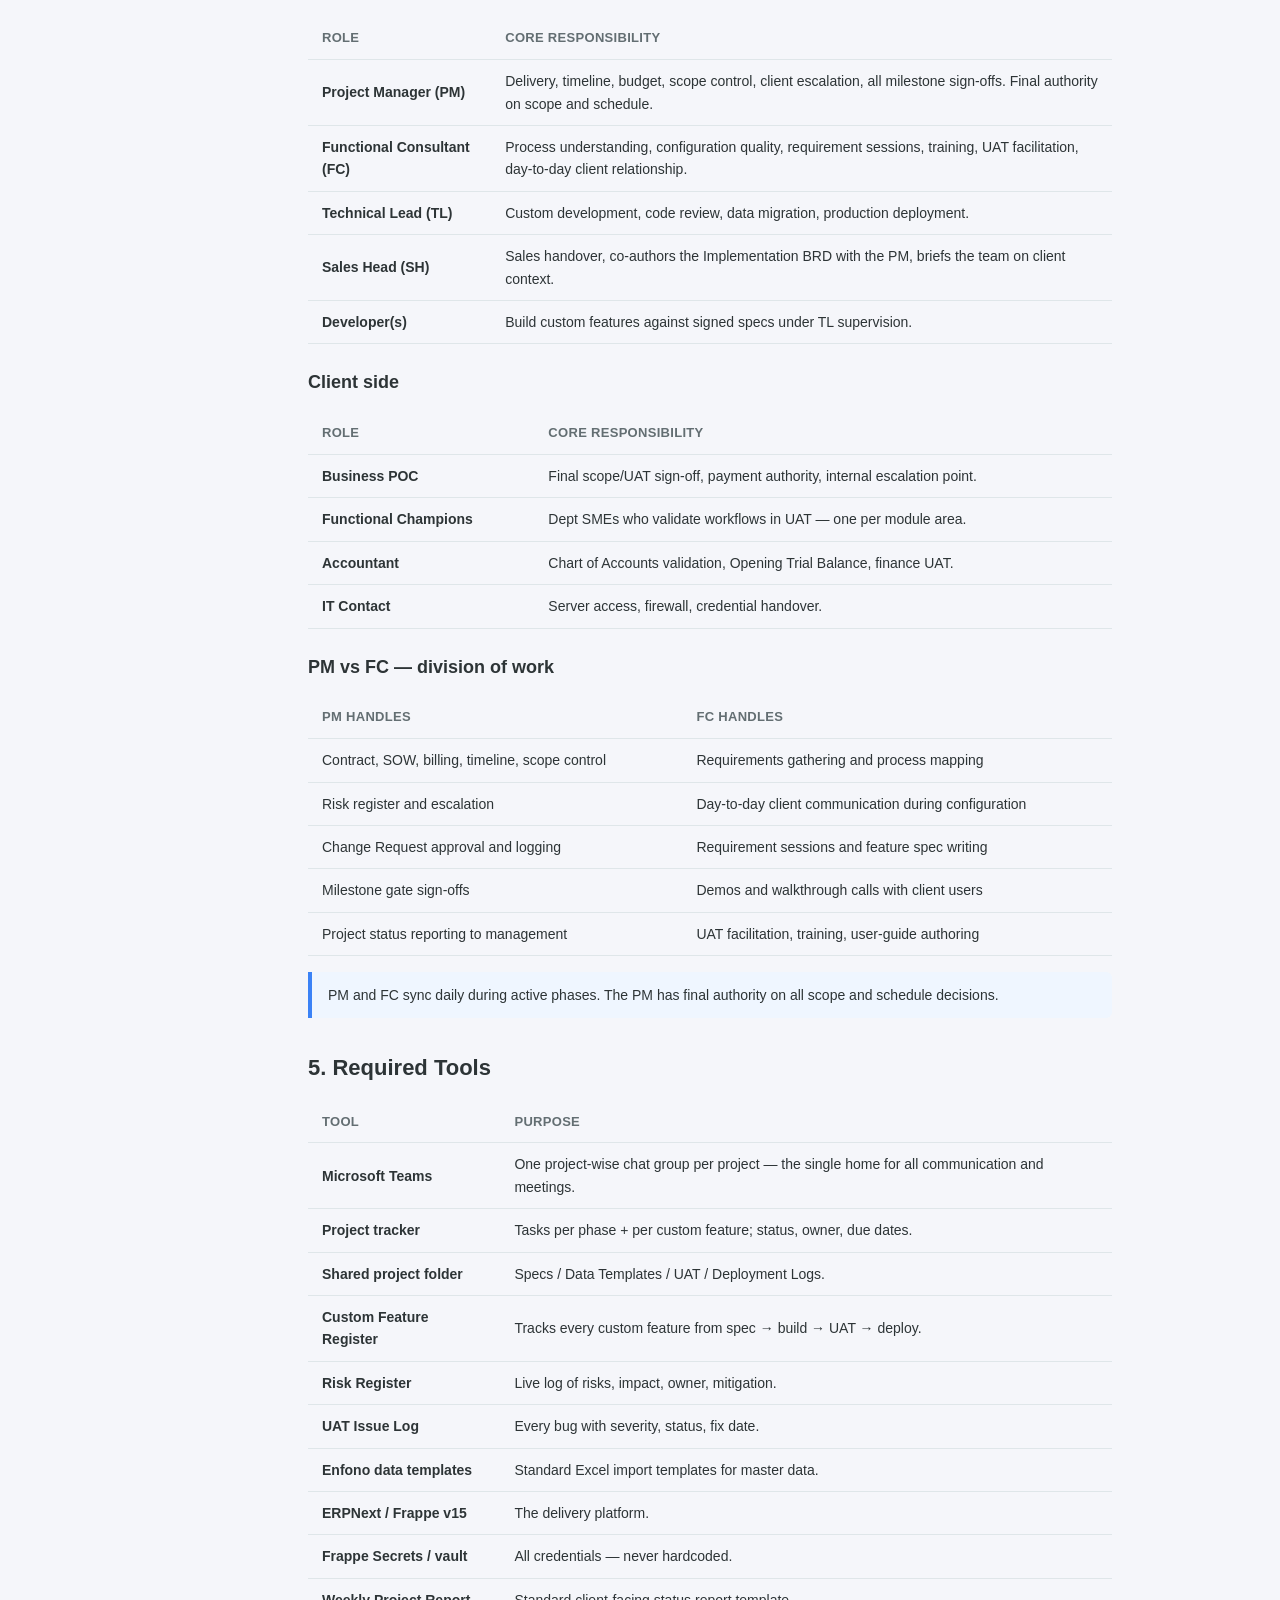
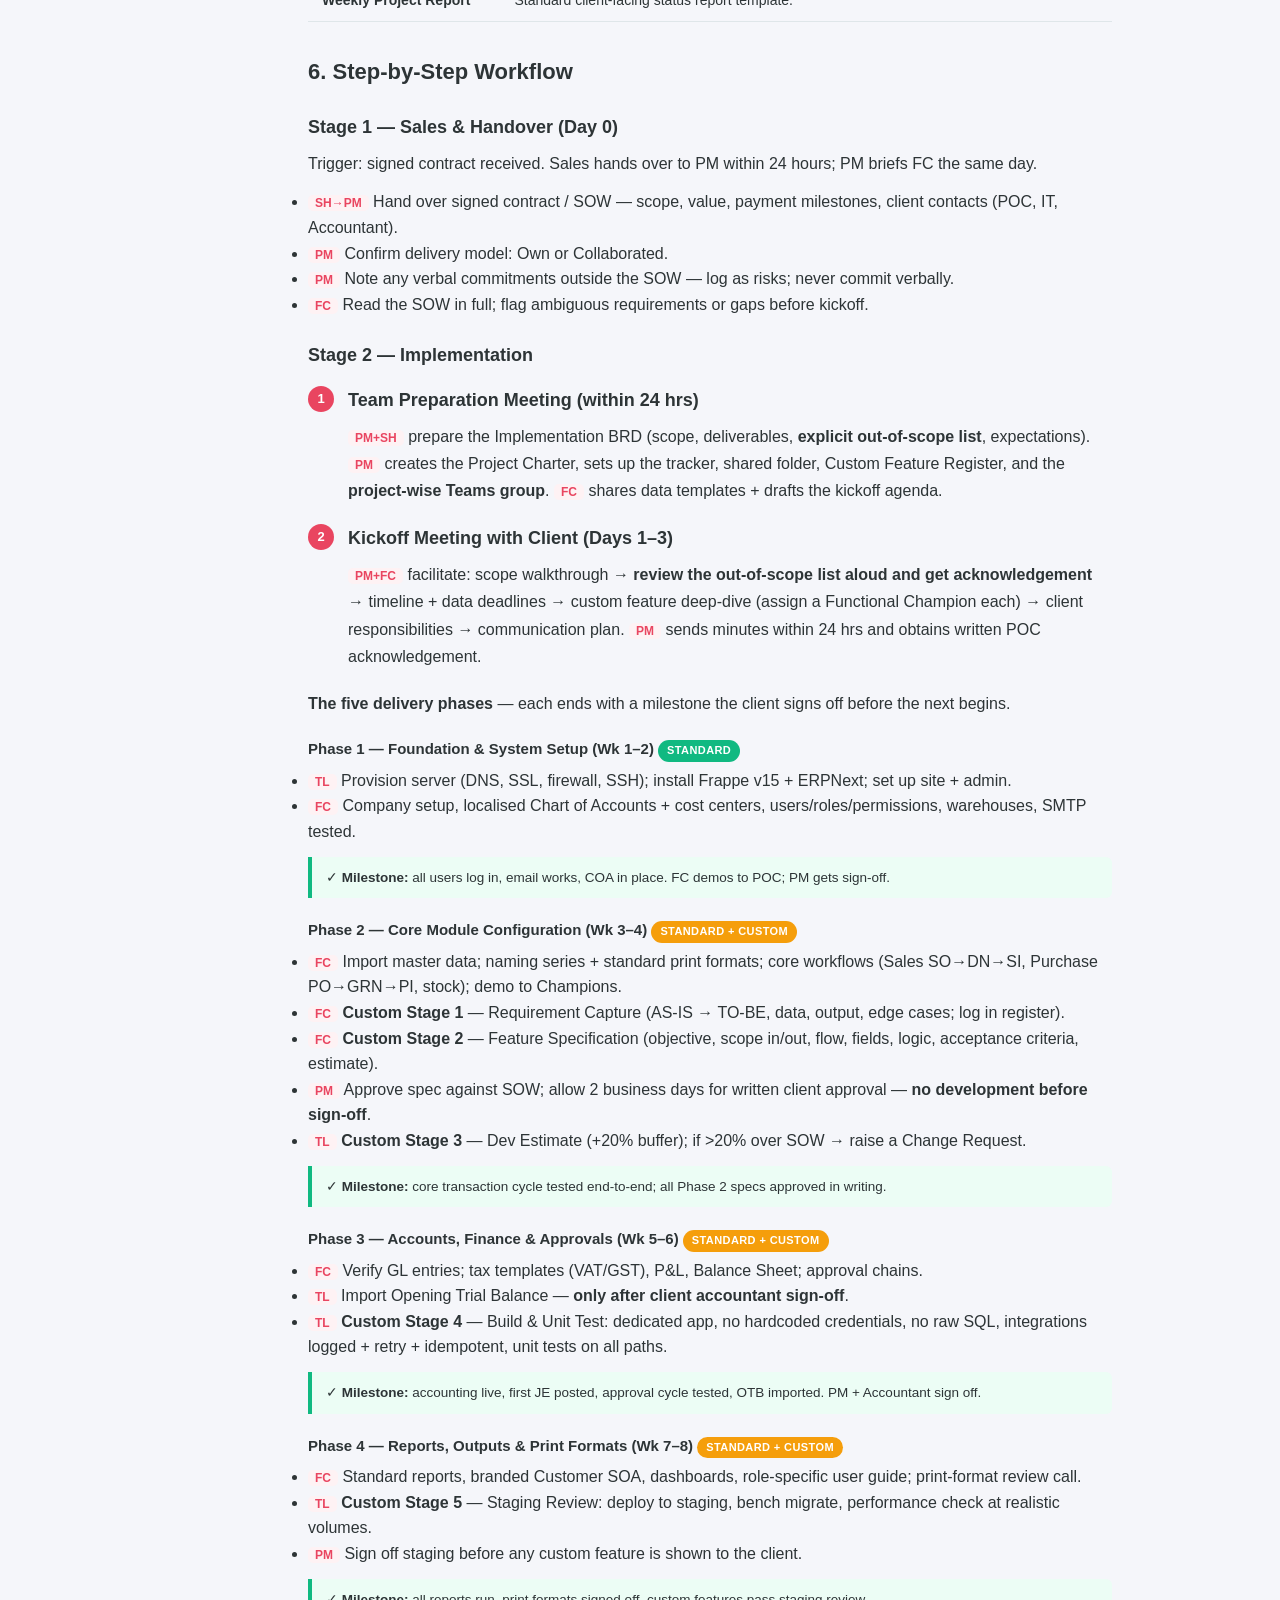
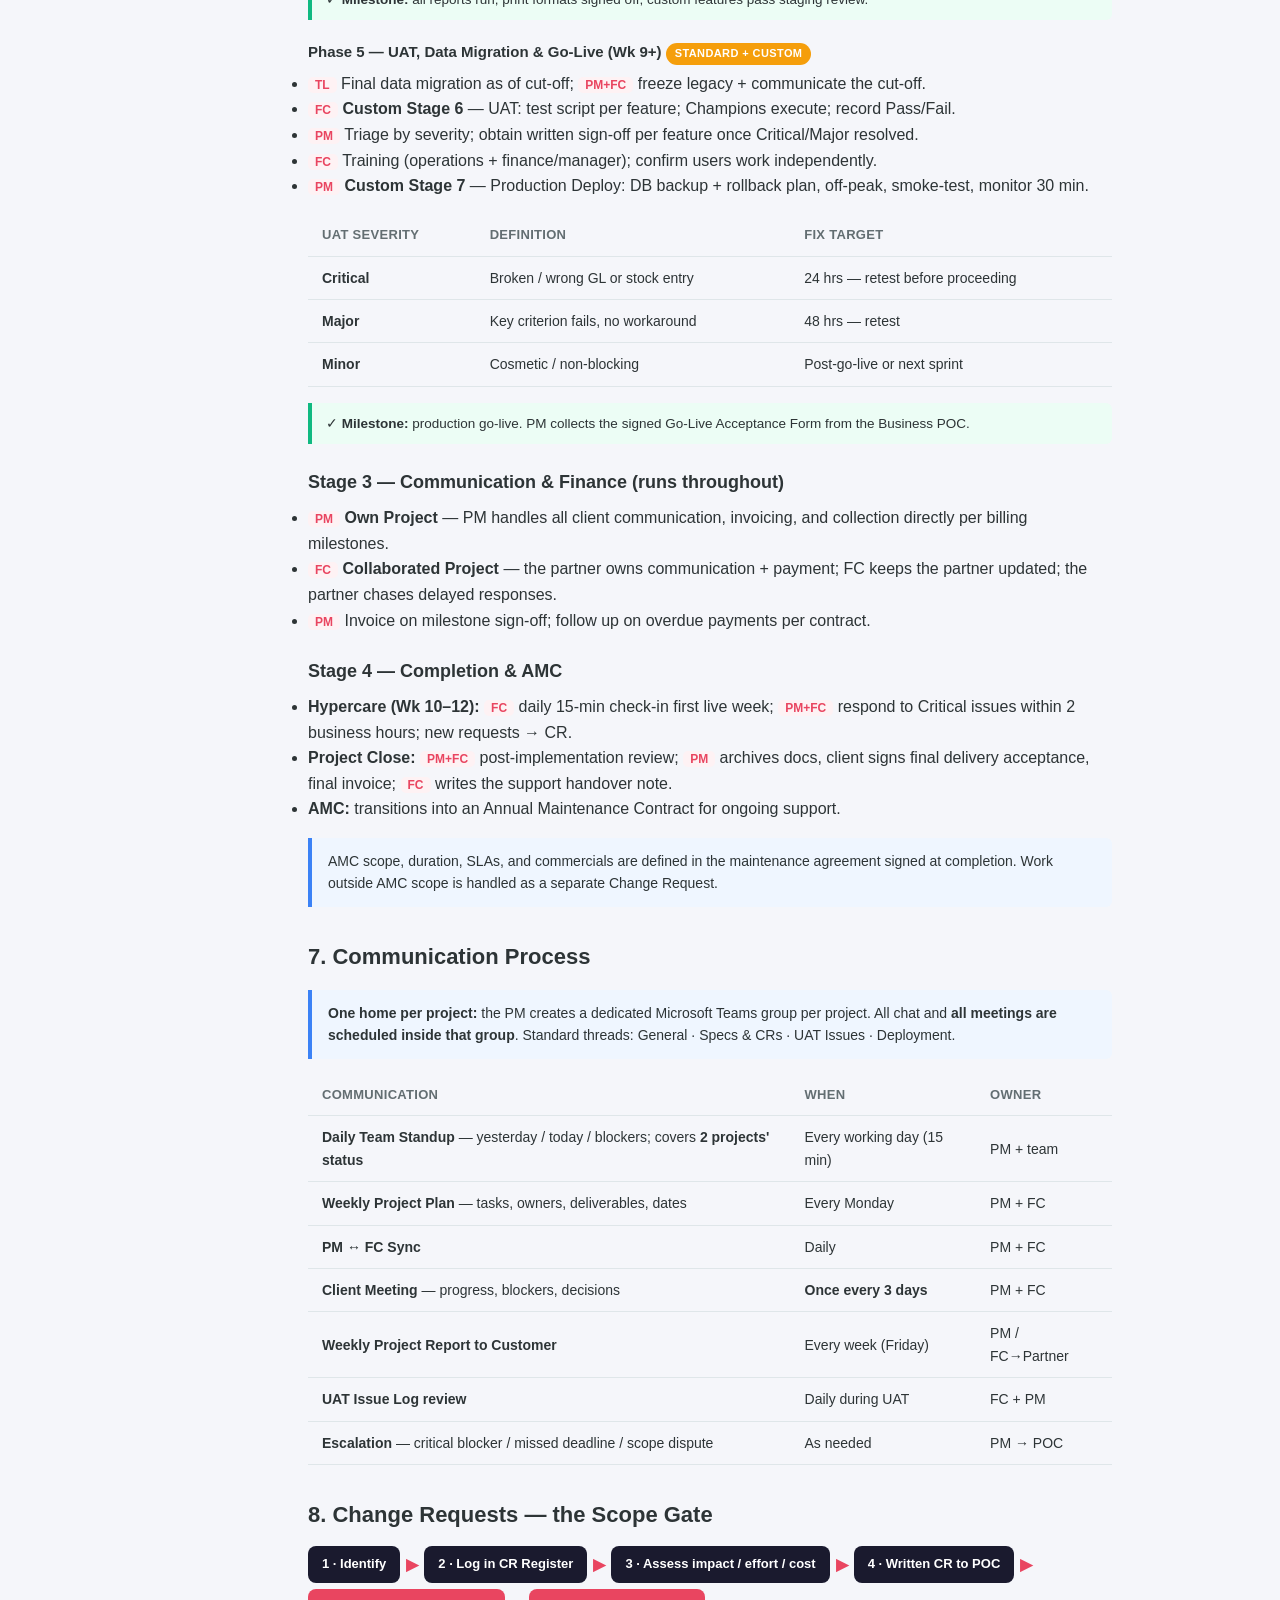
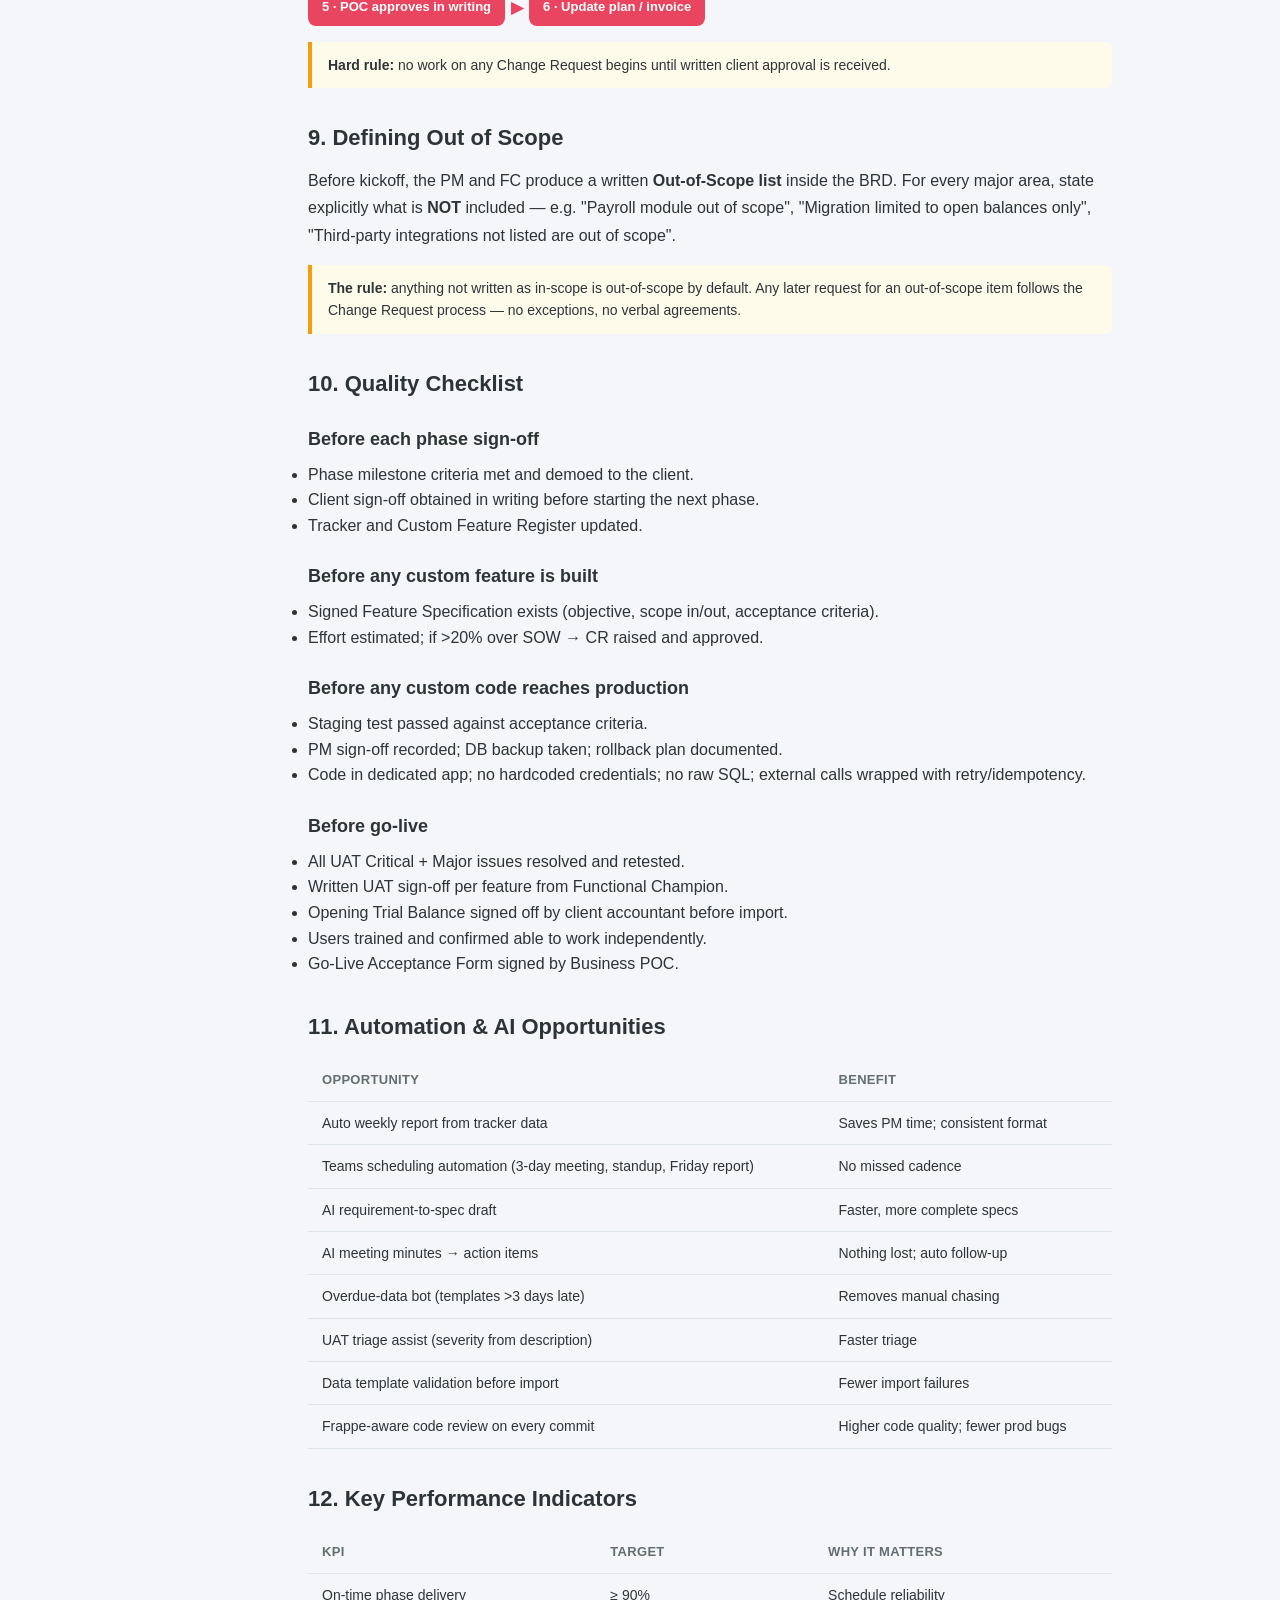
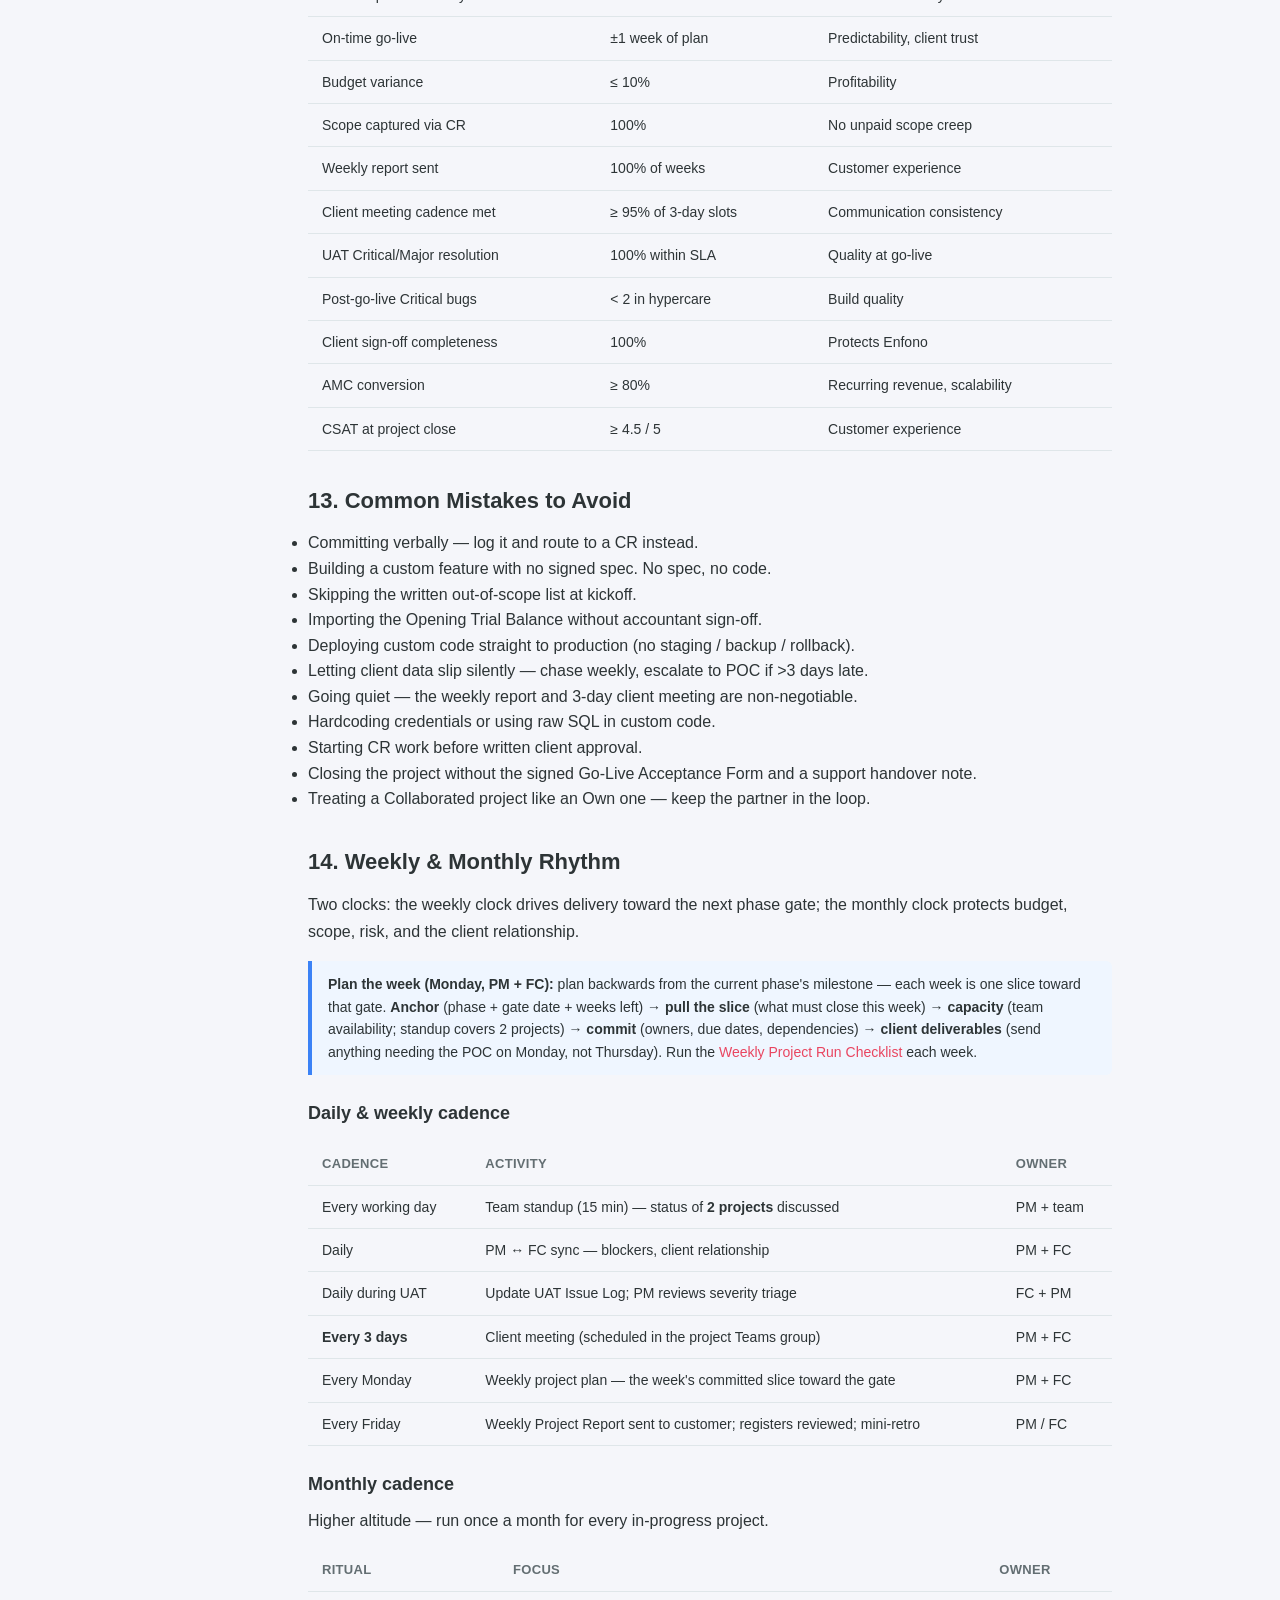
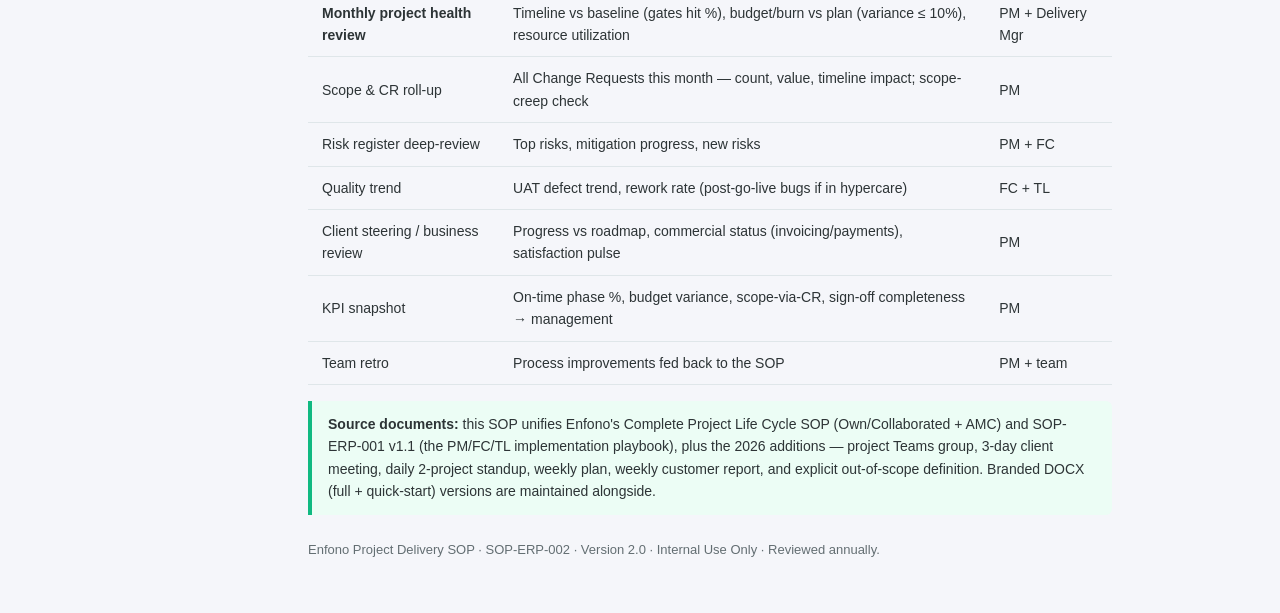
<file: pages/project-delivery-sop.html>
<!DOCTYPE html>
<html lang="en">
<head>
  <meta charset="UTF-8">
  <meta name="viewport" content="width=device-width, initial-scale=1.0">
  <title>Project Delivery SOP (SOP-ERP-002 v2.0) — Enfono Resources</title>
  <link rel="stylesheet" href="../css/style.css">
  <style>
    .track { display:inline-block; font-size:11px; font-weight:700; letter-spacing:.4px; padding:2px 9px; border-radius:20px; text-transform:uppercase; color:#fff; }
    .track.std { background:#10b981; } .track.cus { background:#f59e0b; }
    .flow { display:flex; flex-wrap:wrap; align-items:center; gap:6px; margin:14px 0; }
    .flow .node { background:#1a1a2e; color:#fff; font-size:13px; font-weight:600; padding:8px 14px; border-radius:8px; }
    .flow .node.alt { background:#e94560; }
    .flow .arr { color:#e94560; font-weight:700; font-size:16px; }
    .owner { font-size:12px; font-weight:700; color:#e94560; background:#fef2f4; padding:1px 7px; border-radius:5px; }
    .gate { border-left:4px solid #10b981; background:#ecfdf5; padding:10px 14px; border-radius:0 6px 6px 0; margin:12px 0; font-size:13.5px; }
  </style>
</head>
<body>
  <div class="layout">
    <nav class="sidebar" id="sidebar">
      <div class="sidebar-brand">
        <h2>🔧 Enfono Resources</h2>
      </div>
      <div class="sidebar-search">
        <input type="text" id="nav-search" placeholder="Search pages...">
      </div>
      <ul class="nav-list" id="nav-list">
        <li><a href="/" class="nav-link">Home</a></li>
        <li><a href="docs-hub-webhooks.html" class="nav-link">Docs Hub &amp; Webhooks</a></li>
        <li><a href="brain-mcp.html" class="nav-link">Brain MCP</a></li>
        <li><a href="deepclaude-mixed.html" class="nav-link">DeepClaude Mixed</a></li>
        <li><a href="documentation-workflow.html" class="nav-link">Documentation Workflow</a></li>
        <li><a href="server-manager-site-creation.html" class="nav-link">Site Creation Guide</a></li>
        <li><a href="project-delivery-sop.html" class="nav-link active">Project Delivery SOP</a></li>
      </ul>
    </nav>

    <main class="content">
      <h1>Project Delivery — Standard Operating Procedure</h1>
      <p>
        <strong>SOP-ERP-002 · Version 2.0 · Internal Use Only.</strong>
        The single operating reference for every Enfono project — from signed contract to go-live to annual maintenance —
        across both Own and Collaborated delivery models. Owner: Project Manager + Functional Consultant.
        Reviewed annually or after any major project retrospective.
      </p>

      <div class="callout callout-info">
        <strong>Owner tags used throughout:</strong>
        <span class="owner">PM</span> Project Manager &nbsp;
        <span class="owner">FC</span> Functional Consultant &nbsp;
        <span class="owner">TL</span> Technical Lead &nbsp;
        <span class="owner">SH</span> Sales Head &nbsp;
        <span class="owner">PM+FC</span> both
      </div>

      <!-- OBJECTIVE -->
      <h2>1. Objective</h2>
      <p>Deliver every Enfono project in a way that is <strong>consistent, on time, on budget, and easy for any team member to follow</strong> — whether Enfono owns the client relationship directly (Own Project) or delivers through a partner (Collaborated Project). This SOP exists to:</p>
      <ul>
        <li>Make responsibilities unambiguous at every step — every action carries an owner tag.</li>
        <li>Protect Enfono and the client from scope creep through written specifications and Change Requests.</li>
        <li>Keep the client always informed — a weekly report plus a client meeting every three days.</li>
        <li>Run the delivery team on a predictable rhythm — a daily standup and a weekly project plan.</li>
        <li>Standardise good delivery — improving efficiency, consistency, customer experience, scalability, and profitability.</li>
      </ul>

      <!-- LIFECYCLE -->
      <h2>2. Lifecycle at a Glance</h2>
      <p>Four stages in sequence. Stage 2 (Implementation) contains five delivery phases, each gated by a client sign-off. Custom development runs as seven stages inside Phases 2–5.</p>
      <div class="flow">
        <span class="node">1 · Sales</span><span class="arr">▶</span>
        <span class="node">2 · Implementation</span><span class="arr">▶</span>
        <span class="node">3 · Communication &amp; Finance</span><span class="arr">▶</span>
        <span class="node">4 · Completion &amp; AMC</span>
      </div>
      <table>
        <thead><tr><th>Phase</th><th>Weeks</th><th>Focus</th><th>Track</th></tr></thead>
        <tbody>
          <tr><td><strong>Phase 1</strong></td><td>Wk 1–2</td><td>Foundation &amp; System Setup</td><td><span class="track std">Standard</span></td></tr>
          <tr><td><strong>Phase 2</strong></td><td>Wk 3–4</td><td>Core Module Configuration</td><td><span class="track cus">Standard + Custom</span></td></tr>
          <tr><td><strong>Phase 3</strong></td><td>Wk 5–6</td><td>Accounts, Finance &amp; Approvals</td><td><span class="track cus">Standard + Custom</span></td></tr>
          <tr><td><strong>Phase 4</strong></td><td>Wk 7–8</td><td>Reports, Outputs &amp; Print Formats</td><td><span class="track cus">Standard + Custom</span></td></tr>
          <tr><td><strong>Phase 5</strong></td><td>Wk 9+</td><td>UAT, Data Migration &amp; Go-Live</td><td><span class="track cus">Standard + Custom</span></td></tr>
        </tbody>
      </table>
      <p><strong>Custom development — 7 stages:</strong> Requirement Capture → Feature Specification → Dev Estimate → Build &amp; Unit Test → Staging Review → UAT → Production Deploy.</p>

      <!-- MODELS -->
      <h2>3. Delivery Models</h2>
      <p>The two models differ only in who owns client communication and payment.</p>
      <table>
        <thead><tr><th>Activity</th><th>Own Project</th><th>Collaborated Project</th></tr></thead>
        <tbody>
          <tr><td>Project execution &amp; delivery</td><td>Team Enfono</td><td>Team Enfono</td></tr>
          <tr><td>Client communication</td><td>Team Enfono</td><td>Collaborating partner</td></tr>
          <tr><td>Payment &amp; collection</td><td>Team Enfono</td><td>Collaborating partner</td></tr>
        </tbody>
      </table>
      <div class="callout callout-warning">
        In a Collaborated Project, Enfono performs <strong>all delivery work</strong>; the partner is the channel to the client. The FC keeps the partner informed exactly as they would the client directly — never bypass the partner.
      </div>

      <!-- ROLES -->
      <h2>4. Team Roles</h2>
      <h3>Vendor side (Enfono)</h3>
      <table>
        <thead><tr><th>Role</th><th>Core responsibility</th></tr></thead>
        <tbody>
          <tr><td><strong>Project Manager (PM)</strong></td><td>Delivery, timeline, budget, scope control, client escalation, all milestone sign-offs. Final authority on scope and schedule.</td></tr>
          <tr><td><strong>Functional Consultant (FC)</strong></td><td>Process understanding, configuration quality, requirement sessions, training, UAT facilitation, day-to-day client relationship.</td></tr>
          <tr><td><strong>Technical Lead (TL)</strong></td><td>Custom development, code review, data migration, production deployment.</td></tr>
          <tr><td><strong>Sales Head (SH)</strong></td><td>Sales handover, co-authors the Implementation BRD with the PM, briefs the team on client context.</td></tr>
          <tr><td><strong>Developer(s)</strong></td><td>Build custom features against signed specs under TL supervision.</td></tr>
        </tbody>
      </table>
      <h3>Client side</h3>
      <table>
        <thead><tr><th>Role</th><th>Core responsibility</th></tr></thead>
        <tbody>
          <tr><td><strong>Business POC</strong></td><td>Final scope/UAT sign-off, payment authority, internal escalation point.</td></tr>
          <tr><td><strong>Functional Champions</strong></td><td>Dept SMEs who validate workflows in UAT — one per module area.</td></tr>
          <tr><td><strong>Accountant</strong></td><td>Chart of Accounts validation, Opening Trial Balance, finance UAT.</td></tr>
          <tr><td><strong>IT Contact</strong></td><td>Server access, firewall, credential handover.</td></tr>
        </tbody>
      </table>
      <h3>PM vs FC — division of work</h3>
      <table>
        <thead><tr><th>PM handles</th><th>FC handles</th></tr></thead>
        <tbody>
          <tr><td>Contract, SOW, billing, timeline, scope control</td><td>Requirements gathering and process mapping</td></tr>
          <tr><td>Risk register and escalation</td><td>Day-to-day client communication during configuration</td></tr>
          <tr><td>Change Request approval and logging</td><td>Requirement sessions and feature spec writing</td></tr>
          <tr><td>Milestone gate sign-offs</td><td>Demos and walkthrough calls with client users</td></tr>
          <tr><td>Project status reporting to management</td><td>UAT facilitation, training, user-guide authoring</td></tr>
        </tbody>
      </table>
      <div class="callout callout-info">PM and FC sync daily during active phases. The PM has final authority on all scope and schedule decisions.</div>

      <!-- TOOLS -->
      <h2>5. Required Tools</h2>
      <table>
        <thead><tr><th>Tool</th><th>Purpose</th></tr></thead>
        <tbody>
          <tr><td><strong>Microsoft Teams</strong></td><td>One project-wise chat group per project — the single home for all communication and meetings.</td></tr>
          <tr><td><strong>Project tracker</strong></td><td>Tasks per phase + per custom feature; status, owner, due dates.</td></tr>
          <tr><td><strong>Shared project folder</strong></td><td>Specs / Data Templates / UAT / Deployment Logs.</td></tr>
          <tr><td><strong>Custom Feature Register</strong></td><td>Tracks every custom feature from spec → build → UAT → deploy.</td></tr>
          <tr><td><strong>Risk Register</strong></td><td>Live log of risks, impact, owner, mitigation.</td></tr>
          <tr><td><strong>UAT Issue Log</strong></td><td>Every bug with severity, status, fix date.</td></tr>
          <tr><td><strong>Enfono data templates</strong></td><td>Standard Excel import templates for master data.</td></tr>
          <tr><td><strong>ERPNext / Frappe v15</strong></td><td>The delivery platform.</td></tr>
          <tr><td><strong>Frappe Secrets / vault</strong></td><td>All credentials — never hardcoded.</td></tr>
          <tr><td><strong>Weekly Project Report</strong></td><td>Standard client-facing status report template.</td></tr>
        </tbody>
      </table>

      <!-- WORKFLOW -->
      <h2>6. Step-by-Step Workflow</h2>

      <h3>Stage 1 — Sales &amp; Handover (Day 0)</h3>
      <p>Trigger: signed contract received. Sales hands over to PM within 24 hours; PM briefs FC the same day.</p>
      <ul>
        <li><span class="owner">SH→PM</span> Hand over signed contract / SOW — scope, value, payment milestones, client contacts (POC, IT, Accountant).</li>
        <li><span class="owner">PM</span> Confirm delivery model: Own or Collaborated.</li>
        <li><span class="owner">PM</span> Note any verbal commitments outside the SOW — log as risks; never commit verbally.</li>
        <li><span class="owner">FC</span> Read the SOW in full; flag ambiguous requirements or gaps before kickoff.</li>
      </ul>

      <h3>Stage 2 — Implementation</h3>
      <ol class="steps">
        <li>
          <h3>Team Preparation Meeting (within 24 hrs)</h3>
          <p><span class="owner">PM+SH</span> prepare the Implementation BRD (scope, deliverables, <strong>explicit out-of-scope list</strong>, expectations). <span class="owner">PM</span> creates the Project Charter, sets up the tracker, shared folder, Custom Feature Register, and the <strong>project-wise Teams group</strong>. <span class="owner">FC</span> shares data templates + drafts the kickoff agenda.</p>
        </li>
        <li>
          <h3>Kickoff Meeting with Client (Days 1–3)</h3>
          <p><span class="owner">PM+FC</span> facilitate: scope walkthrough → <strong>review the out-of-scope list aloud and get acknowledgement</strong> → timeline + data deadlines → custom feature deep-dive (assign a Functional Champion each) → client responsibilities → communication plan. <span class="owner">PM</span> sends minutes within 24 hrs and obtains written POC acknowledgement.</p>
        </li>
      </ol>

      <p><strong>The five delivery phases</strong> — each ends with a milestone the client signs off before the next begins.</p>

      <h4>Phase 1 — Foundation &amp; System Setup (Wk 1–2) <span class="track std">Standard</span></h4>
      <ul>
        <li><span class="owner">TL</span> Provision server (DNS, SSL, firewall, SSH); install Frappe v15 + ERPNext; set up site + admin.</li>
        <li><span class="owner">FC</span> Company setup, localised Chart of Accounts + cost centers, users/roles/permissions, warehouses, SMTP tested.</li>
      </ul>
      <div class="gate">✓ <strong>Milestone:</strong> all users log in, email works, COA in place. FC demos to POC; PM gets sign-off.</div>

      <h4>Phase 2 — Core Module Configuration (Wk 3–4) <span class="track cus">Standard + Custom</span></h4>
      <ul>
        <li><span class="owner">FC</span> Import master data; naming series + standard print formats; core workflows (Sales SO→DN→SI, Purchase PO→GRN→PI, stock); demo to Champions.</li>
        <li><span class="owner">FC</span> <strong>Custom Stage 1</strong> — Requirement Capture (AS-IS → TO-BE, data, output, edge cases; log in register).</li>
        <li><span class="owner">FC</span> <strong>Custom Stage 2</strong> — Feature Specification (objective, scope in/out, flow, fields, logic, acceptance criteria, estimate).</li>
        <li><span class="owner">PM</span> Approve spec against SOW; allow 2 business days for written client approval — <strong>no development before sign-off</strong>.</li>
        <li><span class="owner">TL</span> <strong>Custom Stage 3</strong> — Dev Estimate (+20% buffer); if &gt;20% over SOW → raise a Change Request.</li>
      </ul>
      <div class="gate">✓ <strong>Milestone:</strong> core transaction cycle tested end-to-end; all Phase 2 specs approved in writing.</div>

      <h4>Phase 3 — Accounts, Finance &amp; Approvals (Wk 5–6) <span class="track cus">Standard + Custom</span></h4>
      <ul>
        <li><span class="owner">FC</span> Verify GL entries; tax templates (VAT/GST), P&amp;L, Balance Sheet; approval chains.</li>
        <li><span class="owner">TL</span> Import Opening Trial Balance — <strong>only after client accountant sign-off</strong>.</li>
        <li><span class="owner">TL</span> <strong>Custom Stage 4</strong> — Build &amp; Unit Test: dedicated app, no hardcoded credentials, no raw SQL, integrations logged + retry + idempotent, unit tests on all paths.</li>
      </ul>
      <div class="gate">✓ <strong>Milestone:</strong> accounting live, first JE posted, approval cycle tested, OTB imported. PM + Accountant sign off.</div>

      <h4>Phase 4 — Reports, Outputs &amp; Print Formats (Wk 7–8) <span class="track cus">Standard + Custom</span></h4>
      <ul>
        <li><span class="owner">FC</span> Standard reports, branded Customer SOA, dashboards, role-specific user guide; print-format review call.</li>
        <li><span class="owner">TL</span> <strong>Custom Stage 5</strong> — Staging Review: deploy to staging, bench migrate, performance check at realistic volumes.</li>
        <li><span class="owner">PM</span> Sign off staging before any custom feature is shown to the client.</li>
      </ul>
      <div class="gate">✓ <strong>Milestone:</strong> all reports run, print formats signed off, custom features pass staging review.</div>

      <h4>Phase 5 — UAT, Data Migration &amp; Go-Live (Wk 9+) <span class="track cus">Standard + Custom</span></h4>
      <ul>
        <li><span class="owner">TL</span> Final data migration as of cut-off; <span class="owner">PM+FC</span> freeze legacy + communicate the cut-off.</li>
        <li><span class="owner">FC</span> <strong>Custom Stage 6</strong> — UAT: test script per feature; Champions execute; record Pass/Fail.</li>
        <li><span class="owner">PM</span> Triage by severity; obtain written sign-off per feature once Critical/Major resolved.</li>
        <li><span class="owner">FC</span> Training (operations + finance/manager); confirm users work independently.</li>
        <li><span class="owner">PM</span> <strong>Custom Stage 7</strong> — Production Deploy: DB backup + rollback plan, off-peak, smoke-test, monitor 30 min.</li>
      </ul>
      <table>
        <thead><tr><th>UAT Severity</th><th>Definition</th><th>Fix target</th></tr></thead>
        <tbody>
          <tr><td><strong>Critical</strong></td><td>Broken / wrong GL or stock entry</td><td>24 hrs — retest before proceeding</td></tr>
          <tr><td><strong>Major</strong></td><td>Key criterion fails, no workaround</td><td>48 hrs — retest</td></tr>
          <tr><td><strong>Minor</strong></td><td>Cosmetic / non-blocking</td><td>Post-go-live or next sprint</td></tr>
        </tbody>
      </table>
      <div class="gate">✓ <strong>Milestone:</strong> production go-live. PM collects the signed Go-Live Acceptance Form from the Business POC.</div>

      <h3>Stage 3 — Communication &amp; Finance (runs throughout)</h3>
      <ul>
        <li><span class="owner">PM</span> <strong>Own Project</strong> — PM handles all client communication, invoicing, and collection directly per billing milestones.</li>
        <li><span class="owner">FC</span> <strong>Collaborated Project</strong> — the partner owns communication + payment; FC keeps the partner updated; the partner chases delayed responses.</li>
        <li><span class="owner">PM</span> Invoice on milestone sign-off; follow up on overdue payments per contract.</li>
      </ul>

      <h3>Stage 4 — Completion &amp; AMC</h3>
      <ul>
        <li><strong>Hypercare (Wk 10–12):</strong> <span class="owner">FC</span> daily 15-min check-in first live week; <span class="owner">PM+FC</span> respond to Critical issues within 2 business hours; new requests → CR.</li>
        <li><strong>Project Close:</strong> <span class="owner">PM+FC</span> post-implementation review; <span class="owner">PM</span> archives docs, client signs final delivery acceptance, final invoice; <span class="owner">FC</span> writes the support handover note.</li>
        <li><strong>AMC:</strong> transitions into an Annual Maintenance Contract for ongoing support.</li>
      </ul>
      <div class="callout callout-info">AMC scope, duration, SLAs, and commercials are defined in the maintenance agreement signed at completion. Work outside AMC scope is handled as a separate Change Request.</div>

      <!-- COMMUNICATION -->
      <h2>7. Communication Process</h2>
      <div class="callout callout-info">
        <strong>One home per project:</strong> the PM creates a dedicated Microsoft Teams group per project. All chat and <strong>all meetings are scheduled inside that group</strong>. Standard threads: General · Specs &amp; CRs · UAT Issues · Deployment.
      </div>
      <table>
        <thead><tr><th>Communication</th><th>When</th><th>Owner</th></tr></thead>
        <tbody>
          <tr><td><strong>Daily Team Standup</strong> — yesterday / today / blockers; covers <strong>2 projects' status</strong></td><td>Every working day (15 min)</td><td>PM + team</td></tr>
          <tr><td><strong>Weekly Project Plan</strong> — tasks, owners, deliverables, dates</td><td>Every Monday</td><td>PM + FC</td></tr>
          <tr><td><strong>PM ↔ FC Sync</strong></td><td>Daily</td><td>PM + FC</td></tr>
          <tr><td><strong>Client Meeting</strong> — progress, blockers, decisions</td><td><strong>Once every 3 days</strong></td><td>PM + FC</td></tr>
          <tr><td><strong>Weekly Project Report to Customer</strong></td><td>Every week (Friday)</td><td>PM / FC→Partner</td></tr>
          <tr><td><strong>UAT Issue Log review</strong></td><td>Daily during UAT</td><td>FC + PM</td></tr>
          <tr><td><strong>Escalation</strong> — critical blocker / missed deadline / scope dispute</td><td>As needed</td><td>PM → POC</td></tr>
        </tbody>
      </table>

      <!-- CHANGE REQUESTS -->
      <h2>8. Change Requests — the Scope Gate</h2>
      <div class="flow">
        <span class="node">1 · Identify</span><span class="arr">▶</span>
        <span class="node">2 · Log in CR Register</span><span class="arr">▶</span>
        <span class="node">3 · Assess impact / effort / cost</span><span class="arr">▶</span>
        <span class="node">4 · Written CR to POC</span><span class="arr">▶</span>
        <span class="node alt">5 · POC approves in writing</span><span class="arr">▶</span>
        <span class="node alt">6 · Update plan / invoice</span>
      </div>
      <div class="callout callout-warning"><strong>Hard rule:</strong> no work on any Change Request begins until written client approval is received.</div>

      <!-- OUT OF SCOPE -->
      <h2>9. Defining Out of Scope</h2>
      <p>Before kickoff, the PM and FC produce a written <strong>Out-of-Scope list</strong> inside the BRD. For every major area, state explicitly what is <strong>NOT</strong> included — e.g. "Payroll module out of scope", "Migration limited to open balances only", "Third-party integrations not listed are out of scope".</p>
      <div class="callout callout-warning"><strong>The rule:</strong> anything not written as in-scope is out-of-scope by default. Any later request for an out-of-scope item follows the Change Request process — no exceptions, no verbal agreements.</div>

      <!-- CHECKLIST -->
      <h2>10. Quality Checklist</h2>
      <h3>Before each phase sign-off</h3>
      <ul>
        <li>Phase milestone criteria met and demoed to the client.</li>
        <li>Client sign-off obtained in writing before starting the next phase.</li>
        <li>Tracker and Custom Feature Register updated.</li>
      </ul>
      <h3>Before any custom feature is built</h3>
      <ul>
        <li>Signed Feature Specification exists (objective, scope in/out, acceptance criteria).</li>
        <li>Effort estimated; if &gt;20% over SOW → CR raised and approved.</li>
      </ul>
      <h3>Before any custom code reaches production</h3>
      <ul>
        <li>Staging test passed against acceptance criteria.</li>
        <li>PM sign-off recorded; DB backup taken; rollback plan documented.</li>
        <li>Code in dedicated app; no hardcoded credentials; no raw SQL; external calls wrapped with retry/idempotency.</li>
      </ul>
      <h3>Before go-live</h3>
      <ul>
        <li>All UAT Critical + Major issues resolved and retested.</li>
        <li>Written UAT sign-off per feature from Functional Champion.</li>
        <li>Opening Trial Balance signed off by client accountant before import.</li>
        <li>Users trained and confirmed able to work independently.</li>
        <li>Go-Live Acceptance Form signed by Business POC.</li>
      </ul>

      <!-- AUTOMATION -->
      <h2>11. Automation &amp; AI Opportunities</h2>
      <table>
        <thead><tr><th>Opportunity</th><th>Benefit</th></tr></thead>
        <tbody>
          <tr><td>Auto weekly report from tracker data</td><td>Saves PM time; consistent format</td></tr>
          <tr><td>Teams scheduling automation (3-day meeting, standup, Friday report)</td><td>No missed cadence</td></tr>
          <tr><td>AI requirement-to-spec draft</td><td>Faster, more complete specs</td></tr>
          <tr><td>AI meeting minutes → action items</td><td>Nothing lost; auto follow-up</td></tr>
          <tr><td>Overdue-data bot (templates &gt;3 days late)</td><td>Removes manual chasing</td></tr>
          <tr><td>UAT triage assist (severity from description)</td><td>Faster triage</td></tr>
          <tr><td>Data template validation before import</td><td>Fewer import failures</td></tr>
          <tr><td>Frappe-aware code review on every commit</td><td>Higher code quality; fewer prod bugs</td></tr>
        </tbody>
      </table>

      <!-- KPIs -->
      <h2>12. Key Performance Indicators</h2>
      <table>
        <thead><tr><th>KPI</th><th>Target</th><th>Why it matters</th></tr></thead>
        <tbody>
          <tr><td>On-time phase delivery</td><td>≥ 90%</td><td>Schedule reliability</td></tr>
          <tr><td>On-time go-live</td><td>±1 week of plan</td><td>Predictability, client trust</td></tr>
          <tr><td>Budget variance</td><td>≤ 10%</td><td>Profitability</td></tr>
          <tr><td>Scope captured via CR</td><td>100%</td><td>No unpaid scope creep</td></tr>
          <tr><td>Weekly report sent</td><td>100% of weeks</td><td>Customer experience</td></tr>
          <tr><td>Client meeting cadence met</td><td>≥ 95% of 3-day slots</td><td>Communication consistency</td></tr>
          <tr><td>UAT Critical/Major resolution</td><td>100% within SLA</td><td>Quality at go-live</td></tr>
          <tr><td>Post-go-live Critical bugs</td><td>&lt; 2 in hypercare</td><td>Build quality</td></tr>
          <tr><td>Client sign-off completeness</td><td>100%</td><td>Protects Enfono</td></tr>
          <tr><td>AMC conversion</td><td>≥ 80%</td><td>Recurring revenue, scalability</td></tr>
          <tr><td>CSAT at project close</td><td>≥ 4.5 / 5</td><td>Customer experience</td></tr>
        </tbody>
      </table>

      <!-- MISTAKES -->
      <h2>13. Common Mistakes to Avoid</h2>
      <ul>
        <li>Committing verbally — log it and route to a CR instead.</li>
        <li>Building a custom feature with no signed spec. No spec, no code.</li>
        <li>Skipping the written out-of-scope list at kickoff.</li>
        <li>Importing the Opening Trial Balance without accountant sign-off.</li>
        <li>Deploying custom code straight to production (no staging / backup / rollback).</li>
        <li>Letting client data slip silently — chase weekly, escalate to POC if &gt;3 days late.</li>
        <li>Going quiet — the weekly report and 3-day client meeting are non-negotiable.</li>
        <li>Hardcoding credentials or using raw SQL in custom code.</li>
        <li>Starting CR work before written client approval.</li>
        <li>Closing the project without the signed Go-Live Acceptance Form and a support handover note.</li>
        <li>Treating a Collaborated project like an Own one — keep the partner in the loop.</li>
      </ul>

      <!-- MONITORING -->
      <h2>14. Weekly &amp; Monthly Rhythm</h2>
      <p>Two clocks: the weekly clock drives delivery toward the next phase gate; the monthly clock protects budget, scope, risk, and the client relationship.</p>
      <div class="callout callout-info">
        <strong>Plan the week (Monday, PM + FC):</strong> plan backwards from the current phase's milestone — each week is one slice toward that gate. <strong>Anchor</strong> (phase + gate date + weeks left) → <strong>pull the slice</strong> (what must close this week) → <strong>capacity</strong> (team availability; standup covers 2 projects) → <strong>commit</strong> (owners, due dates, dependencies) → <strong>client deliverables</strong> (send anything needing the POC on Monday, not Thursday). Run the <a href="project-weekly-checklist.html">Weekly Project Run Checklist</a> each week.
      </div>
      <h3>Daily &amp; weekly cadence</h3>
      <table>
        <thead><tr><th>Cadence</th><th>Activity</th><th>Owner</th></tr></thead>
        <tbody>
          <tr><td>Every working day</td><td>Team standup (15 min) — status of <strong>2 projects</strong> discussed</td><td>PM + team</td></tr>
          <tr><td>Daily</td><td>PM ↔ FC sync — blockers, client relationship</td><td>PM + FC</td></tr>
          <tr><td>Daily during UAT</td><td>Update UAT Issue Log; PM reviews severity triage</td><td>FC + PM</td></tr>
          <tr><td><strong>Every 3 days</strong></td><td>Client meeting (scheduled in the project Teams group)</td><td>PM + FC</td></tr>
          <tr><td>Every Monday</td><td>Weekly project plan — the week's committed slice toward the gate</td><td>PM + FC</td></tr>
          <tr><td>Every Friday</td><td>Weekly Project Report sent to customer; registers reviewed; mini-retro</td><td>PM / FC</td></tr>
        </tbody>
      </table>
      <h3>Monthly cadence</h3>
      <p>Higher altitude — run once a month for every in-progress project.</p>
      <table>
        <thead><tr><th>Ritual</th><th>Focus</th><th>Owner</th></tr></thead>
        <tbody>
          <tr><td><strong>Monthly project health review</strong></td><td>Timeline vs baseline (gates hit %), budget/burn vs plan (variance ≤ 10%), resource utilization</td><td>PM + Delivery Mgr</td></tr>
          <tr><td>Scope &amp; CR roll-up</td><td>All Change Requests this month — count, value, timeline impact; scope-creep check</td><td>PM</td></tr>
          <tr><td>Risk register deep-review</td><td>Top risks, mitigation progress, new risks</td><td>PM + FC</td></tr>
          <tr><td>Quality trend</td><td>UAT defect trend, rework rate (post-go-live bugs if in hypercare)</td><td>FC + TL</td></tr>
          <tr><td>Client steering / business review</td><td>Progress vs roadmap, commercial status (invoicing/payments), satisfaction pulse</td><td>PM</td></tr>
          <tr><td>KPI snapshot</td><td>On-time phase %, budget variance, scope-via-CR, sign-off completeness → management</td><td>PM</td></tr>
          <tr><td>Team retro</td><td>Process improvements fed back to the SOP</td><td>PM + team</td></tr>
        </tbody>
      </table>

      <div class="callout callout-tip">
        <strong>Source documents:</strong> this SOP unifies Enfono's Complete Project Life Cycle SOP (Own/Collaborated + AMC) and SOP-ERP-001 v1.1 (the PM/FC/TL implementation playbook), plus the 2026 additions — project Teams group, 3-day client meeting, daily 2-project standup, weekly plan, weekly customer report, and explicit out-of-scope definition. Branded DOCX (full + quick-start) versions are maintained alongside.
      </div>

      <p style="color:var(--text-light);font-size:13px;margin-top:24px;">Enfono Project Delivery SOP · SOP-ERP-002 · Version 2.0 · Internal Use Only · Reviewed annually.</p>

    </main>
  </div>
  <script src="../js/nav.js"></script>
</body>
</html>
</file>
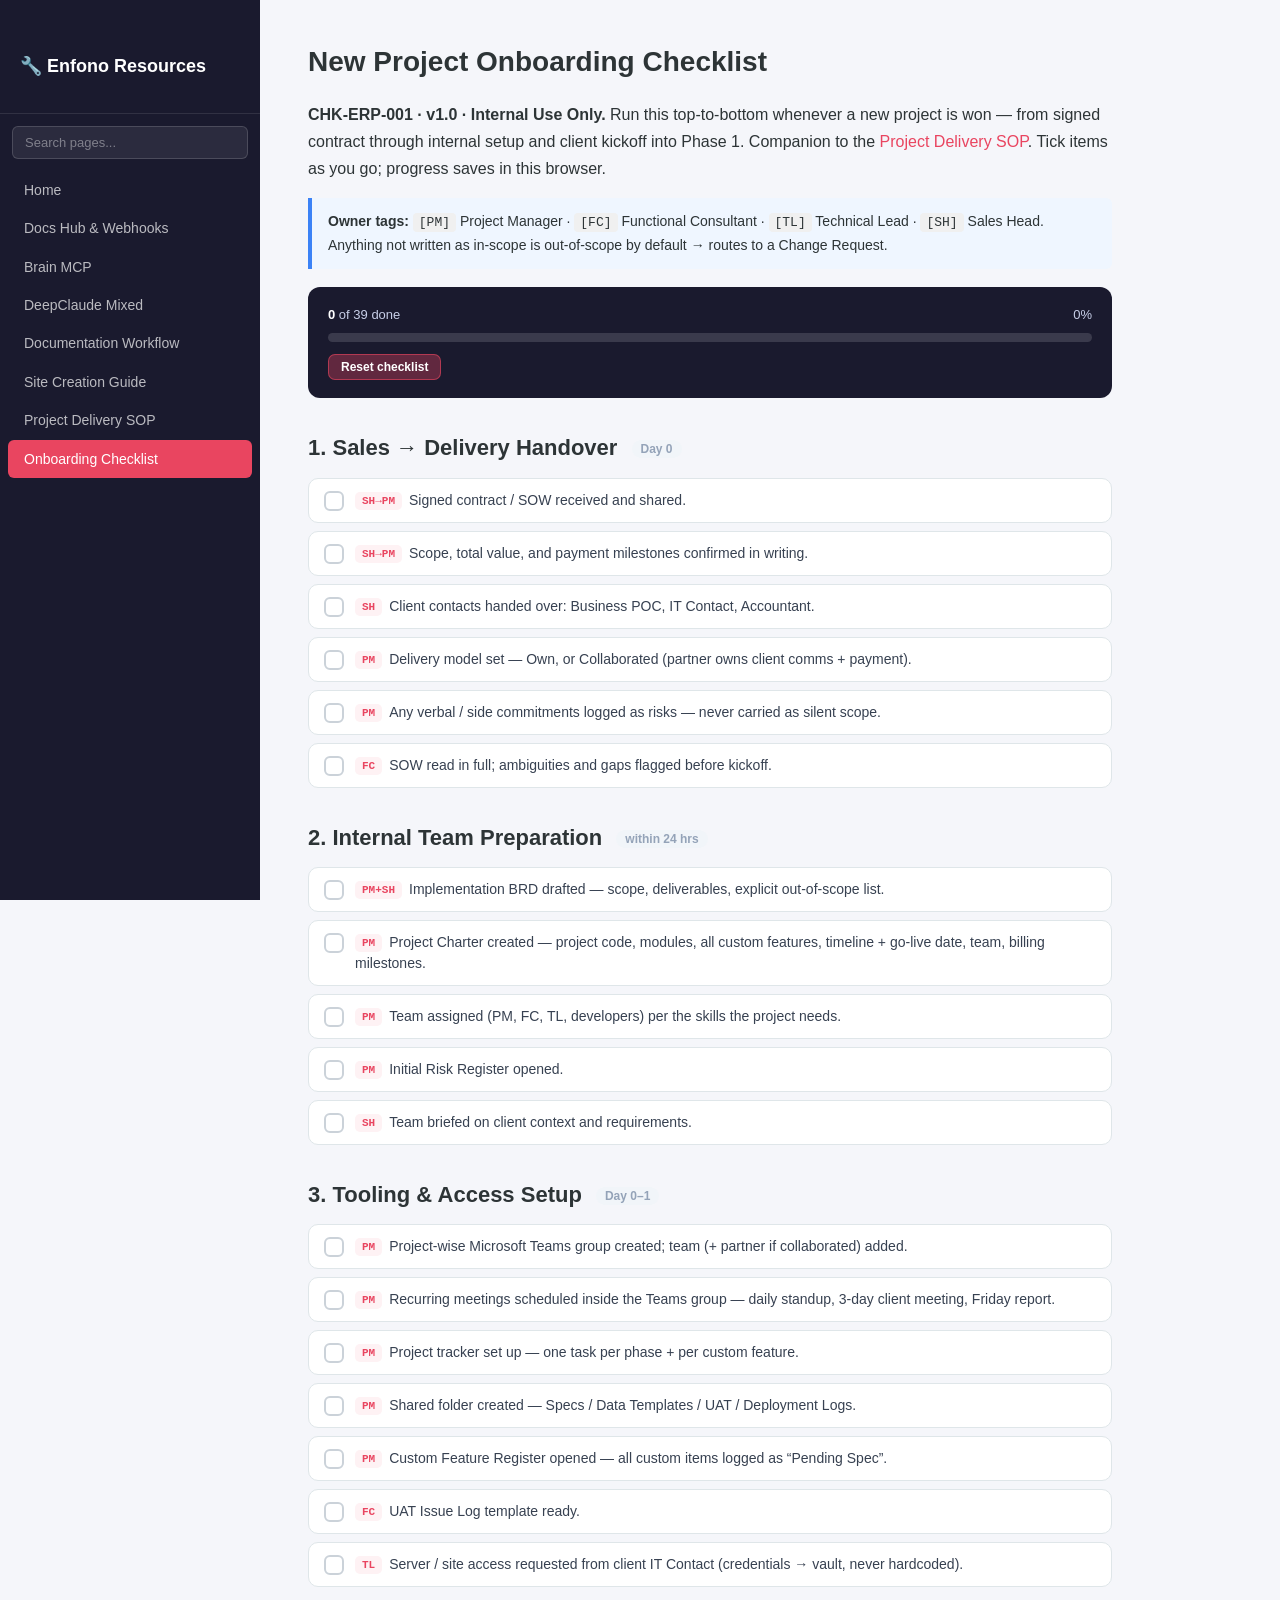
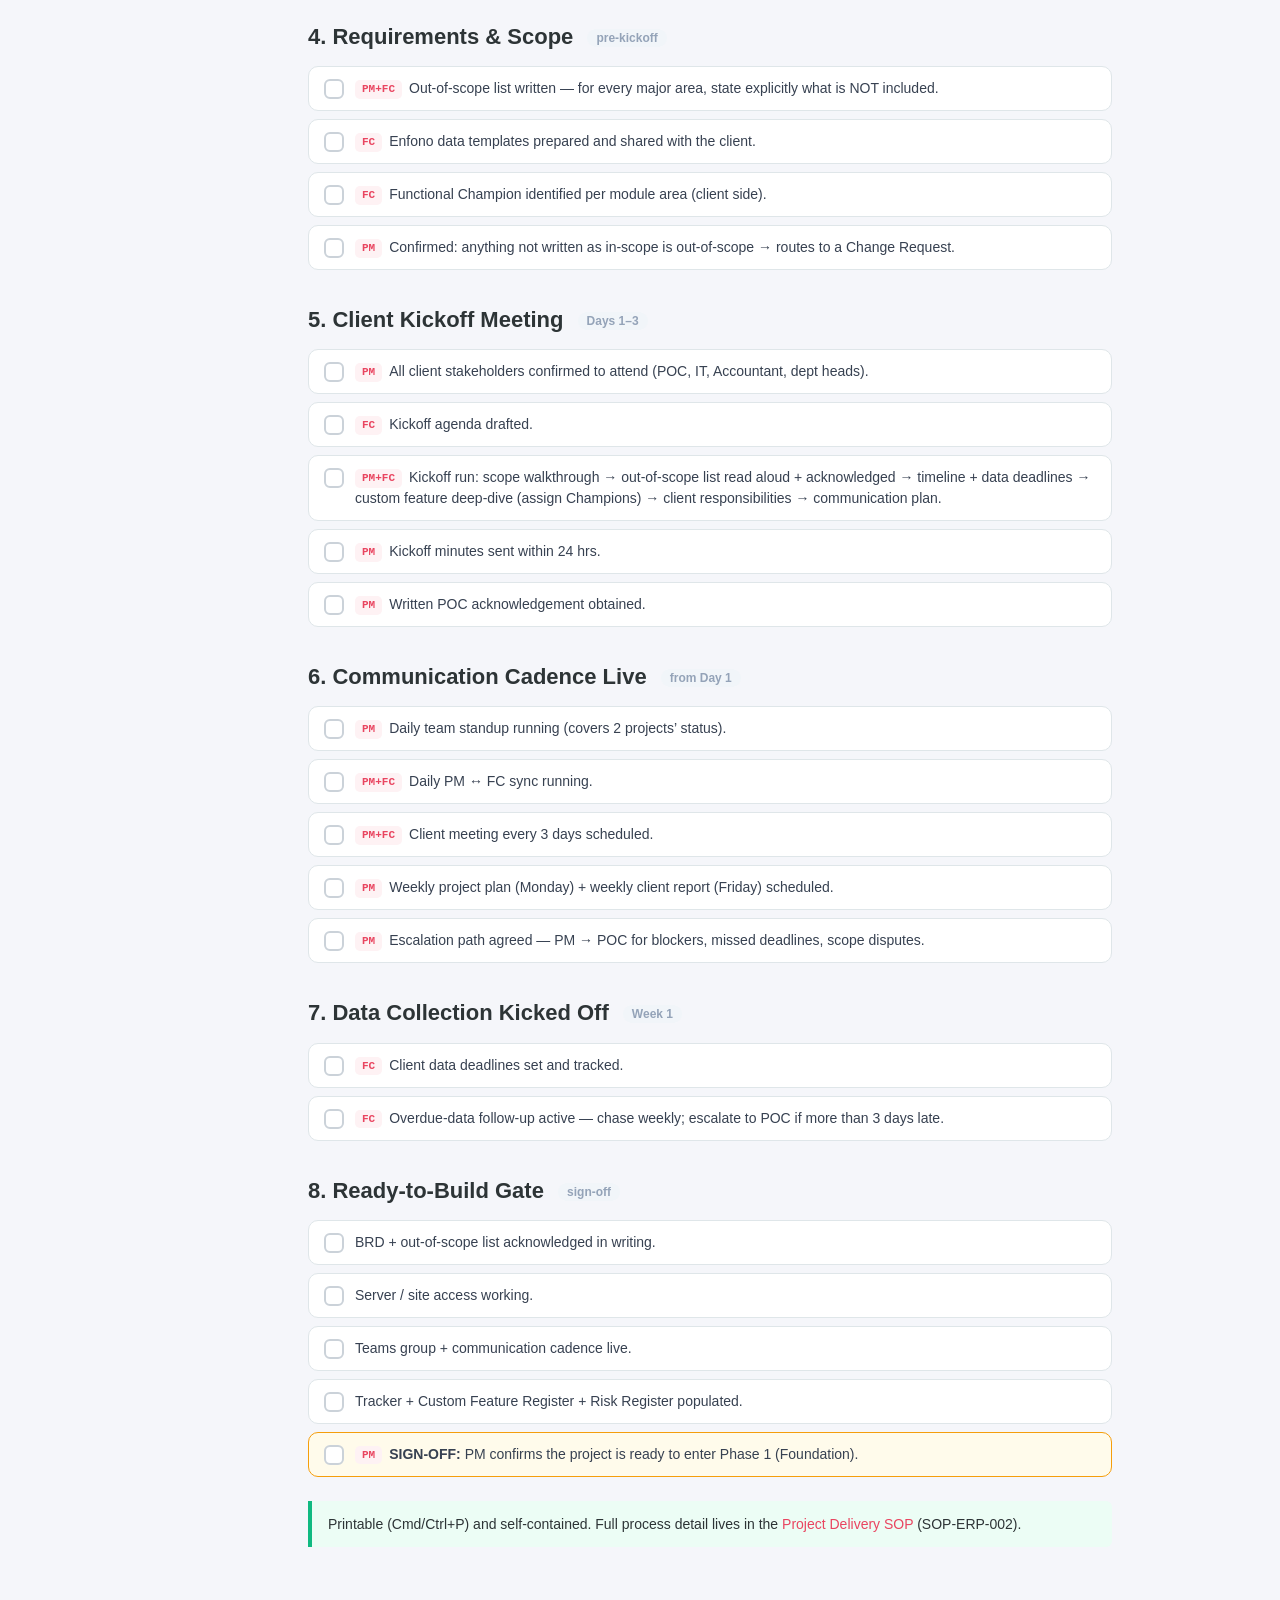
<file: pages/project-onboarding-checklist.html>
<!DOCTYPE html>
<html lang="en">
<head>
  <meta charset="UTF-8">
  <meta name="viewport" content="width=device-width, initial-scale=1.0">
  <title>New Project Onboarding Checklist (CHK-ERP-001) — Enfono Resources</title>
  <link rel="stylesheet" href="../css/style.css">
  <style>
    .owner { display:inline-block; font-family:"SFMono-Regular",Consolas,monospace; font-size:11px; font-weight:700; color:var(--accent); background:#fef2f4; padding:1px 7px; border-radius:5px; margin-right:7px; vertical-align:1px; }
    .progress-box { background:#1a1a2e; color:#fff; border-radius:12px; padding:18px 20px; margin:18px 0 8px; }
    .progress-box .row { display:flex; justify-content:space-between; font-size:13px; color:#c8cfe8; margin-bottom:8px; }
    .progress-box .row b { color:#fff; }
    .ptrack { height:9px; border-radius:20px; background:rgba(255,255,255,.14); overflow:hidden; }
    .pbar { height:100%; width:0; border-radius:20px; background:linear-gradient(90deg,var(--accent),var(--accent-light)); transition:width .35s ease; }
    .reset-btn { margin-top:12px; font-size:12px; font-weight:600; color:#fff; background:rgba(233,69,96,.35); border:1px solid rgba(233,69,96,.6); padding:5px 12px; border-radius:7px; cursor:pointer; }
    .reset-btn:hover { background:rgba(233,69,96,.55); }
    .ck-list { list-style:none; margin:10px 0 0; padding:0; }
    .ck-item { display:flex; gap:11px; align-items:flex-start; background:#fff; border:1px solid var(--border); border-radius:10px; padding:11px 15px; margin-bottom:8px; cursor:pointer; transition:border-color .15s, background .15s; }
    .ck-item:hover { border-color:var(--accent-light); }
    .ck-item input { position:absolute; opacity:0; width:0; height:0; }
    .ck-item .box { width:20px; height:20px; border:2px solid #cbd2d9; border-radius:6px; flex-shrink:0; margin-top:1px; display:flex; align-items:center; justify-content:center; background:#fff; transition:all .15s; }
    .ck-item .box::after { content:""; width:6px; height:11px; border:solid #fff; border-width:0 3px 3px 0; transform:rotate(45deg) scale(0); transition:transform .12s; margin-bottom:2px; }
    .ck-item .lbl { font-size:14px; color:#374151; line-height:1.5; }
    .ck-item.done { background:#fef6f7; border-color:#f6c9d2; }
    .ck-item.done .box { background:var(--accent); border-color:var(--accent); }
    .ck-item.done .box::after { transform:rotate(45deg) scale(1); }
    .ck-item.done .lbl { color:#9aa3ad; text-decoration:line-through; text-decoration-color:#cbd2d9; }
    .ck-item.done .owner { color:#9aa3ad; background:#f1f5f9; }
    .ck-item.gate { border-color:#f59e0b; background:#fffbeb; }
    .ck-item.gate.done .box { background:#f59e0b; border-color:#f59e0b; }
    .when-tag { font-size:12px; font-weight:600; color:#94a3b8; background:#f1f5f9; padding:2px 9px; border-radius:20px; margin-left:8px; vertical-align:2px; }
    h2 { scroll-margin-top:16px; }
  </style>
</head>
<body>
  <div class="layout">
    <nav class="sidebar" id="sidebar">
      <div class="sidebar-brand"><h2>🔧 Enfono Resources</h2></div>
      <div class="sidebar-search"><input type="text" id="nav-search" placeholder="Search pages..."></div>
      <ul class="nav-list" id="nav-list">
        <li><a href="/" class="nav-link">Home</a></li>
        <li><a href="docs-hub-webhooks.html" class="nav-link">Docs Hub &amp; Webhooks</a></li>
        <li><a href="brain-mcp.html" class="nav-link">Brain MCP</a></li>
        <li><a href="deepclaude-mixed.html" class="nav-link">DeepClaude Mixed</a></li>
        <li><a href="documentation-workflow.html" class="nav-link">Documentation Workflow</a></li>
        <li><a href="server-manager-site-creation.html" class="nav-link">Site Creation Guide</a></li>
        <li><a href="project-delivery-sop.html" class="nav-link">Project Delivery SOP</a></li>
        <li><a href="project-onboarding-checklist.html" class="nav-link active">Onboarding Checklist</a></li>
      </ul>
    </nav>

    <main class="content">
      <h1>New Project Onboarding Checklist</h1>
      <p>
        <strong>CHK-ERP-001 · v1.0 · Internal Use Only.</strong> Run this top-to-bottom whenever a new project
        is won — from signed contract through internal setup and client kickoff into Phase 1. Companion to the
        <a href="project-delivery-sop.html">Project Delivery SOP</a>. Tick items as you go; progress saves in this browser.
      </p>

      <div class="callout callout-info">
        <strong>Owner tags:</strong> <code>[PM]</code> Project Manager · <code>[FC]</code> Functional Consultant ·
        <code>[TL]</code> Technical Lead · <code>[SH]</code> Sales Head. Anything not written as in-scope is
        out-of-scope by default → routes to a Change Request.
      </div>

      <div class="progress-box">
        <div class="row"><span><b id="pdone">0</b> of <span id="ptotal">0</span> done</span><span id="ppct">0%</span></div>
        <div class="ptrack"><div class="pbar" id="pbar"></div></div>
        <button class="reset-btn" id="reset" type="button">Reset checklist</button>
      </div>

      <h2 id="s1">1. Sales → Delivery Handover <span class="when-tag">Day 0</span></h2>
      <ul class="ck-list">
        <li><label class="ck-item"><input type="checkbox"><span class="box"></span><span class="lbl"><span class="owner">SH→PM</span>Signed contract / SOW received and shared.</span></label></li>
        <li><label class="ck-item"><input type="checkbox"><span class="box"></span><span class="lbl"><span class="owner">SH→PM</span>Scope, total value, and payment milestones confirmed in writing.</span></label></li>
        <li><label class="ck-item"><input type="checkbox"><span class="box"></span><span class="lbl"><span class="owner">SH</span>Client contacts handed over: Business POC, IT Contact, Accountant.</span></label></li>
        <li><label class="ck-item"><input type="checkbox"><span class="box"></span><span class="lbl"><span class="owner">PM</span>Delivery model set — Own, or Collaborated (partner owns client comms + payment).</span></label></li>
        <li><label class="ck-item"><input type="checkbox"><span class="box"></span><span class="lbl"><span class="owner">PM</span>Any verbal / side commitments logged as risks — never carried as silent scope.</span></label></li>
        <li><label class="ck-item"><input type="checkbox"><span class="box"></span><span class="lbl"><span class="owner">FC</span>SOW read in full; ambiguities and gaps flagged before kickoff.</span></label></li>
      </ul>

      <h2 id="s2">2. Internal Team Preparation <span class="when-tag">within 24 hrs</span></h2>
      <ul class="ck-list">
        <li><label class="ck-item"><input type="checkbox"><span class="box"></span><span class="lbl"><span class="owner">PM+SH</span>Implementation BRD drafted — scope, deliverables, explicit out-of-scope list.</span></label></li>
        <li><label class="ck-item"><input type="checkbox"><span class="box"></span><span class="lbl"><span class="owner">PM</span>Project Charter created — project code, modules, all custom features, timeline + go-live date, team, billing milestones.</span></label></li>
        <li><label class="ck-item"><input type="checkbox"><span class="box"></span><span class="lbl"><span class="owner">PM</span>Team assigned (PM, FC, TL, developers) per the skills the project needs.</span></label></li>
        <li><label class="ck-item"><input type="checkbox"><span class="box"></span><span class="lbl"><span class="owner">PM</span>Initial Risk Register opened.</span></label></li>
        <li><label class="ck-item"><input type="checkbox"><span class="box"></span><span class="lbl"><span class="owner">SH</span>Team briefed on client context and requirements.</span></label></li>
      </ul>

      <h2 id="s3">3. Tooling &amp; Access Setup <span class="when-tag">Day 0–1</span></h2>
      <ul class="ck-list">
        <li><label class="ck-item"><input type="checkbox"><span class="box"></span><span class="lbl"><span class="owner">PM</span>Project-wise Microsoft Teams group created; team (+ partner if collaborated) added.</span></label></li>
        <li><label class="ck-item"><input type="checkbox"><span class="box"></span><span class="lbl"><span class="owner">PM</span>Recurring meetings scheduled inside the Teams group — daily standup, 3-day client meeting, Friday report.</span></label></li>
        <li><label class="ck-item"><input type="checkbox"><span class="box"></span><span class="lbl"><span class="owner">PM</span>Project tracker set up — one task per phase + per custom feature.</span></label></li>
        <li><label class="ck-item"><input type="checkbox"><span class="box"></span><span class="lbl"><span class="owner">PM</span>Shared folder created — Specs / Data Templates / UAT / Deployment Logs.</span></label></li>
        <li><label class="ck-item"><input type="checkbox"><span class="box"></span><span class="lbl"><span class="owner">PM</span>Custom Feature Register opened — all custom items logged as “Pending Spec”.</span></label></li>
        <li><label class="ck-item"><input type="checkbox"><span class="box"></span><span class="lbl"><span class="owner">FC</span>UAT Issue Log template ready.</span></label></li>
        <li><label class="ck-item"><input type="checkbox"><span class="box"></span><span class="lbl"><span class="owner">TL</span>Server / site access requested from client IT Contact (credentials → vault, never hardcoded).</span></label></li>
      </ul>

      <h2 id="s4">4. Requirements &amp; Scope <span class="when-tag">pre-kickoff</span></h2>
      <ul class="ck-list">
        <li><label class="ck-item"><input type="checkbox"><span class="box"></span><span class="lbl"><span class="owner">PM+FC</span>Out-of-scope list written — for every major area, state explicitly what is NOT included.</span></label></li>
        <li><label class="ck-item"><input type="checkbox"><span class="box"></span><span class="lbl"><span class="owner">FC</span>Enfono data templates prepared and shared with the client.</span></label></li>
        <li><label class="ck-item"><input type="checkbox"><span class="box"></span><span class="lbl"><span class="owner">FC</span>Functional Champion identified per module area (client side).</span></label></li>
        <li><label class="ck-item"><input type="checkbox"><span class="box"></span><span class="lbl"><span class="owner">PM</span>Confirmed: anything not written as in-scope is out-of-scope → routes to a Change Request.</span></label></li>
      </ul>

      <h2 id="s5">5. Client Kickoff Meeting <span class="when-tag">Days 1–3</span></h2>
      <ul class="ck-list">
        <li><label class="ck-item"><input type="checkbox"><span class="box"></span><span class="lbl"><span class="owner">PM</span>All client stakeholders confirmed to attend (POC, IT, Accountant, dept heads).</span></label></li>
        <li><label class="ck-item"><input type="checkbox"><span class="box"></span><span class="lbl"><span class="owner">FC</span>Kickoff agenda drafted.</span></label></li>
        <li><label class="ck-item"><input type="checkbox"><span class="box"></span><span class="lbl"><span class="owner">PM+FC</span>Kickoff run: scope walkthrough → out-of-scope list read aloud + acknowledged → timeline + data deadlines → custom feature deep-dive (assign Champions) → client responsibilities → communication plan.</span></label></li>
        <li><label class="ck-item"><input type="checkbox"><span class="box"></span><span class="lbl"><span class="owner">PM</span>Kickoff minutes sent within 24 hrs.</span></label></li>
        <li><label class="ck-item"><input type="checkbox"><span class="box"></span><span class="lbl"><span class="owner">PM</span>Written POC acknowledgement obtained.</span></label></li>
      </ul>

      <h2 id="s6">6. Communication Cadence Live <span class="when-tag">from Day 1</span></h2>
      <ul class="ck-list">
        <li><label class="ck-item"><input type="checkbox"><span class="box"></span><span class="lbl"><span class="owner">PM</span>Daily team standup running (covers 2 projects’ status).</span></label></li>
        <li><label class="ck-item"><input type="checkbox"><span class="box"></span><span class="lbl"><span class="owner">PM+FC</span>Daily PM ↔ FC sync running.</span></label></li>
        <li><label class="ck-item"><input type="checkbox"><span class="box"></span><span class="lbl"><span class="owner">PM+FC</span>Client meeting every 3 days scheduled.</span></label></li>
        <li><label class="ck-item"><input type="checkbox"><span class="box"></span><span class="lbl"><span class="owner">PM</span>Weekly project plan (Monday) + weekly client report (Friday) scheduled.</span></label></li>
        <li><label class="ck-item"><input type="checkbox"><span class="box"></span><span class="lbl"><span class="owner">PM</span>Escalation path agreed — PM → POC for blockers, missed deadlines, scope disputes.</span></label></li>
      </ul>

      <h2 id="s7">7. Data Collection Kicked Off <span class="when-tag">Week 1</span></h2>
      <ul class="ck-list">
        <li><label class="ck-item"><input type="checkbox"><span class="box"></span><span class="lbl"><span class="owner">FC</span>Client data deadlines set and tracked.</span></label></li>
        <li><label class="ck-item"><input type="checkbox"><span class="box"></span><span class="lbl"><span class="owner">FC</span>Overdue-data follow-up active — chase weekly; escalate to POC if more than 3 days late.</span></label></li>
      </ul>

      <h2 id="s8">8. Ready-to-Build Gate <span class="when-tag">sign-off</span></h2>
      <ul class="ck-list">
        <li><label class="ck-item"><input type="checkbox"><span class="box"></span><span class="lbl">BRD + out-of-scope list acknowledged in writing.</span></label></li>
        <li><label class="ck-item"><input type="checkbox"><span class="box"></span><span class="lbl">Server / site access working.</span></label></li>
        <li><label class="ck-item"><input type="checkbox"><span class="box"></span><span class="lbl">Teams group + communication cadence live.</span></label></li>
        <li><label class="ck-item"><input type="checkbox"><span class="box"></span><span class="lbl">Tracker + Custom Feature Register + Risk Register populated.</span></label></li>
        <li><label class="ck-item gate"><input type="checkbox"><span class="box"></span><span class="lbl"><span class="owner">PM</span><strong>SIGN-OFF:</strong> PM confirms the project is ready to enter Phase 1 (Foundation).</span></label></li>
      </ul>

      <div class="callout callout-tip" style="margin-top:24px;">
        Printable (Cmd/Ctrl+P) and self-contained. Full process detail lives in the
        <a href="project-delivery-sop.html">Project Delivery SOP</a> (SOP-ERP-002).
      </div>
    </main>
  </div>

  <script src="../js/nav.js"></script>
  <script>
    (function(){
      var KEY = "enfono-onboarding-chk-v1";
      var items = Array.prototype.slice.call(document.querySelectorAll('.ck-item input'));
      var bar = document.getElementById('pbar'), pdone = document.getElementById('pdone'),
          ptotal = document.getElementById('ptotal'), ppct = document.getElementById('ppct');
      ptotal.textContent = items.length;
      function save(){ var s={}; items.forEach(function(inp,i){ if(inp.checked) s[i]=1; }); try{ localStorage.setItem(KEY, JSON.stringify(s)); }catch(e){} }
      function update(){ var d=items.filter(function(i){return i.checked;}).length; var p=items.length?Math.round(d/items.length*100):0; bar.style.width=p+"%"; pdone.textContent=d; ppct.textContent=p+"%"; }
      function load(){ var s={}; try{ s=JSON.parse(localStorage.getItem(KEY)||"{}"); }catch(e){} items.forEach(function(inp,i){ inp.checked=!!s[i]; inp.closest('.ck-item').classList.toggle('done', inp.checked); }); update(); }
      items.forEach(function(inp){ inp.addEventListener('change', function(){ inp.closest('.ck-item').classList.toggle('done', inp.checked); save(); update(); }); });
      document.getElementById('reset').addEventListener('click', function(){ items.forEach(function(inp){ inp.checked=false; inp.closest('.ck-item').classList.remove('done'); }); save(); update(); });
      load();
    })();
  </script>
</body>
</html>
</file>
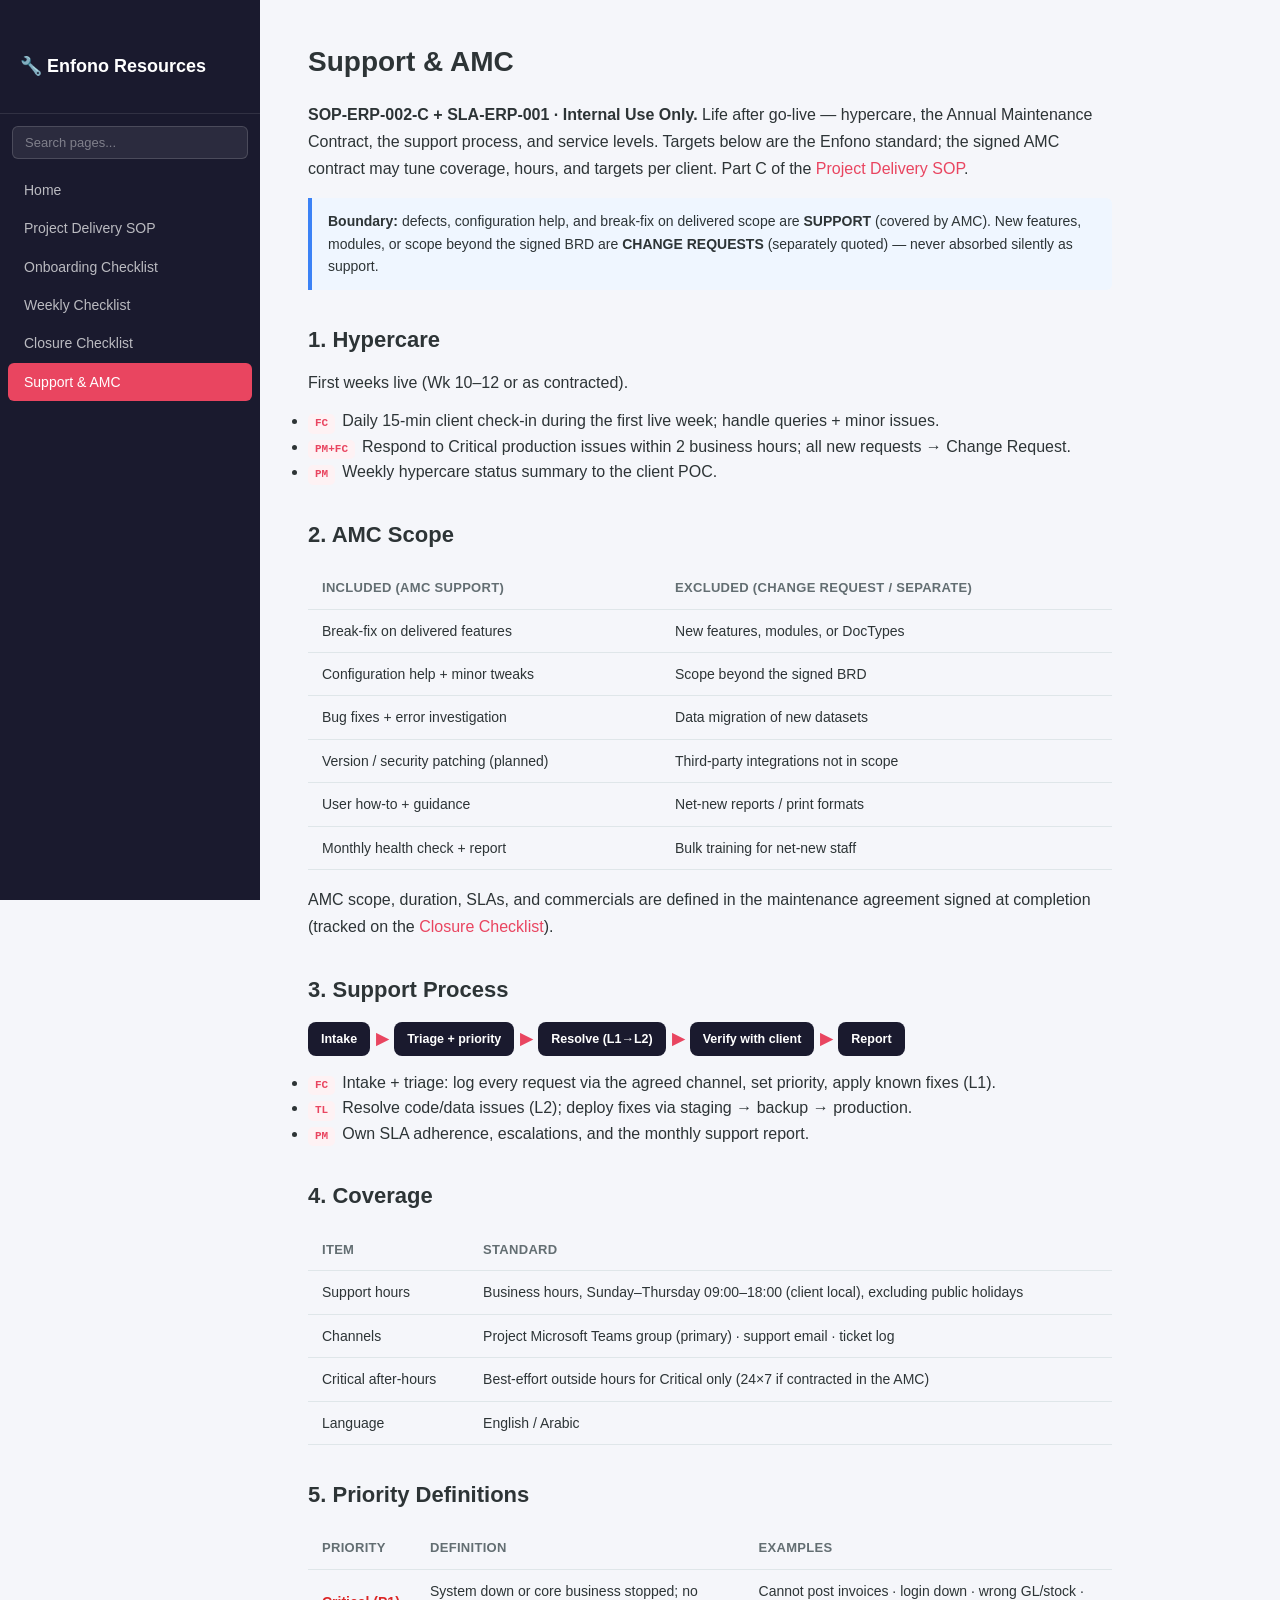
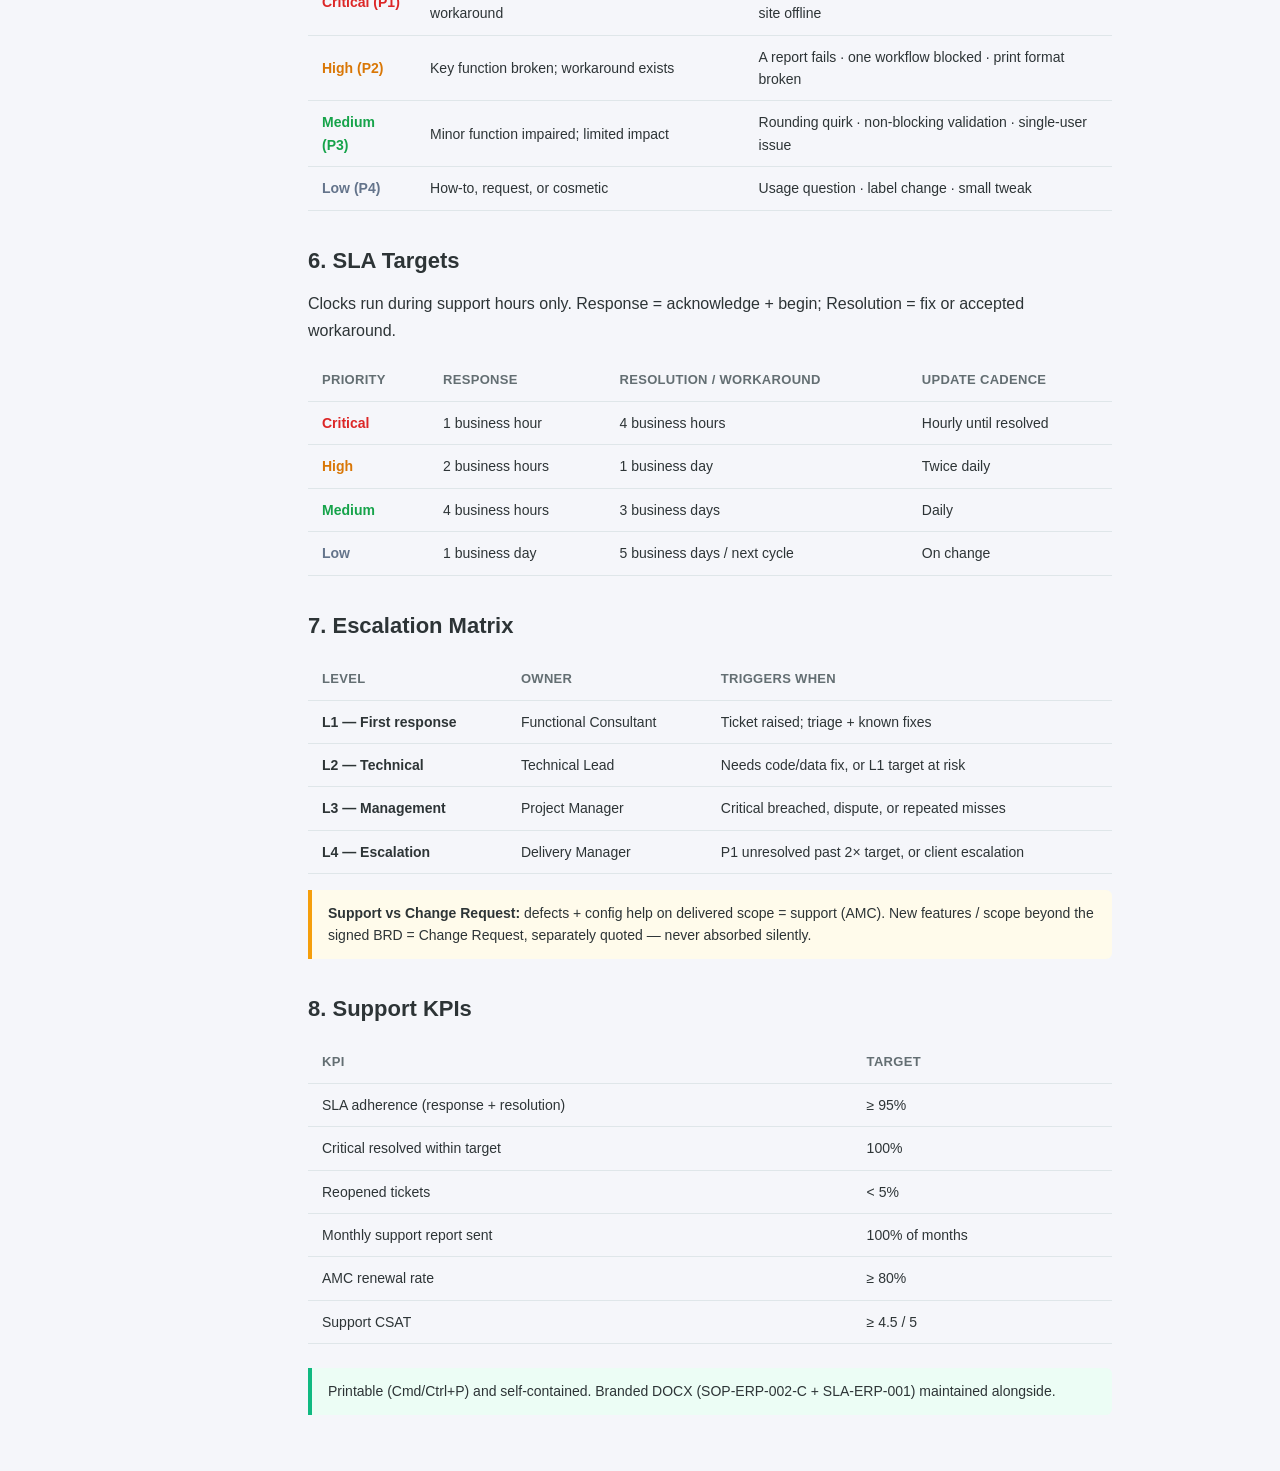
<file: pages/project-support-amc.html>
<!DOCTYPE html>
<html lang="en">
<head>
  <meta charset="UTF-8">
  <meta name="viewport" content="width=device-width, initial-scale=1.0">
  <title>Support &amp; AMC (SOP-ERP-002-C · SLA-ERP-001) — Enfono Resources</title>
  <link rel="stylesheet" href="../css/style.css">
  <style>
    .owner { display:inline-block; font-family:"SFMono-Regular",Consolas,monospace; font-size:11px; font-weight:700; color:var(--accent); background:#fef2f4; padding:1px 7px; border-radius:5px; margin-right:7px; }
    .pri { font-weight:700; } .pri.p1 { color:#dc2626; } .pri.p2 { color:#d97706; } .pri.p3 { color:#16a34a; } .pri.p4 { color:#64748b; }
    .flow { display:flex; flex-wrap:wrap; align-items:center; gap:6px; margin:14px 0; }
    .flow .node { background:#1a1a2e; color:#fff; font-size:12.5px; font-weight:600; padding:7px 13px; border-radius:8px; }
    .flow .arr { color:var(--accent); font-weight:700; }
    h2 { scroll-margin-top:16px; } h3 { scroll-margin-top:16px; }
  </style>
</head>
<body>
  <div class="layout">
    <nav class="sidebar" id="sidebar">
      <div class="sidebar-brand"><h2>🔧 Enfono Resources</h2></div>
      <div class="sidebar-search"><input type="text" id="nav-search" placeholder="Search pages..."></div>
      <ul class="nav-list" id="nav-list">
        <li><a href="/" class="nav-link">Home</a></li>
        <li><a href="project-delivery-sop.html" class="nav-link">Project Delivery SOP</a></li>
        <li><a href="project-onboarding-checklist.html" class="nav-link">Onboarding Checklist</a></li>
        <li><a href="project-weekly-checklist.html" class="nav-link">Weekly Checklist</a></li>
        <li><a href="project-closure-checklist.html" class="nav-link">Closure Checklist</a></li>
        <li><a href="project-support-amc.html" class="nav-link active">Support &amp; AMC</a></li>
      </ul>
    </nav>

    <main class="content">
      <h1>Support &amp; AMC</h1>
      <p>
        <strong>SOP-ERP-002-C + SLA-ERP-001 · Internal Use Only.</strong> Life after go-live — hypercare, the Annual
        Maintenance Contract, the support process, and service levels. Targets below are the Enfono standard; the signed
        AMC contract may tune coverage, hours, and targets per client. Part C of the
        <a href="project-delivery-sop.html">Project Delivery SOP</a>.
      </p>

      <div class="callout callout-info">
        <strong>Boundary:</strong> defects, configuration help, and break-fix on delivered scope are <strong>SUPPORT</strong>
        (covered by AMC). New features, modules, or scope beyond the signed BRD are <strong>CHANGE REQUESTS</strong>
        (separately quoted) — never absorbed silently as support.
      </div>

      <h2 id="s1">1. Hypercare</h2>
      <p>First weeks live (Wk 10–12 or as contracted).</p>
      <ul>
        <li><span class="owner">FC</span>Daily 15-min client check-in during the first live week; handle queries + minor issues.</li>
        <li><span class="owner">PM+FC</span>Respond to Critical production issues within 2 business hours; all new requests → Change Request.</li>
        <li><span class="owner">PM</span>Weekly hypercare status summary to the client POC.</li>
      </ul>

      <h2 id="s2">2. AMC Scope</h2>
      <table>
        <thead><tr><th>Included (AMC support)</th><th>Excluded (Change Request / separate)</th></tr></thead>
        <tbody>
          <tr><td>Break-fix on delivered features</td><td>New features, modules, or DocTypes</td></tr>
          <tr><td>Configuration help + minor tweaks</td><td>Scope beyond the signed BRD</td></tr>
          <tr><td>Bug fixes + error investigation</td><td>Data migration of new datasets</td></tr>
          <tr><td>Version / security patching (planned)</td><td>Third-party integrations not in scope</td></tr>
          <tr><td>User how-to + guidance</td><td>Net-new reports / print formats</td></tr>
          <tr><td>Monthly health check + report</td><td>Bulk training for net-new staff</td></tr>
        </tbody>
      </table>
      <p>AMC scope, duration, SLAs, and commercials are defined in the maintenance agreement signed at completion (tracked on the <a href="project-closure-checklist.html">Closure Checklist</a>).</p>

      <h2 id="s3">3. Support Process</h2>
      <div class="flow">
        <span class="node">Intake</span><span class="arr">▶</span>
        <span class="node">Triage + priority</span><span class="arr">▶</span>
        <span class="node">Resolve (L1→L2)</span><span class="arr">▶</span>
        <span class="node">Verify with client</span><span class="arr">▶</span>
        <span class="node">Report</span>
      </div>
      <ul>
        <li><span class="owner">FC</span>Intake + triage: log every request via the agreed channel, set priority, apply known fixes (L1).</li>
        <li><span class="owner">TL</span>Resolve code/data issues (L2); deploy fixes via staging → backup → production.</li>
        <li><span class="owner">PM</span>Own SLA adherence, escalations, and the monthly support report.</li>
      </ul>

      <h2 id="s4">4. Coverage</h2>
      <table>
        <thead><tr><th>Item</th><th>Standard</th></tr></thead>
        <tbody>
          <tr><td>Support hours</td><td>Business hours, Sunday–Thursday 09:00–18:00 (client local), excluding public holidays</td></tr>
          <tr><td>Channels</td><td>Project Microsoft Teams group (primary) · support email · ticket log</td></tr>
          <tr><td>Critical after-hours</td><td>Best-effort outside hours for Critical only (24×7 if contracted in the AMC)</td></tr>
          <tr><td>Language</td><td>English / Arabic</td></tr>
        </tbody>
      </table>

      <h2 id="s5">5. Priority Definitions</h2>
      <table>
        <thead><tr><th>Priority</th><th>Definition</th><th>Examples</th></tr></thead>
        <tbody>
          <tr><td class="pri p1">Critical (P1)</td><td>System down or core business stopped; no workaround</td><td>Cannot post invoices · login down · wrong GL/stock · site offline</td></tr>
          <tr><td class="pri p2">High (P2)</td><td>Key function broken; workaround exists</td><td>A report fails · one workflow blocked · print format broken</td></tr>
          <tr><td class="pri p3">Medium (P3)</td><td>Minor function impaired; limited impact</td><td>Rounding quirk · non-blocking validation · single-user issue</td></tr>
          <tr><td class="pri p4">Low (P4)</td><td>How-to, request, or cosmetic</td><td>Usage question · label change · small tweak</td></tr>
        </tbody>
      </table>

      <h2 id="s6">6. SLA Targets</h2>
      <p>Clocks run during support hours only. Response = acknowledge + begin; Resolution = fix or accepted workaround.</p>
      <table>
        <thead><tr><th>Priority</th><th>Response</th><th>Resolution / workaround</th><th>Update cadence</th></tr></thead>
        <tbody>
          <tr><td class="pri p1">Critical</td><td>1 business hour</td><td>4 business hours</td><td>Hourly until resolved</td></tr>
          <tr><td class="pri p2">High</td><td>2 business hours</td><td>1 business day</td><td>Twice daily</td></tr>
          <tr><td class="pri p3">Medium</td><td>4 business hours</td><td>3 business days</td><td>Daily</td></tr>
          <tr><td class="pri p4">Low</td><td>1 business day</td><td>5 business days / next cycle</td><td>On change</td></tr>
        </tbody>
      </table>

      <h2 id="s7">7. Escalation Matrix</h2>
      <table>
        <thead><tr><th>Level</th><th>Owner</th><th>Triggers when</th></tr></thead>
        <tbody>
          <tr><td><strong>L1 — First response</strong></td><td>Functional Consultant</td><td>Ticket raised; triage + known fixes</td></tr>
          <tr><td><strong>L2 — Technical</strong></td><td>Technical Lead</td><td>Needs code/data fix, or L1 target at risk</td></tr>
          <tr><td><strong>L3 — Management</strong></td><td>Project Manager</td><td>Critical breached, dispute, or repeated misses</td></tr>
          <tr><td><strong>L4 — Escalation</strong></td><td>Delivery Manager</td><td>P1 unresolved past 2× target, or client escalation</td></tr>
        </tbody>
      </table>
      <div class="callout callout-warning">
        <strong>Support vs Change Request:</strong> defects + config help on delivered scope = support (AMC). New features /
        scope beyond the signed BRD = Change Request, separately quoted — never absorbed silently.
      </div>

      <h2 id="s8">8. Support KPIs</h2>
      <table>
        <thead><tr><th>KPI</th><th>Target</th></tr></thead>
        <tbody>
          <tr><td>SLA adherence (response + resolution)</td><td>≥ 95%</td></tr>
          <tr><td>Critical resolved within target</td><td>100%</td></tr>
          <tr><td>Reopened tickets</td><td>&lt; 5%</td></tr>
          <tr><td>Monthly support report sent</td><td>100% of months</td></tr>
          <tr><td>AMC renewal rate</td><td>≥ 80%</td></tr>
          <tr><td>Support CSAT</td><td>≥ 4.5 / 5</td></tr>
        </tbody>
      </table>

      <div class="callout callout-tip" style="margin-top:24px;">
        Printable (Cmd/Ctrl+P) and self-contained. Branded DOCX (SOP-ERP-002-C + SLA-ERP-001) maintained alongside.
      </div>
    </main>
  </div>
  <script src="../js/nav.js"></script>
</body>
</html>
</file>
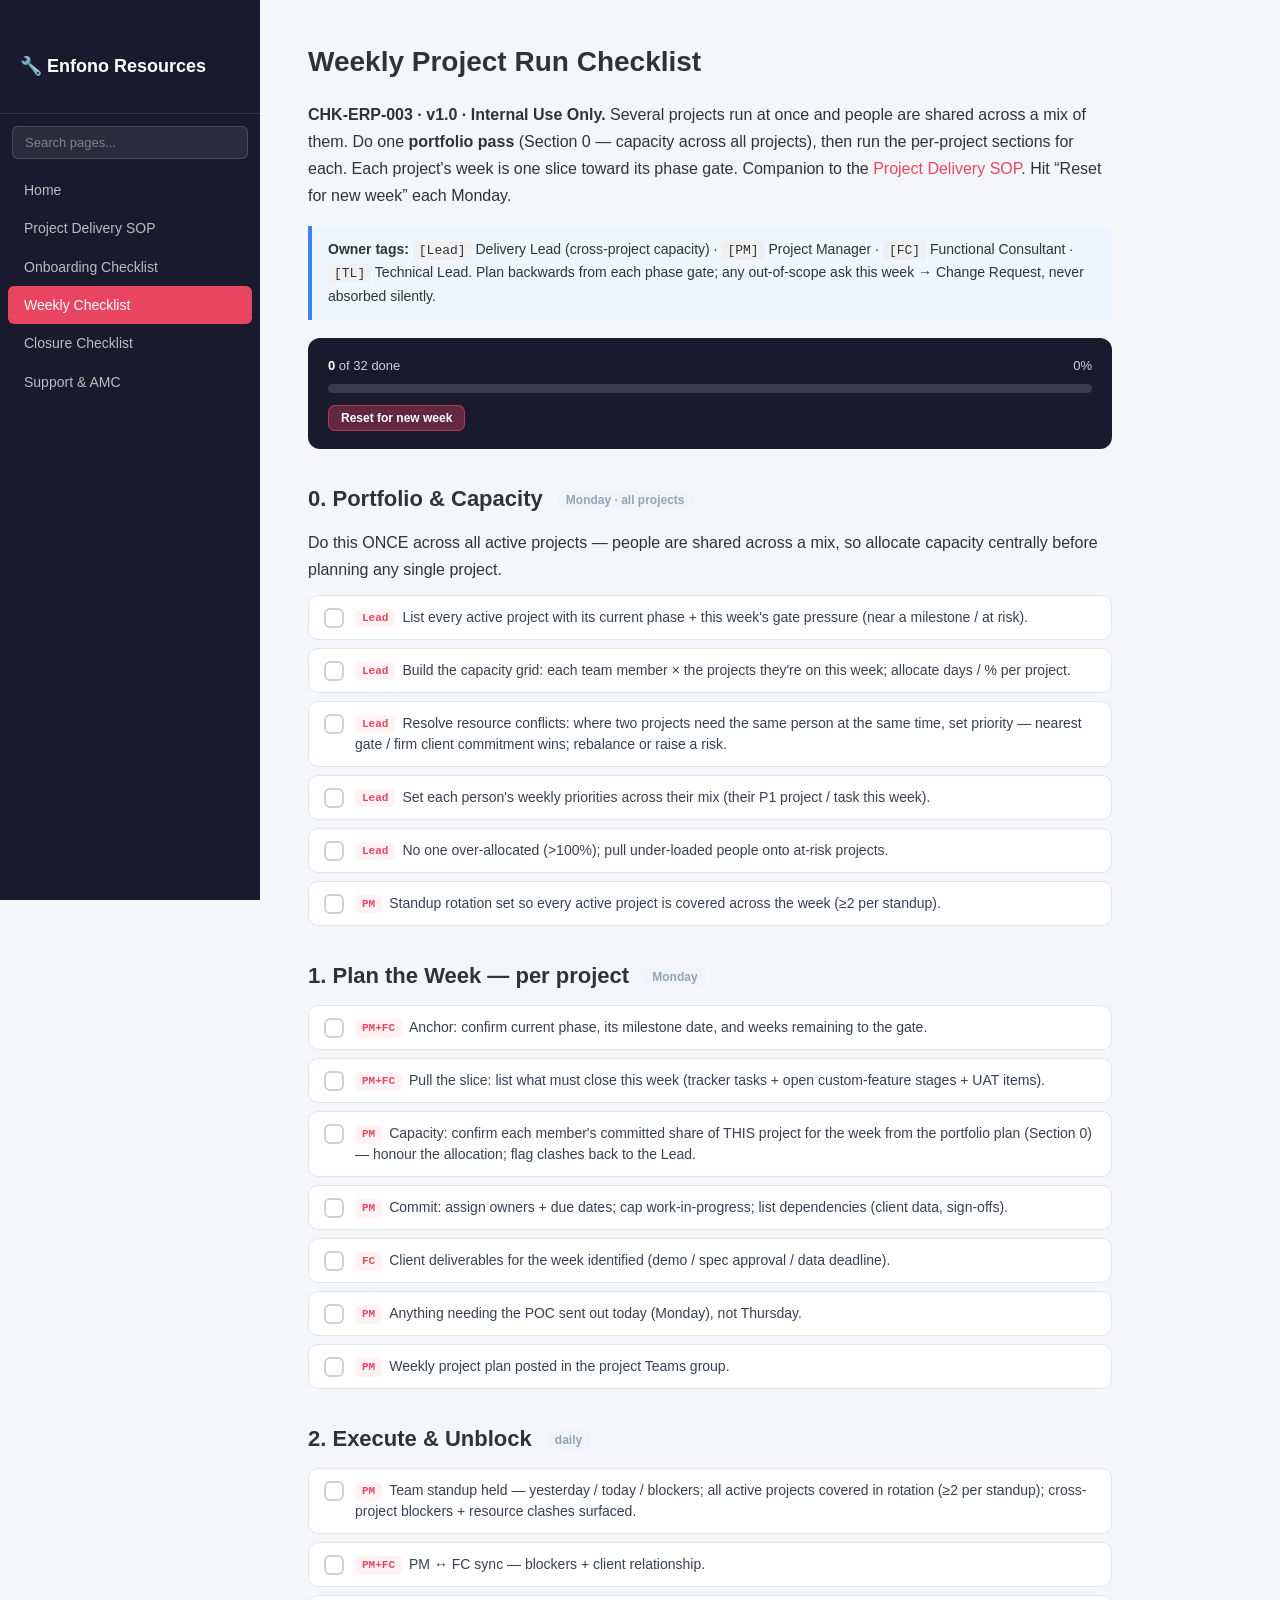
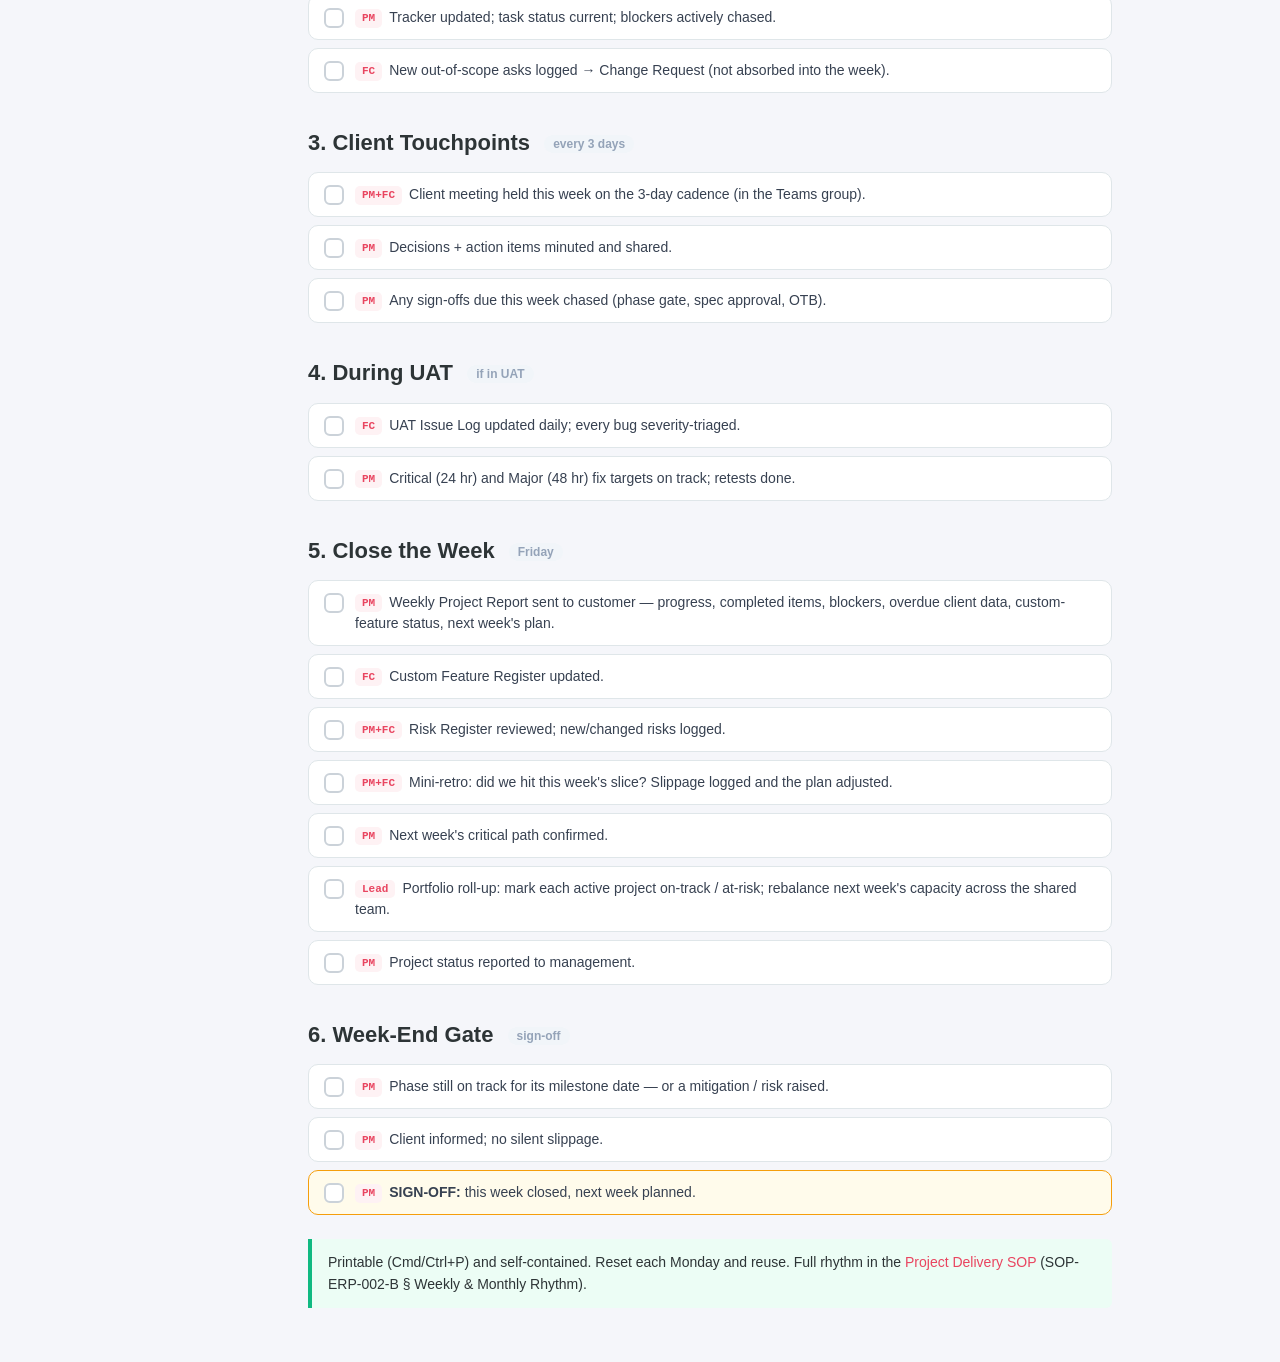
<file: pages/project-weekly-checklist.html>
<!DOCTYPE html>
<html lang="en">
<head>
  <meta charset="UTF-8">
  <meta name="viewport" content="width=device-width, initial-scale=1.0">
  <title>Weekly Project Run Checklist (CHK-ERP-003) — Enfono Resources</title>
  <link rel="stylesheet" href="../css/style.css">
  <style>
    .owner { display:inline-block; font-family:"SFMono-Regular",Consolas,monospace; font-size:11px; font-weight:700; color:var(--accent); background:#fef2f4; padding:1px 7px; border-radius:5px; margin-right:7px; vertical-align:1px; }
    .progress-box { background:#1a1a2e; color:#fff; border-radius:12px; padding:18px 20px; margin:18px 0 8px; }
    .progress-box .row { display:flex; justify-content:space-between; font-size:13px; color:#c8cfe8; margin-bottom:8px; }
    .progress-box .row b { color:#fff; }
    .ptrack { height:9px; border-radius:20px; background:rgba(255,255,255,.14); overflow:hidden; }
    .pbar { height:100%; width:0; border-radius:20px; background:linear-gradient(90deg,var(--accent),var(--accent-light)); transition:width .35s ease; }
    .reset-btn { margin-top:12px; font-size:12px; font-weight:600; color:#fff; background:rgba(233,69,96,.35); border:1px solid rgba(233,69,96,.6); padding:5px 12px; border-radius:7px; cursor:pointer; }
    .reset-btn:hover { background:rgba(233,69,96,.55); }
    .ck-list { list-style:none; margin:10px 0 0; padding:0; }
    .ck-item { display:flex; gap:11px; align-items:flex-start; background:#fff; border:1px solid var(--border); border-radius:10px; padding:11px 15px; margin-bottom:8px; cursor:pointer; transition:border-color .15s, background .15s; }
    .ck-item:hover { border-color:var(--accent-light); }
    .ck-item input { position:absolute; opacity:0; width:0; height:0; }
    .ck-item .box { width:20px; height:20px; border:2px solid #cbd2d9; border-radius:6px; flex-shrink:0; margin-top:1px; display:flex; align-items:center; justify-content:center; background:#fff; transition:all .15s; }
    .ck-item .box::after { content:""; width:6px; height:11px; border:solid #fff; border-width:0 3px 3px 0; transform:rotate(45deg) scale(0); transition:transform .12s; margin-bottom:2px; }
    .ck-item .lbl { font-size:14px; color:#374151; line-height:1.5; }
    .ck-item.done { background:#fef6f7; border-color:#f6c9d2; }
    .ck-item.done .box { background:var(--accent); border-color:var(--accent); }
    .ck-item.done .box::after { transform:rotate(45deg) scale(1); }
    .ck-item.done .lbl { color:#9aa3ad; text-decoration:line-through; text-decoration-color:#cbd2d9; }
    .ck-item.done .owner { color:#9aa3ad; background:#f1f5f9; }
    .ck-item.gate { border-color:#f59e0b; background:#fffbeb; }
    .ck-item.gate.done .box { background:#f59e0b; border-color:#f59e0b; }
    .when-tag { font-size:12px; font-weight:600; color:#94a3b8; background:#f1f5f9; padding:2px 9px; border-radius:20px; margin-left:8px; vertical-align:2px; }
    h2 { scroll-margin-top:16px; }
  </style>
</head>
<body>
  <div class="layout">
    <nav class="sidebar" id="sidebar">
      <div class="sidebar-brand"><h2>🔧 Enfono Resources</h2></div>
      <div class="sidebar-search"><input type="text" id="nav-search" placeholder="Search pages..."></div>
      <ul class="nav-list" id="nav-list">
        <li><a href="/" class="nav-link">Home</a></li>
        <li><a href="project-delivery-sop.html" class="nav-link">Project Delivery SOP</a></li>
        <li><a href="project-onboarding-checklist.html" class="nav-link">Onboarding Checklist</a></li>
        <li><a href="project-weekly-checklist.html" class="nav-link active">Weekly Checklist</a></li>
        <li><a href="project-closure-checklist.html" class="nav-link">Closure Checklist</a></li>
        <li><a href="project-support-amc.html" class="nav-link">Support &amp; AMC</a></li>
      </ul>
    </nav>

    <main class="content">
      <h1>Weekly Project Run Checklist</h1>
      <p>
        <strong>CHK-ERP-003 · v1.0 · Internal Use Only.</strong> Several projects run at once and people are shared across a
        mix of them. Do one <strong>portfolio pass</strong> (Section 0 — capacity across all projects), then run the per-project
        sections for each. Each project's week is one slice toward its phase gate. Companion to the
        <a href="project-delivery-sop.html">Project Delivery SOP</a>. Hit “Reset for new week” each Monday.
      </p>

      <div class="callout callout-info">
        <strong>Owner tags:</strong> <code>[Lead]</code> Delivery Lead (cross-project capacity) · <code>[PM]</code> Project Manager · <code>[FC]</code> Functional Consultant ·
        <code>[TL]</code> Technical Lead. Plan backwards from each phase gate; any out-of-scope ask this week → Change Request, never absorbed silently.
      </div>

      <div class="progress-box">
        <div class="row"><span><b id="pdone">0</b> of <span id="ptotal">0</span> done</span><span id="ppct">0%</span></div>
        <div class="ptrack"><div class="pbar" id="pbar"></div></div>
        <button class="reset-btn" id="reset" type="button">Reset for new week</button>
      </div>

      <h2 id="s0">0. Portfolio &amp; Capacity <span class="when-tag">Monday · all projects</span></h2>
      <p>Do this ONCE across all active projects — people are shared across a mix, so allocate capacity centrally before planning any single project.</p>
      <ul class="ck-list">
        <li><label class="ck-item"><input type="checkbox"><span class="box"></span><span class="lbl"><span class="owner">Lead</span>List every active project with its current phase + this week's gate pressure (near a milestone / at risk).</span></label></li>
        <li><label class="ck-item"><input type="checkbox"><span class="box"></span><span class="lbl"><span class="owner">Lead</span>Build the capacity grid: each team member × the projects they're on this week; allocate days / % per project.</span></label></li>
        <li><label class="ck-item"><input type="checkbox"><span class="box"></span><span class="lbl"><span class="owner">Lead</span>Resolve resource conflicts: where two projects need the same person at the same time, set priority — nearest gate / firm client commitment wins; rebalance or raise a risk.</span></label></li>
        <li><label class="ck-item"><input type="checkbox"><span class="box"></span><span class="lbl"><span class="owner">Lead</span>Set each person's weekly priorities across their mix (their P1 project / task this week).</span></label></li>
        <li><label class="ck-item"><input type="checkbox"><span class="box"></span><span class="lbl"><span class="owner">Lead</span>No one over-allocated (&gt;100%); pull under-loaded people onto at-risk projects.</span></label></li>
        <li><label class="ck-item"><input type="checkbox"><span class="box"></span><span class="lbl"><span class="owner">PM</span>Standup rotation set so every active project is covered across the week (≥2 per standup).</span></label></li>
      </ul>

      <h2 id="s1">1. Plan the Week — per project <span class="when-tag">Monday</span></h2>
      <ul class="ck-list">
        <li><label class="ck-item"><input type="checkbox"><span class="box"></span><span class="lbl"><span class="owner">PM+FC</span>Anchor: confirm current phase, its milestone date, and weeks remaining to the gate.</span></label></li>
        <li><label class="ck-item"><input type="checkbox"><span class="box"></span><span class="lbl"><span class="owner">PM+FC</span>Pull the slice: list what must close this week (tracker tasks + open custom-feature stages + UAT items).</span></label></li>
        <li><label class="ck-item"><input type="checkbox"><span class="box"></span><span class="lbl"><span class="owner">PM</span>Capacity: confirm each member's committed share of THIS project for the week from the portfolio plan (Section 0) — honour the allocation; flag clashes back to the Lead.</span></label></li>
        <li><label class="ck-item"><input type="checkbox"><span class="box"></span><span class="lbl"><span class="owner">PM</span>Commit: assign owners + due dates; cap work-in-progress; list dependencies (client data, sign-offs).</span></label></li>
        <li><label class="ck-item"><input type="checkbox"><span class="box"></span><span class="lbl"><span class="owner">FC</span>Client deliverables for the week identified (demo / spec approval / data deadline).</span></label></li>
        <li><label class="ck-item"><input type="checkbox"><span class="box"></span><span class="lbl"><span class="owner">PM</span>Anything needing the POC sent out today (Monday), not Thursday.</span></label></li>
        <li><label class="ck-item"><input type="checkbox"><span class="box"></span><span class="lbl"><span class="owner">PM</span>Weekly project plan posted in the project Teams group.</span></label></li>
      </ul>

      <h2 id="s2">2. Execute &amp; Unblock <span class="when-tag">daily</span></h2>
      <ul class="ck-list">
        <li><label class="ck-item"><input type="checkbox"><span class="box"></span><span class="lbl"><span class="owner">PM</span>Team standup held — yesterday / today / blockers; all active projects covered in rotation (≥2 per standup); cross-project blockers + resource clashes surfaced.</span></label></li>
        <li><label class="ck-item"><input type="checkbox"><span class="box"></span><span class="lbl"><span class="owner">PM+FC</span>PM ↔ FC sync — blockers + client relationship.</span></label></li>
        <li><label class="ck-item"><input type="checkbox"><span class="box"></span><span class="lbl"><span class="owner">PM</span>Tracker updated; task status current; blockers actively chased.</span></label></li>
        <li><label class="ck-item"><input type="checkbox"><span class="box"></span><span class="lbl"><span class="owner">FC</span>New out-of-scope asks logged → Change Request (not absorbed into the week).</span></label></li>
      </ul>

      <h2 id="s3">3. Client Touchpoints <span class="when-tag">every 3 days</span></h2>
      <ul class="ck-list">
        <li><label class="ck-item"><input type="checkbox"><span class="box"></span><span class="lbl"><span class="owner">PM+FC</span>Client meeting held this week on the 3-day cadence (in the Teams group).</span></label></li>
        <li><label class="ck-item"><input type="checkbox"><span class="box"></span><span class="lbl"><span class="owner">PM</span>Decisions + action items minuted and shared.</span></label></li>
        <li><label class="ck-item"><input type="checkbox"><span class="box"></span><span class="lbl"><span class="owner">PM</span>Any sign-offs due this week chased (phase gate, spec approval, OTB).</span></label></li>
      </ul>

      <h2 id="s4">4. During UAT <span class="when-tag">if in UAT</span></h2>
      <ul class="ck-list">
        <li><label class="ck-item"><input type="checkbox"><span class="box"></span><span class="lbl"><span class="owner">FC</span>UAT Issue Log updated daily; every bug severity-triaged.</span></label></li>
        <li><label class="ck-item"><input type="checkbox"><span class="box"></span><span class="lbl"><span class="owner">PM</span>Critical (24 hr) and Major (48 hr) fix targets on track; retests done.</span></label></li>
      </ul>

      <h2 id="s5">5. Close the Week <span class="when-tag">Friday</span></h2>
      <ul class="ck-list">
        <li><label class="ck-item"><input type="checkbox"><span class="box"></span><span class="lbl"><span class="owner">PM</span>Weekly Project Report sent to customer — progress, completed items, blockers, overdue client data, custom-feature status, next week's plan.</span></label></li>
        <li><label class="ck-item"><input type="checkbox"><span class="box"></span><span class="lbl"><span class="owner">FC</span>Custom Feature Register updated.</span></label></li>
        <li><label class="ck-item"><input type="checkbox"><span class="box"></span><span class="lbl"><span class="owner">PM+FC</span>Risk Register reviewed; new/changed risks logged.</span></label></li>
        <li><label class="ck-item"><input type="checkbox"><span class="box"></span><span class="lbl"><span class="owner">PM+FC</span>Mini-retro: did we hit this week's slice? Slippage logged and the plan adjusted.</span></label></li>
        <li><label class="ck-item"><input type="checkbox"><span class="box"></span><span class="lbl"><span class="owner">PM</span>Next week's critical path confirmed.</span></label></li>
        <li><label class="ck-item"><input type="checkbox"><span class="box"></span><span class="lbl"><span class="owner">Lead</span>Portfolio roll-up: mark each active project on-track / at-risk; rebalance next week's capacity across the shared team.</span></label></li>
        <li><label class="ck-item"><input type="checkbox"><span class="box"></span><span class="lbl"><span class="owner">PM</span>Project status reported to management.</span></label></li>
      </ul>

      <h2 id="s6">6. Week-End Gate <span class="when-tag">sign-off</span></h2>
      <ul class="ck-list">
        <li><label class="ck-item"><input type="checkbox"><span class="box"></span><span class="lbl"><span class="owner">PM</span>Phase still on track for its milestone date — or a mitigation / risk raised.</span></label></li>
        <li><label class="ck-item"><input type="checkbox"><span class="box"></span><span class="lbl"><span class="owner">PM</span>Client informed; no silent slippage.</span></label></li>
        <li><label class="ck-item gate"><input type="checkbox"><span class="box"></span><span class="lbl"><span class="owner">PM</span><strong>SIGN-OFF:</strong> this week closed, next week planned.</span></label></li>
      </ul>

      <div class="callout callout-tip" style="margin-top:24px;">
        Printable (Cmd/Ctrl+P) and self-contained. Reset each Monday and reuse. Full rhythm in the
        <a href="project-delivery-sop.html">Project Delivery SOP</a> (SOP-ERP-002-B § Weekly &amp; Monthly Rhythm).
      </div>
    </main>
  </div>

  <script src="../js/nav.js"></script>
  <script>
    (function(){
      var KEY = "enfono-weekly-chk-v2";
      var items = Array.prototype.slice.call(document.querySelectorAll('.ck-item input'));
      var bar = document.getElementById('pbar'), pdone = document.getElementById('pdone'),
          ptotal = document.getElementById('ptotal'), ppct = document.getElementById('ppct');
      ptotal.textContent = items.length;
      function save(){ var s={}; items.forEach(function(inp,i){ if(inp.checked) s[i]=1; }); try{ localStorage.setItem(KEY, JSON.stringify(s)); }catch(e){} }
      function update(){ var d=items.filter(function(i){return i.checked;}).length; var p=items.length?Math.round(d/items.length*100):0; bar.style.width=p+"%"; pdone.textContent=d; ppct.textContent=p+"%"; }
      function load(){ var s={}; try{ s=JSON.parse(localStorage.getItem(KEY)||"{}"); }catch(e){} items.forEach(function(inp,i){ inp.checked=!!s[i]; inp.closest('.ck-item').classList.toggle('done', inp.checked); }); update(); }
      items.forEach(function(inp){ inp.addEventListener('change', function(){ inp.closest('.ck-item').classList.toggle('done', inp.checked); save(); update(); }); });
      document.getElementById('reset').addEventListener('click', function(){ items.forEach(function(inp){ inp.checked=false; inp.closest('.ck-item').classList.remove('done'); }); save(); update(); });
      load();
    })();
  </script>
</body>
</html>
</file>
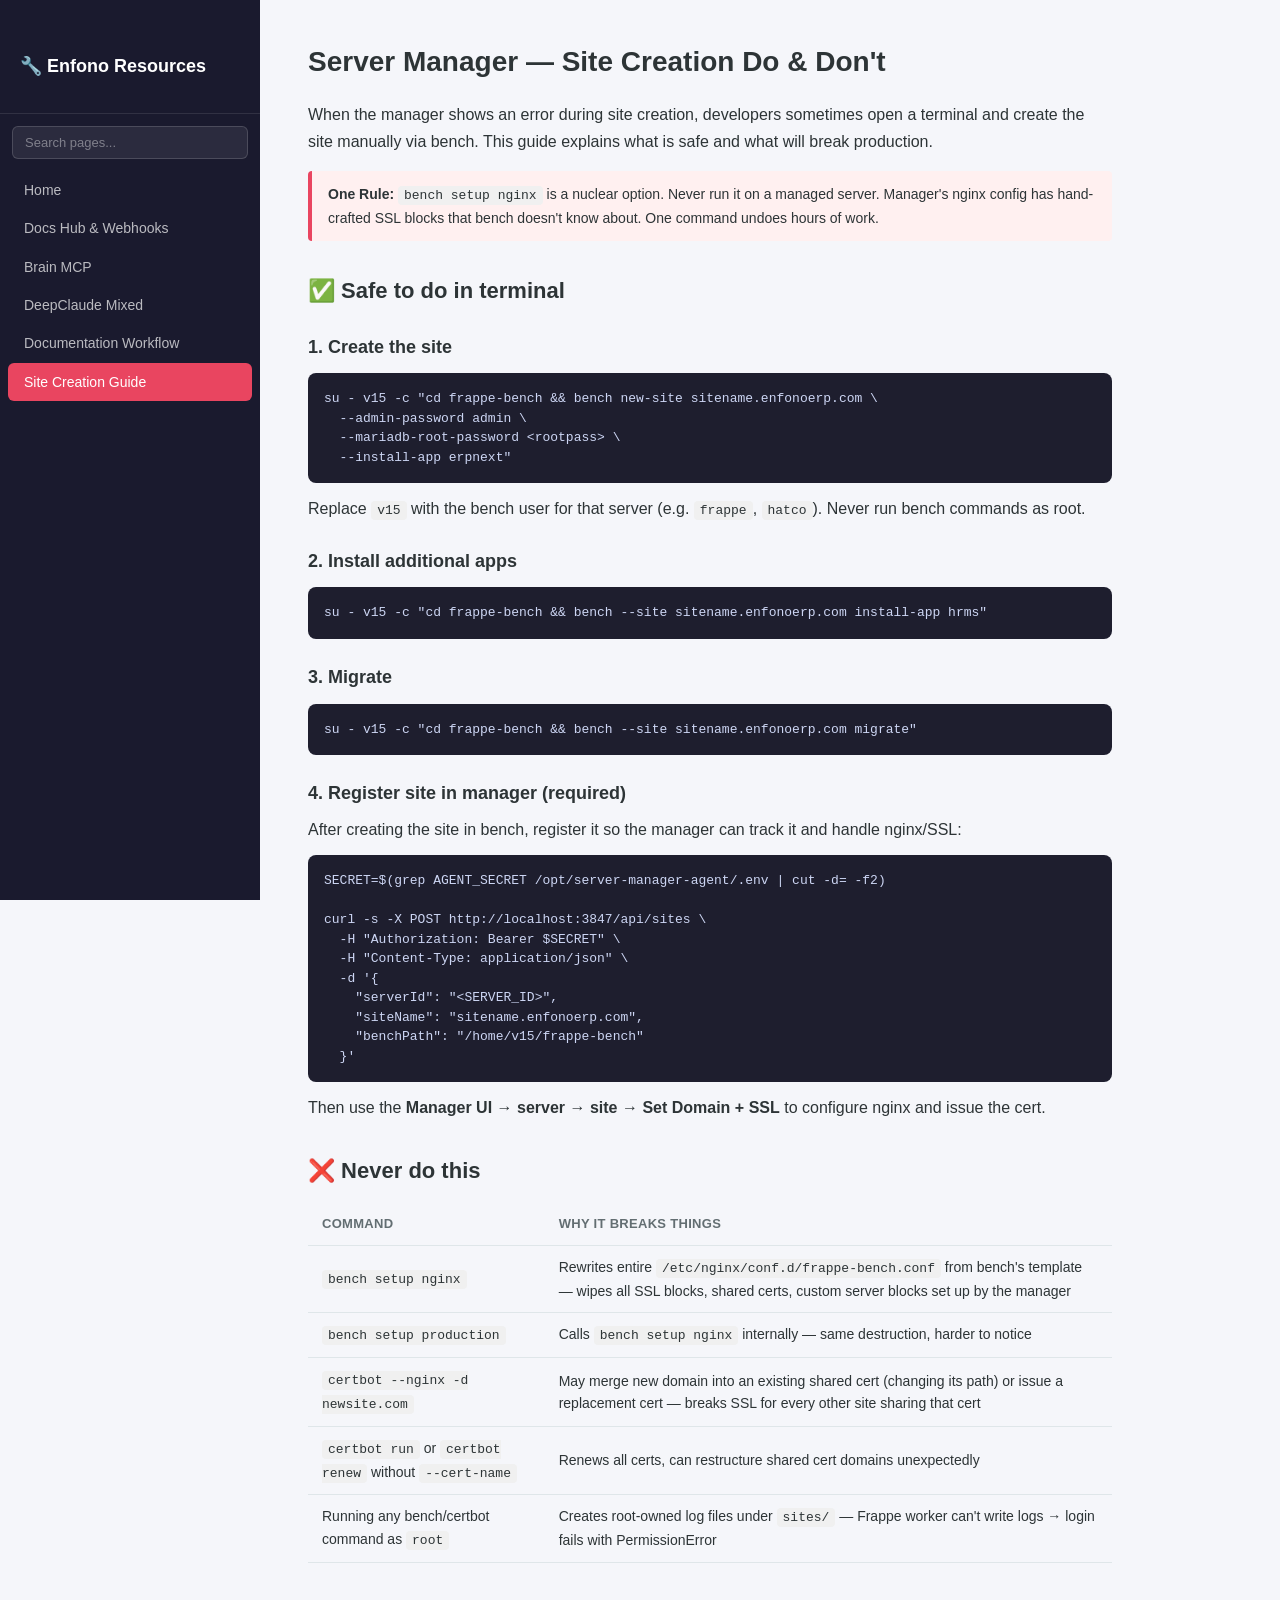
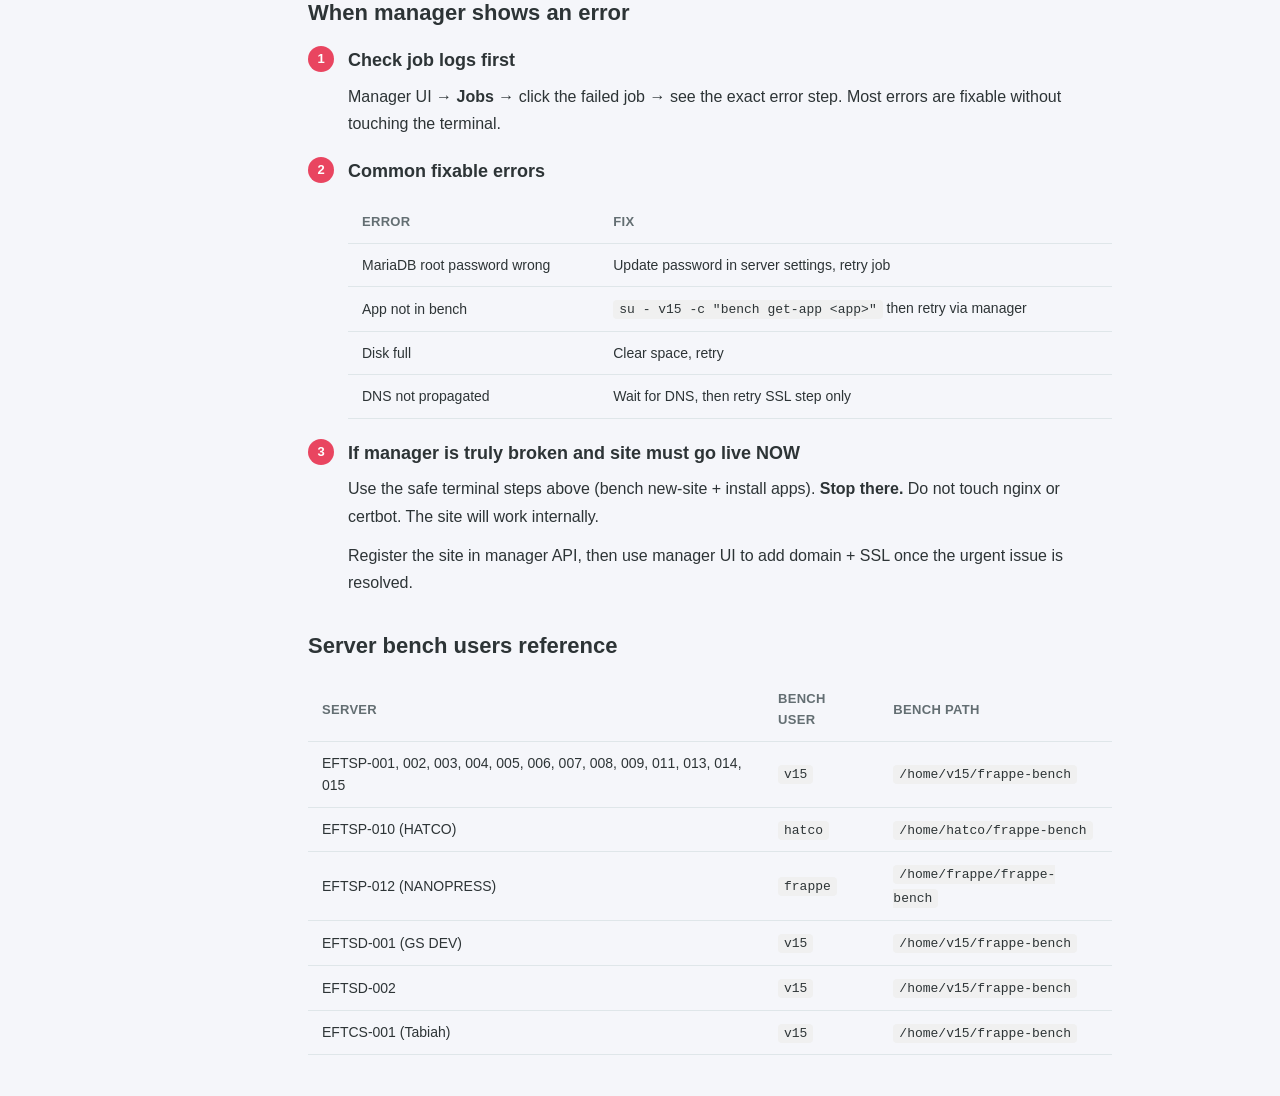
<file: pages/server-manager-site-creation.html>
<!DOCTYPE html>
<html lang="en">
<head>
  <meta charset="UTF-8">
  <meta name="viewport" content="width=device-width, initial-scale=1.0">
  <title>Server Manager — Site Creation Do &amp; Don't — Enfono Resources</title>
  <link rel="stylesheet" href="../css/style.css">
</head>
<body>
  <div class="layout">
    <nav class="sidebar" id="sidebar">
      <div class="sidebar-brand">
        <h2>🔧 Enfono Resources</h2>
      </div>
      <div class="sidebar-search">
        <input type="text" id="nav-search" placeholder="Search pages...">
      </div>
      <ul class="nav-list" id="nav-list">
        <li><a href="/" class="nav-link">Home</a></li>
        <li><a href="docs-hub-webhooks.html" class="nav-link">Docs Hub &amp; Webhooks</a></li>
        <li><a href="brain-mcp.html" class="nav-link">Brain MCP</a></li>
        <li><a href="deepclaude-mixed.html" class="nav-link">DeepClaude Mixed</a></li>
        <li><a href="documentation-workflow.html" class="nav-link">Documentation Workflow</a></li>
        <li><a href="server-manager-site-creation.html" class="nav-link active">Site Creation Guide</a></li>
      </ul>
    </nav>

    <main class="content">
      <h1>Server Manager — Site Creation Do &amp; Don't</h1>
      <p>
        When the manager shows an error during site creation, developers sometimes open a terminal and create the site
        manually via bench. This guide explains what is safe and what will break production.
      </p>

      <div class="callout callout-danger" style="background:#fff0f0;border-left:4px solid #e94560;padding:12px 16px;margin:16px 0;border-radius:4px;">
        <strong>One Rule:</strong> <code>bench setup nginx</code> is a nuclear option. Never run it on a managed server.
        Manager's nginx config has hand-crafted SSL blocks that bench doesn't know about. One command undoes hours of work.
      </div>

      <h2>✅ Safe to do in terminal</h2>

      <h3>1. Create the site</h3>
      <pre><code>su - v15 -c "cd frappe-bench && bench new-site sitename.enfonoerp.com \
  --admin-password admin \
  --mariadb-root-password &lt;rootpass&gt; \
  --install-app erpnext"</code></pre>
      <p>Replace <code>v15</code> with the bench user for that server (e.g. <code>frappe</code>, <code>hatco</code>). Never run bench commands as root.</p>

      <h3>2. Install additional apps</h3>
      <pre><code>su - v15 -c "cd frappe-bench && bench --site sitename.enfonoerp.com install-app hrms"</code></pre>

      <h3>3. Migrate</h3>
      <pre><code>su - v15 -c "cd frappe-bench && bench --site sitename.enfonoerp.com migrate"</code></pre>

      <h3>4. Register site in manager (required)</h3>
      <p>After creating the site in bench, register it so the manager can track it and handle nginx/SSL:</p>
      <pre><code>SECRET=$(grep AGENT_SECRET /opt/server-manager-agent/.env | cut -d= -f2)

curl -s -X POST http://localhost:3847/api/sites \
  -H "Authorization: Bearer $SECRET" \
  -H "Content-Type: application/json" \
  -d '{
    "serverId": "&lt;SERVER_ID&gt;",
    "siteName": "sitename.enfonoerp.com",
    "benchPath": "/home/v15/frappe-bench"
  }'</code></pre>
      <p>Then use the <strong>Manager UI → server → site → Set Domain + SSL</strong> to configure nginx and issue the cert.</p>

      <h2>❌ Never do this</h2>

      <table>
        <thead>
          <tr><th>Command</th><th>Why it breaks things</th></tr>
        </thead>
        <tbody>
          <tr>
            <td><code>bench setup nginx</code></td>
            <td>Rewrites entire <code>/etc/nginx/conf.d/frappe-bench.conf</code> from bench's template — wipes all SSL blocks, shared certs, custom server blocks set up by the manager</td>
          </tr>
          <tr>
            <td><code>bench setup production</code></td>
            <td>Calls <code>bench setup nginx</code> internally — same destruction, harder to notice</td>
          </tr>
          <tr>
            <td><code>certbot --nginx -d newsite.com</code></td>
            <td>May merge new domain into an existing shared cert (changing its path) or issue a replacement cert — breaks SSL for every other site sharing that cert</td>
          </tr>
          <tr>
            <td><code>certbot run</code> or <code>certbot renew</code> without <code>--cert-name</code></td>
            <td>Renews all certs, can restructure shared cert domains unexpectedly</td>
          </tr>
          <tr>
            <td>Running any bench/certbot command as <code>root</code></td>
            <td>Creates root-owned log files under <code>sites/</code> — Frappe worker can't write logs → login fails with PermissionError</td>
          </tr>
        </tbody>
      </table>

      <h2>When manager shows an error</h2>

      <ol class="steps">
        <li>
          <h3>Check job logs first</h3>
          <p>Manager UI → <strong>Jobs</strong> → click the failed job → see the exact error step. Most errors are fixable without touching the terminal.</p>
        </li>
        <li>
          <h3>Common fixable errors</h3>
          <table>
            <thead><tr><th>Error</th><th>Fix</th></tr></thead>
            <tbody>
              <tr><td>MariaDB root password wrong</td><td>Update password in server settings, retry job</td></tr>
              <tr><td>App not in bench</td><td><code>su - v15 -c "bench get-app &lt;app&gt;"</code> then retry via manager</td></tr>
              <tr><td>Disk full</td><td>Clear space, retry</td></tr>
              <tr><td>DNS not propagated</td><td>Wait for DNS, then retry SSL step only</td></tr>
            </tbody>
          </table>
        </li>
        <li>
          <h3>If manager is truly broken and site must go live NOW</h3>
          <p>Use the safe terminal steps above (bench new-site + install apps). <strong>Stop there.</strong> Do not touch nginx or certbot. The site will work internally.</p>
          <p>Register the site in manager API, then use manager UI to add domain + SSL once the urgent issue is resolved.</p>
        </li>
      </ol>

      <h2>Server bench users reference</h2>
      <table>
        <thead><tr><th>Server</th><th>Bench user</th><th>Bench path</th></tr></thead>
        <tbody>
          <tr><td>EFTSP-001, 002, 003, 004, 005, 006, 007, 008, 009, 011, 013, 014, 015</td><td><code>v15</code></td><td><code>/home/v15/frappe-bench</code></td></tr>
          <tr><td>EFTSP-010 (HATCO)</td><td><code>hatco</code></td><td><code>/home/hatco/frappe-bench</code></td></tr>
          <tr><td>EFTSP-012 (NANOPRESS)</td><td><code>frappe</code></td><td><code>/home/frappe/frappe-bench</code></td></tr>
          <tr><td>EFTSD-001 (GS DEV)</td><td><code>v15</code></td><td><code>/home/v15/frappe-bench</code></td></tr>
          <tr><td>EFTSD-002</td><td><code>v15</code></td><td><code>/home/v15/frappe-bench</code></td></tr>
          <tr><td>EFTCS-001 (Tabiah)</td><td><code>v15</code></td><td><code>/home/v15/frappe-bench</code></td></tr>
        </tbody>
      </table>

    </main>
  </div>
  <script src="../js/nav.js"></script>
</body>
</html>
</file>
<file: css/style.css>
:root {
  --sidebar-bg: #1a1a2e;
  --sidebar-hover: #16213e;
  --sidebar-active: #0f3460;
  --accent: #e94560;
  --accent-light: #ff6b81;
  --bg: #f5f6fa;
  --card-bg: #ffffff;
  --text: #2d3436;
  --text-light: #636e72;
  --border: #dfe6e9;
  --code-bg: #f0f0f0;
  --pre-bg: #1e1e2e;
  --pre-text: #cdd6f4;
}

* { margin: 0; padding: 0; box-sizing: border-box; }

body {
  font-family: -apple-system, BlinkMacSystemFont, 'Segoe UI', Roboto, sans-serif;
  background: var(--bg);
  color: var(--text);
  line-height: 1.6;
}

.layout { display: flex; min-height: 100vh; }

/* ── Sidebar ─────────────────────────────────────────────────────────────── */

.sidebar {
  width: 260px;
  background: var(--sidebar-bg);
  color: #fff;
  padding: 20px 0;
  position: fixed;
  top: 0;
  left: 0;
  bottom: 0;
  overflow-y: auto;
  z-index: 10;
}

.sidebar-brand {
  padding: 0 20px 20px;
  border-bottom: 1px solid rgba(255,255,255,0.1);
  margin-bottom: 12px;
}

.sidebar-brand h2 { font-size: 18px; color: #fff; }

.sidebar-search {
  padding: 0 12px 12px;
}

.sidebar-search input {
  width: 100%;
  padding: 8px 12px;
  border: 1px solid rgba(255,255,255,0.15);
  border-radius: 6px;
  background: rgba(255,255,255,0.08);
  color: #fff;
  font-size: 13px;
  outline: none;
  transition: border-color 0.2s;
}

.sidebar-search input::placeholder { color: rgba(255,255,255,0.4); }
.sidebar-search input:focus { border-color: var(--accent); }

.nav-list { list-style: none; padding: 0 8px; }

.nav-link {
  display: block;
  padding: 8px 16px;
  color: rgba(255,255,255,0.7);
  text-decoration: none;
  border-radius: 6px;
  font-size: 14px;
  transition: all 0.15s;
}

.nav-link:hover { background: var(--sidebar-hover); color: #fff; }
.nav-link.active { background: var(--accent); color: #fff; }

/* ── Content ─────────────────────────────────────────────────────────────── */

.content {
  margin-left: 260px;
  padding: 40px 48px;
  max-width: 900px;
  width: 100%;
}

h1 { font-size: 28px; margin-bottom: 16px; color: var(--text); }
h2 { font-size: 22px; margin: 32px 0 12px; color: var(--text); }
h3 { font-size: 18px; margin: 24px 0 8px; color: var(--text); }
h4 { font-size: 15px; margin: 20px 0 6px; color: var(--text); }

p { line-height: 1.7; margin-bottom: 12px; color: var(--text); }

a { color: var(--accent); text-decoration: none; }
a:hover { text-decoration: underline; }

code {
  background: var(--code-bg);
  padding: 2px 6px;
  border-radius: 4px;
  font-size: 13px;
  font-family: 'SF Mono', 'Fira Code', 'Fira Mono', monospace;
}

pre {
  background: var(--pre-bg);
  color: var(--pre-text);
  padding: 16px;
  border-radius: 8px;
  overflow-x: auto;
  margin: 12px 0;
  font-size: 13px;
  line-height: 1.5;
}

pre code {
  background: none;
  padding: 0;
  color: inherit;
  font-size: inherit;
}

/* ── Callouts ────────────────────────────────────────────────────────────── */

.callout {
  border-left: 4px solid var(--accent);
  background: #fef2f4;
  padding: 12px 16px;
  border-radius: 0 6px 6px 0;
  margin: 16px 0;
  font-size: 14px;
}

.callout-warning {
  border-left-color: #f59e0b;
  background: #fffbeb;
}

.callout-info {
  border-left-color: #3b82f6;
  background: #eff6ff;
}

.callout-tip {
  border-left-color: #10b981;
  background: #ecfdf5;
}

/* ── Tables ──────────────────────────────────────────────────────────────── */

table {
  width: 100%;
  border-collapse: collapse;
  margin: 16px 0;
  font-size: 14px;
}

th, td {
  text-align: left;
  padding: 10px 14px;
  border-bottom: 1px solid var(--border);
}

th {
  font-weight: 600;
  font-size: 13px;
  color: var(--text-light);
  text-transform: uppercase;
  letter-spacing: 0.3px;
  background: var(--bg);
}

tr:hover td { background: rgba(0,0,0,0.01); }

/* ── Steps ───────────────────────────────────────────────────────────────── */

.steps { counter-reset: step; list-style: none; padding: 0; margin: 16px 0; }

.steps li {
  counter-increment: step;
  position: relative;
  padding-left: 40px;
  margin-bottom: 20px;
}

.steps li::before {
  content: counter(step);
  position: absolute;
  left: 0;
  top: 0;
  width: 26px;
  height: 26px;
  background: var(--accent);
  color: #fff;
  border-radius: 50%;
  text-align: center;
  line-height: 26px;
  font-size: 13px;
  font-weight: 600;
}

.steps li h3 { margin-top: 0; }

/* ── Mobile ──────────────────────────────────────────────────────────────── */

@media (max-width: 768px) {
  .sidebar { width: 100%; position: relative; height: auto; padding: 12px; }
  .layout { flex-direction: column; }
  .content { margin-left: 0; padding: 20px; }
}
</file>
